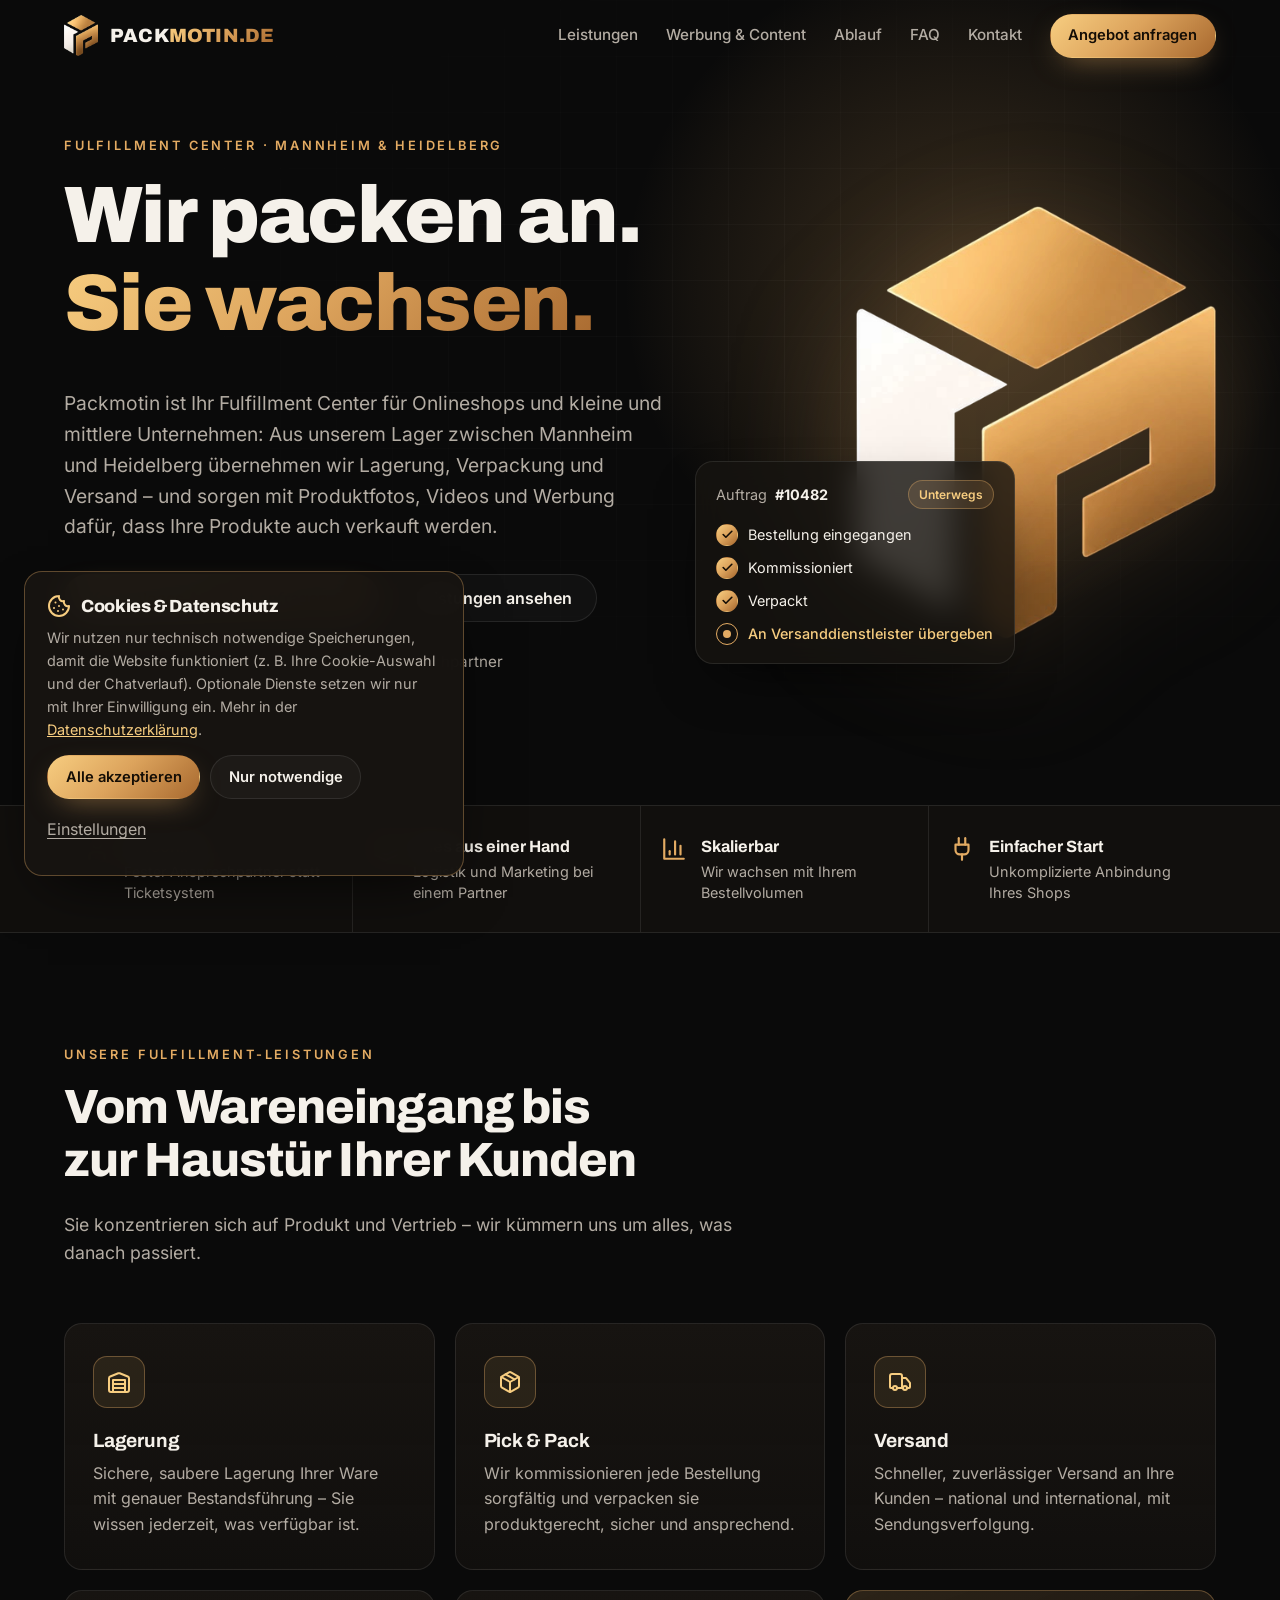
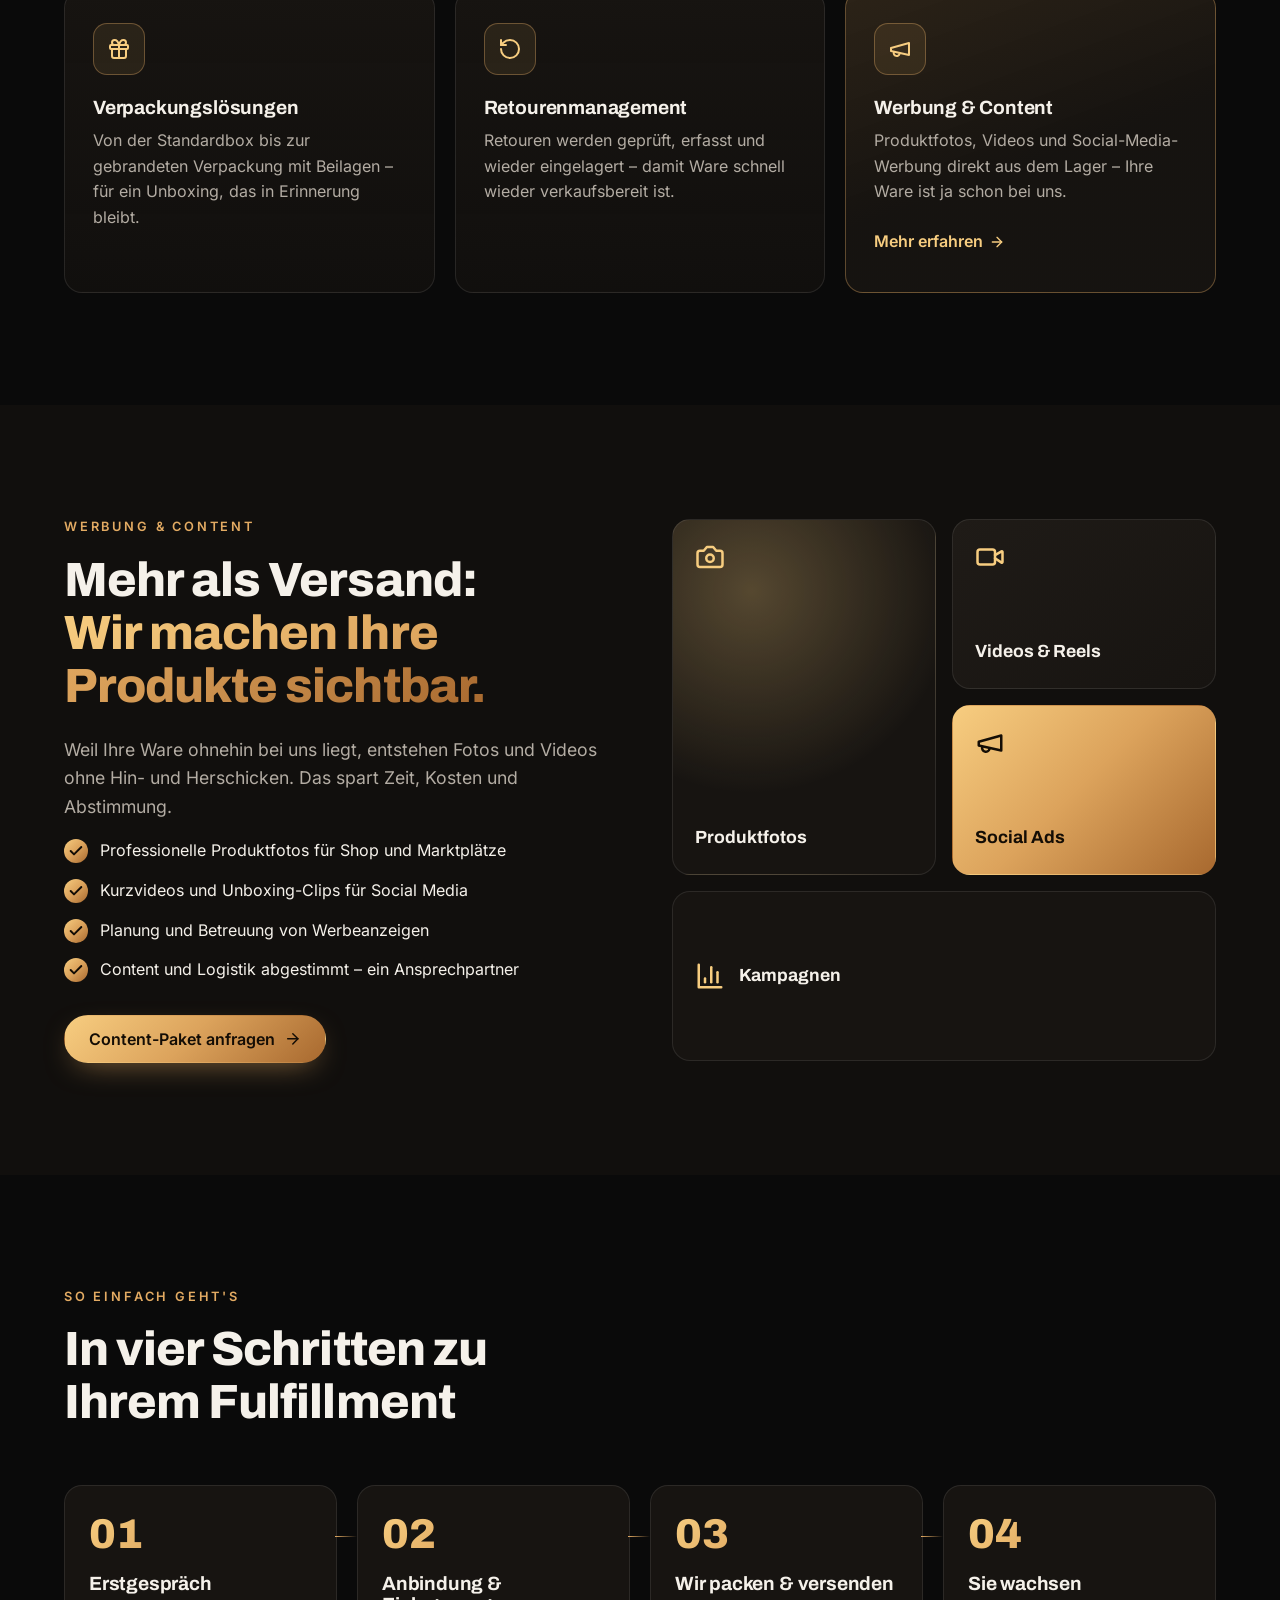
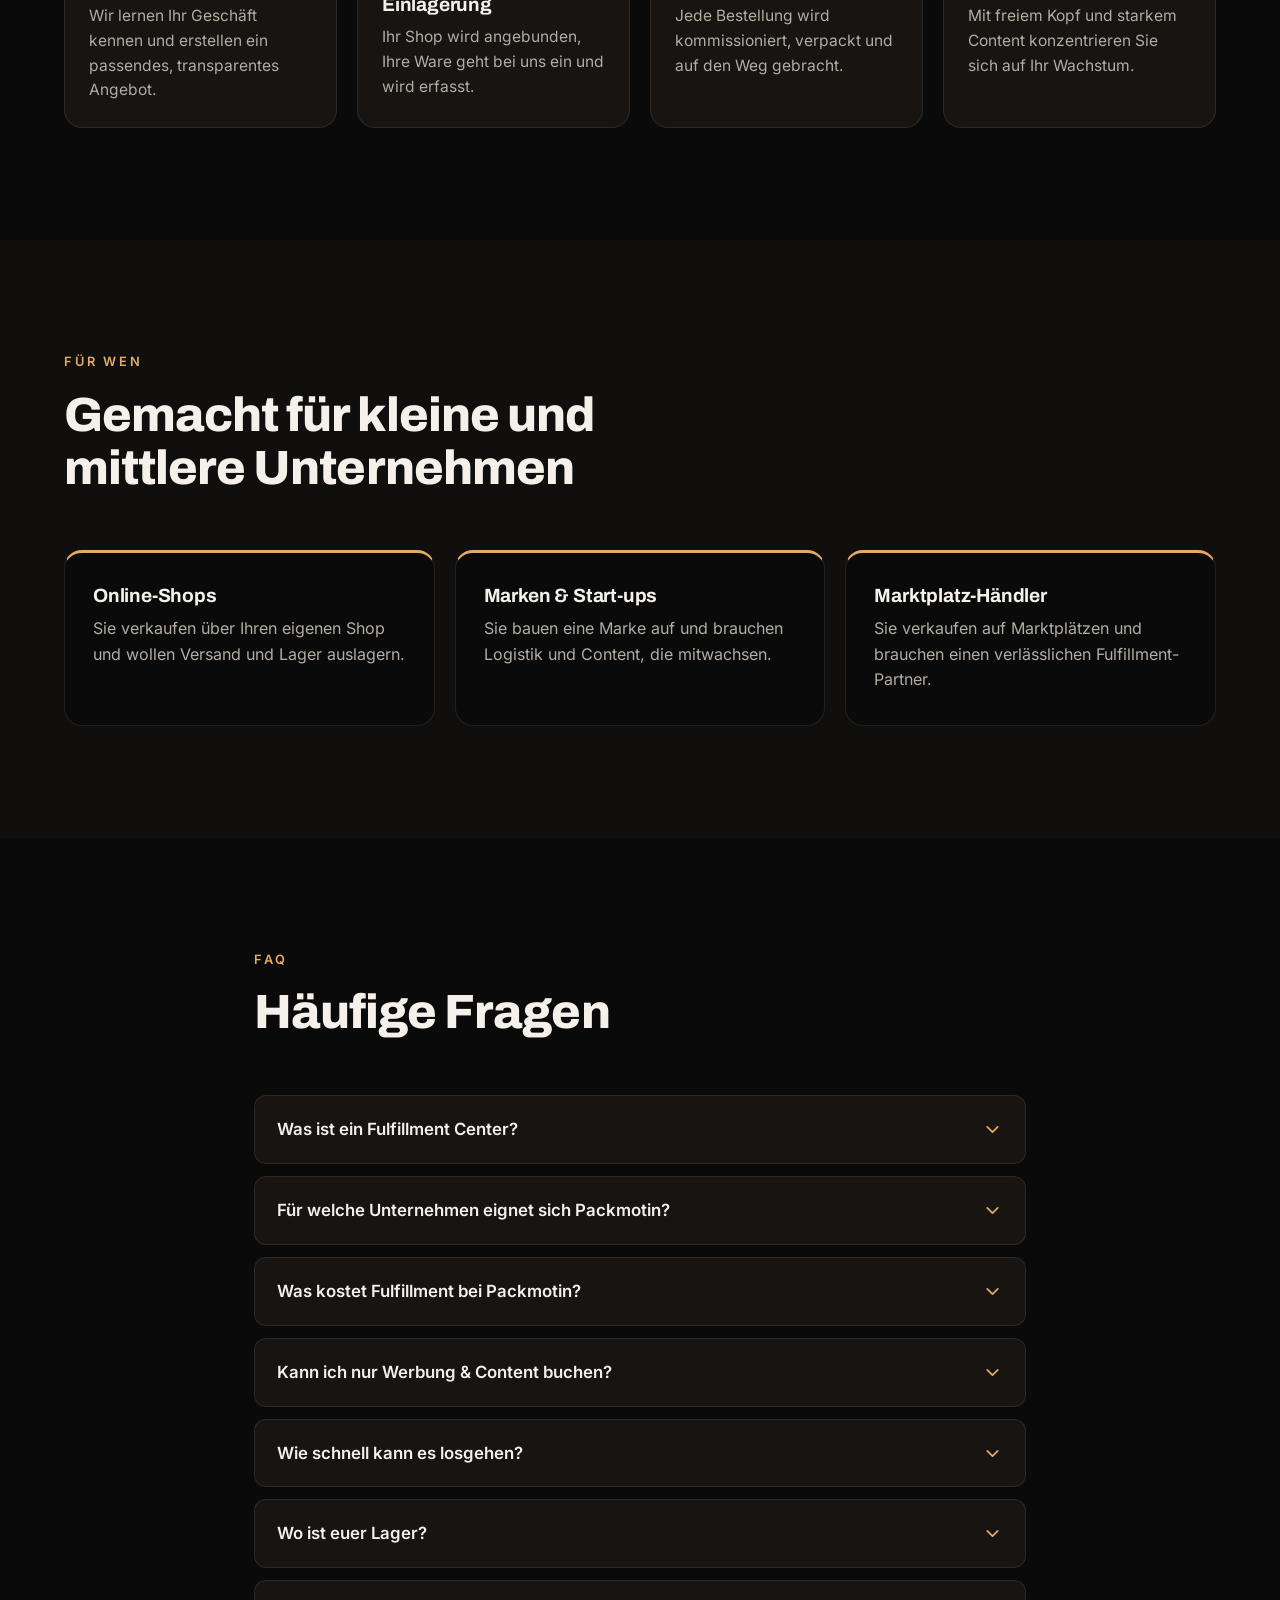
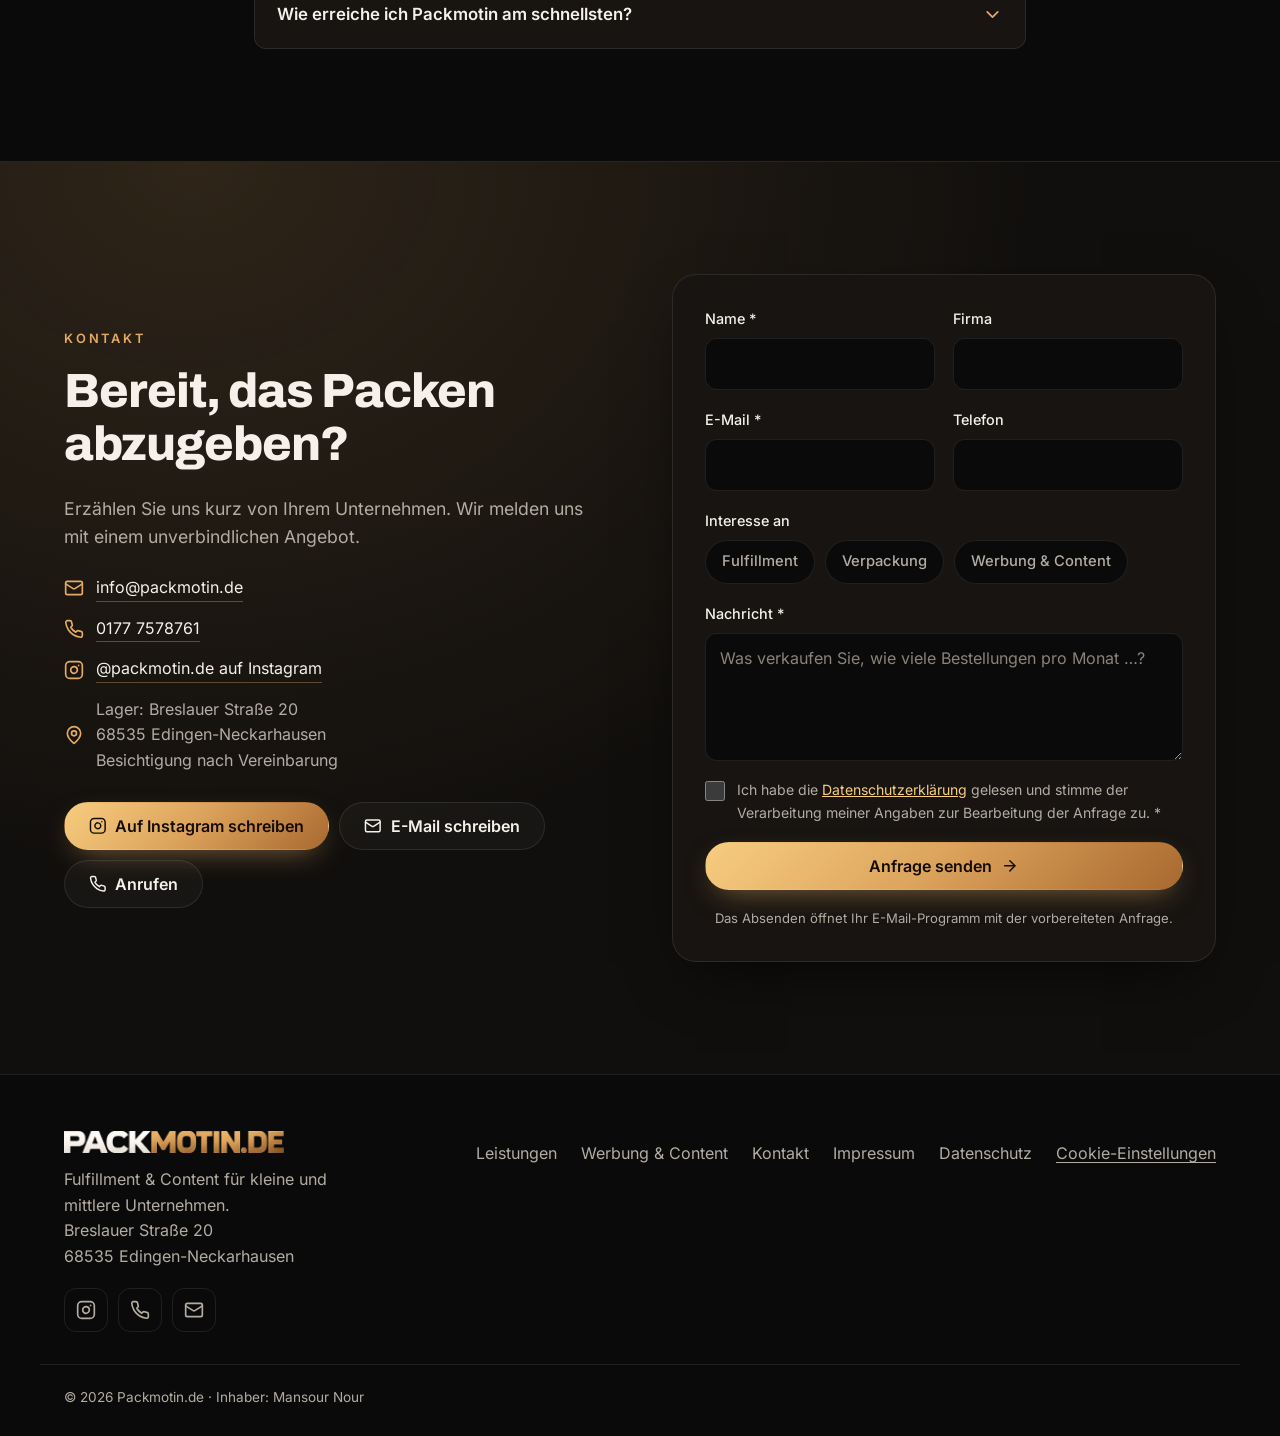
<file: index.html>
<!doctype html>
<html lang="de">
<head>
  <meta charset="utf-8">
  <script>
    // Send visitors on http:// or www. to https://packmotin.de (fallback when the server does not redirect)
    if (location.protocol === 'http:' || /^www\./i.test(location.hostname)) {
      if (/(^|\.)packmotin\.de$/i.test(location.hostname)) location.replace('https://packmotin.de' + location.pathname + location.search + location.hash);
    }
  </script>
  <meta name="viewport" content="width=device-width, initial-scale=1">
  <title>Fulfillment Center Mannheim &amp; Heidelberg | Packmotin</title>
  <meta name="description" content="Ihr Fulfillment Center zwischen Mannheim und Heidelberg: Lagerung, Pick &amp; Pack, Versand und Retouren für Onlineshops &amp; KMU – plus Produktfotos.">
  <link rel="canonical" href="https://packmotin.de/">
  <meta name="theme-color" content="#0a0a0a">
  <meta property="og:title" content="Packmotin – Fulfillment Center Mannheim &amp; Heidelberg">
  <meta property="og:description" content="Lagerung, Verpackung, Versand und Werbung für kleine und mittlere Unternehmen – aus einer Hand.">
  <meta property="og:image" content="https://packmotin.de/assets/og-image.jpg">
  <meta property="og:url" content="https://packmotin.de/">
  <meta property="og:site_name" content="Packmotin">
  <meta property="og:locale" content="de_DE">
  <meta property="og:type" content="website">
  <script type="application/ld+json">
  {
    "@context": "https://schema.org",
    "@type": "ProfessionalService",
    "name": "Packmotin",
    "alternateName": "Packmotin.de",
    "description": "Fulfillment Center in Edingen-Neckarhausen zwischen Mannheim und Heidelberg für kleine und mittlere Unternehmen: Lagerung, Pick & Pack, Versand, Retourenmanagement, Verpackungslösungen sowie Werbung & Content.",
    "url": "https://packmotin.de/",
    "logo": "https://packmotin.de/assets/logo-mark.png",
    "image": "https://packmotin.de/assets/og-image.jpg",
    "telephone": "+49 177 7578761",
    "email": "info@packmotin.de",
    "founder": { "@type": "Person", "name": "Mansour Nour" },
    "address": {
      "@type": "PostalAddress",
      "streetAddress": "Breslauer Straße 20",
      "postalCode": "68535",
      "addressLocality": "Edingen-Neckarhausen",
      "addressRegion": "Baden-Württemberg",
      "addressCountry": "DE"
    },
    "areaServed": { "@type": "Country", "name": "Deutschland" },
    "sameAs": ["https://www.instagram.com/packmotin.de/"],
    "knowsAbout": ["E-Commerce Fulfillment", "Lagerlogistik", "Pick & Pack", "Versand", "Retourenmanagement", "Produktfotografie", "Social-Media-Werbung"]
  }
  </script>
  <link rel="icon" href="/favicon.ico" sizes="48x48">
  <link rel="icon" type="image/png" sizes="32x32" href="/favicon-32x32.png">
  <link rel="apple-touch-icon" href="/apple-touch-icon.png">
  <link rel="preload" href="assets/fonts/archivo-latin-wght-normal.woff2" as="font" type="font/woff2" crossorigin>
  <link rel="preload" href="assets/fonts/inter-latin-wght-normal.woff2" as="font" type="font/woff2" crossorigin>
  <link rel="stylesheet" href="styles.css">
  <script>document.documentElement.classList.add('js')</script>
</head>
<body>
  <!-- Icon sprite (Lucide, ISC license) -->
  <svg width="0" height="0" style="position:absolute" aria-hidden="true">
    <defs>
      <symbol id="i-warehouse" viewBox="0 0 24 24"><path d="M22 8.35V20a2 2 0 0 1-2 2H4a2 2 0 0 1-2-2V8.35A2 2 0 0 1 3.26 6.5l8-3.2a2 2 0 0 1 1.48 0l8 3.2A2 2 0 0 1 22 8.35Z"/><path d="M6 18h12"/><path d="M6 14h12"/><rect width="12" height="12" x="6" y="10"/></symbol>
      <symbol id="i-package" viewBox="0 0 24 24"><path d="m7.5 4.27 9 5.15"/><path d="M21 8a2 2 0 0 0-1-1.73l-7-4a2 2 0 0 0-2 0l-7 4A2 2 0 0 0 3 8v8a2 2 0 0 0 1 1.73l7 4a2 2 0 0 0 2 0l7-4A2 2 0 0 0 21 16Z"/><path d="m3.3 7 8.7 5 8.7-5"/><path d="M12 22V12"/></symbol>
      <symbol id="i-truck" viewBox="0 0 24 24"><path d="M14 18V6a2 2 0 0 0-2-2H4a2 2 0 0 0-2 2v11a1 1 0 0 0 1 1h2"/><path d="M15 18H9"/><path d="M19 18h2a1 1 0 0 0 1-1v-3.65a1 1 0 0 0-.22-.624l-3.48-4.35A1 1 0 0 0 17.52 8H14"/><circle cx="17" cy="18" r="2"/><circle cx="7" cy="18" r="2"/></symbol>
      <symbol id="i-return" viewBox="0 0 24 24"><path d="M3 12a9 9 0 1 0 9-9 9.75 9.75 0 0 0-6.74 2.74L3 8"/><path d="M3 3v5h5"/></symbol>
      <symbol id="i-gift" viewBox="0 0 24 24"><rect x="3" y="8" width="18" height="4" rx="1"/><path d="M12 8v13"/><path d="M19 12v7a2 2 0 0 1-2 2H7a2 2 0 0 1-2-2v-7"/><path d="M7.5 8a2.5 2.5 0 0 1 0-5A4.8 8 0 0 1 12 8a4.8 8 0 0 1 4.5-5 2.5 2.5 0 0 1 0 5"/></symbol>
      <symbol id="i-megaphone" viewBox="0 0 24 24"><path d="m3 11 18-5v12L3 14v-3z"/><path d="M11.6 16.8a3 3 0 1 1-5.8-1.6"/></symbol>
      <symbol id="i-camera" viewBox="0 0 24 24"><path d="M14.5 4h-5L7 7H4a2 2 0 0 0-2 2v9a2 2 0 0 0 2 2h16a2 2 0 0 0 2-2V9a2 2 0 0 0-2-2h-3l-2.5-3z"/><circle cx="12" cy="13" r="3"/></symbol>
      <symbol id="i-video" viewBox="0 0 24 24"><path d="m16 13 5.223 3.482a.5.5 0 0 0 .777-.416V7.87a.5.5 0 0 0-.752-.432L16 10.5"/><rect x="2" y="6" width="14" height="12" rx="2"/></symbol>
      <symbol id="i-chart" viewBox="0 0 24 24"><path d="M3 3v18h18"/><path d="M18 17V9"/><path d="M13 17V5"/><path d="M8 17v-3"/></symbol>
      <symbol id="i-check" viewBox="0 0 24 24"><path d="M20 6 9 17l-5-5"/></symbol>
      <symbol id="i-arrow" viewBox="0 0 24 24"><path d="M5 12h14"/><path d="m12 5 7 7-7 7"/></symbol>
      <symbol id="i-user" viewBox="0 0 24 24"><path d="M19 21v-2a4 4 0 0 0-4-4H9a4 4 0 0 0-4 4v2"/><circle cx="12" cy="7" r="4"/></symbol>
      <symbol id="i-plug" viewBox="0 0 24 24"><path d="M12 22v-5"/><path d="M9 8V2"/><path d="M15 8V2"/><path d="M18 8v5a4 4 0 0 1-4 4h-4a4 4 0 0 1-4-4V8Z"/></symbol>
      <symbol id="i-layers" viewBox="0 0 24 24"><path d="m12.83 2.18a2 2 0 0 0-1.66 0L2.6 6.08a1 1 0 0 0 0 1.83l8.58 3.91a2 2 0 0 0 1.66 0l8.58-3.9a1 1 0 0 0 0-1.83Z"/><path d="m22 17.65-9.17 4.16a2 2 0 0 1-1.66 0L2 17.65"/><path d="m22 12.65-9.17 4.16a2 2 0 0 1-1.66 0L2 12.65"/></symbol>
      <symbol id="i-mail" viewBox="0 0 24 24"><rect width="20" height="16" x="2" y="4" rx="2"/><path d="m22 7-8.97 5.7a1.94 1.94 0 0 1-2.06 0L2 7"/></symbol>
      <symbol id="i-phone" viewBox="0 0 24 24"><path d="M22 16.92v3a2 2 0 0 1-2.18 2 19.79 19.79 0 0 1-8.63-3.07 19.5 19.5 0 0 1-6-6 19.79 19.79 0 0 1-3.07-8.67A2 2 0 0 1 4.11 2h3a2 2 0 0 1 2 1.72 12.84 12.84 0 0 0 .7 2.81 2 2 0 0 1-.45 2.11L8.09 9.91a16 16 0 0 0 6 6l1.27-1.27a2 2 0 0 1 2.11-.45 12.84 12.84 0 0 0 2.81.7A2 2 0 0 1 22 16.92z"/></symbol>
      <symbol id="i-pin" viewBox="0 0 24 24"><path d="M20 10c0 4.993-5.539 10.193-7.399 11.799a1 1 0 0 1-1.202 0C9.539 20.193 4 14.993 4 10a8 8 0 0 1 16 0"/><circle cx="12" cy="10" r="3"/></symbol>
      <symbol id="i-menu" viewBox="0 0 24 24"><path d="M4 6h16"/><path d="M4 12h16"/><path d="M4 18h16"/></symbol>
      <symbol id="i-x" viewBox="0 0 24 24"><path d="M18 6 6 18"/><path d="m6 6 12 12"/></symbol>
      <symbol id="i-instagram" viewBox="0 0 24 24"><rect width="20" height="20" x="2" y="2" rx="5" ry="5"/><path d="M16 11.37A4 4 0 1 1 12.63 8 4 4 0 0 1 16 11.37z"/><path d="M17.5 6.5h.01"/></symbol>
      <symbol id="i-chat" viewBox="0 0 24 24"><path d="M7.9 20A9 9 0 1 0 4 16.1L2 22Z"/></symbol>
      <symbol id="i-send" viewBox="0 0 24 24"><path d="M14.536 21.686a.5.5 0 0 0 .937-.024l6.5-19a.496.496 0 0 0-.635-.635l-19 6.5a.5.5 0 0 0-.024.937l7.93 3.18a2 2 0 0 1 1.112 1.11z"/><path d="m21.854 2.147-10.94 10.939"/></symbol>
      <symbol id="i-bot" viewBox="0 0 24 24"><path d="M12 8V4H8"/><rect width="16" height="12" x="4" y="8" rx="2"/><path d="M2 14h2"/><path d="M20 14h2"/><path d="M15 13v2"/><path d="M9 13v2"/></symbol>
      <symbol id="i-cookie" viewBox="0 0 24 24"><path d="M12 2a10 10 0 1 0 10 10 4 4 0 0 1-5-5 4 4 0 0 1-5-5"/><path d="M8.5 8.5v.01"/><path d="M16 15.5v.01"/><path d="M12 12v.01"/><path d="M11 17v.01"/><path d="M7 14v.01"/></symbol>
      <symbol id="i-chevron" viewBox="0 0 24 24"><path d="m6 9 6 6 6-6"/></symbol>
    </defs>
  </svg>

  <a class="skip-link" href="#main">Zum Inhalt springen</a>

  <header class="site-header" id="top">
    <div class="container header-inner">
      <a class="brand" href="#top" aria-label="Packmotin – zur Startseite">
        <img src="assets/logo-mark.png" alt="" width="34" height="41">
        <span class="brand-text"><span class="brand-pack">PACK</span><span class="brand-motin">MOTIN.DE</span></span>
      </a>
      <input class="nav-check" type="checkbox" id="nav-check" aria-hidden="true" tabindex="-1">
      <nav class="nav" id="nav" aria-label="Hauptnavigation">
        <a href="#leistungen">Leistungen</a>
        <a href="#content">Werbung &amp; Content</a>
        <a href="#ablauf">Ablauf</a>
        <a href="#faq">FAQ</a>
        <a href="#kontakt">Kontakt</a>
        <a class="btn btn-gold btn-sm nav-cta" href="#kontakt">Angebot anfragen</a>
      </nav>
      <label class="nav-toggle" for="nav-check" role="button" tabindex="0" aria-controls="nav" aria-expanded="false" aria-label="Menü öffnen">
        <svg class="icon"><use href="#i-menu"/></svg>
      </label>
    </div>
  </header>

  <main id="main">
    <!-- Hero -->
    <section class="hero">
      <div class="hero-glow" aria-hidden="true"></div>
      <div class="container hero-grid">
        <div class="hero-copy">
          <p class="eyebrow reveal">Fulfillment Center · Mannheim &amp; Heidelberg</p>
          <h1 class="reveal">Wir packen&nbsp;an.<br><span class="gold-text">Sie wachsen.</span></h1>
          <p class="lead reveal">Packmotin ist Ihr Fulfillment Center für Onlineshops und kleine und mittlere Unternehmen: Aus unserem Lager zwischen Mannheim und Heidelberg übernehmen wir Lagerung, Verpackung und Versand – und sorgen mit Produktfotos, Videos und Werbung dafür, dass Ihre Produkte auch verkauft werden.</p>
          <div class="hero-actions reveal">
            <a class="btn btn-gold" href="#kontakt">Kostenloses Angebot anfragen <svg class="icon"><use href="#i-arrow"/></svg></a>
            <a class="btn btn-ghost" href="#leistungen">Leistungen ansehen</a>
          </div>
          <ul class="hero-points reveal">
            <li><svg class="icon"><use href="#i-check"/></svg>Alles aus einer Hand</li>
            <li><svg class="icon"><use href="#i-check"/></svg>Persönlicher Ansprechpartner</li>
            <li><svg class="icon"><use href="#i-check"/></svg>Flexibel mit Ihnen skalierbar</li>
          </ul>
        </div>

        <div class="hero-visual reveal" aria-hidden="true">
          <img class="hero-mark" src="assets/logo-mark.png" alt="" width="425" height="512">
          <div class="order-card">
            <div class="order-head">
              <span class="order-label">Auftrag</span>
              <span class="order-id">#10482</span>
              <span class="status-pill">Unterwegs</span>
            </div>
            <ol class="order-steps">
              <li class="done"><span class="dot"><svg class="icon"><use href="#i-check"/></svg></span>Bestellung eingegangen</li>
              <li class="done"><span class="dot"><svg class="icon"><use href="#i-check"/></svg></span>Kommissioniert</li>
              <li class="done"><span class="dot"><svg class="icon"><use href="#i-check"/></svg></span>Verpackt</li>
              <li class="active"><span class="dot"></span>An Versanddienstleister übergeben</li>
            </ol>
          </div>
        </div>
      </div>
    </section>

    <!-- Value strip -->
    <section class="strip" aria-label="Vorteile">
      <div class="container strip-grid">
        <div class="strip-item reveal"><svg class="icon"><use href="#i-user"/></svg><div><strong>Persönlich</strong><span>Fester Ansprechpartner statt Ticketsystem</span></div></div>
        <div class="strip-item reveal"><svg class="icon"><use href="#i-layers"/></svg><div><strong>Alles aus einer Hand</strong><span>Logistik und Marketing bei einem Partner</span></div></div>
        <div class="strip-item reveal"><svg class="icon"><use href="#i-chart"/></svg><div><strong>Skalierbar</strong><span>Wir wachsen mit Ihrem Bestellvolumen</span></div></div>
        <div class="strip-item reveal"><svg class="icon"><use href="#i-plug"/></svg><div><strong>Einfacher Start</strong><span>Unkomplizierte Anbindung Ihres Shops</span></div></div>
      </div>
    </section>

    <!-- Services -->
    <section class="section" id="leistungen">
      <div class="container">
        <div class="section-head reveal">
          <p class="eyebrow">Unsere Fulfillment-Leistungen</p>
          <h2>Vom Wareneingang bis zur Haustür Ihrer Kunden</h2>
          <p class="section-lead">Sie konzentrieren sich auf Produkt und Vertrieb – wir kümmern uns um alles, was danach passiert.</p>
        </div>
        <div class="cards">
          <article class="card reveal">
            <div class="card-icon"><svg class="icon"><use href="#i-warehouse"/></svg></div>
            <h3>Lagerung</h3>
            <p>Sichere, saubere Lagerung Ihrer Ware mit genauer Bestandsführung – Sie wissen jederzeit, was verfügbar ist.</p>
          </article>
          <article class="card reveal">
            <div class="card-icon"><svg class="icon"><use href="#i-package"/></svg></div>
            <h3>Pick &amp; Pack</h3>
            <p>Wir kommissionieren jede Bestellung sorgfältig und verpacken sie produktgerecht, sicher und ansprechend.</p>
          </article>
          <article class="card reveal">
            <div class="card-icon"><svg class="icon"><use href="#i-truck"/></svg></div>
            <h3>Versand</h3>
            <p>Schneller, zuverlässiger Versand an Ihre Kunden – national und international, mit Sendungsverfolgung.</p>
          </article>
          <article class="card reveal">
            <div class="card-icon"><svg class="icon"><use href="#i-gift"/></svg></div>
            <h3>Verpackungslösungen</h3>
            <p>Von der Standardbox bis zur gebrandeten Verpackung mit Beilagen – für ein Unboxing, das in Erinnerung bleibt.</p>
          </article>
          <article class="card reveal">
            <div class="card-icon"><svg class="icon"><use href="#i-return"/></svg></div>
            <h3>Retourenmanagement</h3>
            <p>Retouren werden geprüft, erfasst und wieder eingelagert – damit Ware schnell wieder verkaufsbereit ist.</p>
          </article>
          <article class="card card-highlight reveal">
            <div class="card-icon"><svg class="icon"><use href="#i-megaphone"/></svg></div>
            <h3>Werbung &amp; Content</h3>
            <p>Produktfotos, Videos und Social-Media-Werbung direkt aus dem Lager – Ihre Ware ist ja schon bei uns.</p>
            <a class="card-link" href="#content">Mehr erfahren <svg class="icon"><use href="#i-arrow"/></svg></a>
          </article>
        </div>
      </div>
    </section>

    <!-- Content -->
    <section class="section section-alt" id="content">
      <div class="container split">
        <div class="split-copy reveal">
          <p class="eyebrow">Werbung &amp; Content</p>
          <h2>Mehr als Versand: <span class="gold-text">Wir machen Ihre Produkte sichtbar.</span></h2>
          <p class="section-lead">Weil Ihre Ware ohnehin bei uns liegt, entstehen Fotos und Videos ohne Hin- und Herschicken. Das spart Zeit, Kosten und Abstimmung.</p>
          <ul class="checklist">
            <li><svg class="icon"><use href="#i-check"/></svg>Professionelle Produktfotos für Shop und Marktplätze</li>
            <li><svg class="icon"><use href="#i-check"/></svg>Kurzvideos und Unboxing-Clips für Social Media</li>
            <li><svg class="icon"><use href="#i-check"/></svg>Planung und Betreuung von Werbeanzeigen</li>
            <li><svg class="icon"><use href="#i-check"/></svg>Content und Logistik abgestimmt – ein Ansprechpartner</li>
          </ul>
          <a class="btn btn-gold" href="#kontakt">Content-Paket anfragen <svg class="icon"><use href="#i-arrow"/></svg></a>
        </div>
        <div class="content-tiles reveal" aria-hidden="true">
          <div class="tile tile-a"><svg class="icon"><use href="#i-camera"/></svg><span>Produktfotos</span></div>
          <div class="tile tile-b"><svg class="icon"><use href="#i-video"/></svg><span>Videos &amp; Reels</span></div>
          <div class="tile tile-c"><svg class="icon"><use href="#i-megaphone"/></svg><span>Social Ads</span></div>
          <div class="tile tile-d"><svg class="icon"><use href="#i-chart"/></svg><span>Kampagnen</span></div>
        </div>
      </div>
    </section>

    <!-- Process -->
    <section class="section" id="ablauf">
      <div class="container">
        <div class="section-head reveal">
          <p class="eyebrow">So einfach geht's</p>
          <h2>In vier Schritten zu Ihrem Fulfillment</h2>
        </div>
        <ol class="steps">
          <li class="step reveal">
            <span class="step-num">01</span>
            <h3>Erstgespräch</h3>
            <p>Wir lernen Ihr Geschäft kennen und erstellen ein passendes, transparentes Angebot.</p>
          </li>
          <li class="step reveal">
            <span class="step-num">02</span>
            <h3>Anbindung &amp; Einlagerung</h3>
            <p>Ihr Shop wird angebunden, Ihre Ware geht bei uns ein und wird erfasst.</p>
          </li>
          <li class="step reveal">
            <span class="step-num">03</span>
            <h3>Wir packen &amp; versenden</h3>
            <p>Jede Bestellung wird kommissioniert, verpackt und auf den Weg gebracht.</p>
          </li>
          <li class="step reveal">
            <span class="step-num">04</span>
            <h3>Sie wachsen</h3>
            <p>Mit freiem Kopf und starkem Content konzentrieren Sie sich auf Ihr Wachstum.</p>
          </li>
        </ol>
      </div>
    </section>

    <!-- Audience -->
    <section class="section section-alt" id="fuer-wen">
      <div class="container">
        <div class="section-head reveal">
          <p class="eyebrow">Für wen</p>
          <h2>Gemacht für kleine und mittlere Unternehmen</h2>
        </div>
        <div class="audience">
          <div class="audience-item reveal">
            <h3>Online-Shops</h3>
            <p>Sie verkaufen über Ihren eigenen Shop und wollen Versand und Lager auslagern.</p>
          </div>
          <div class="audience-item reveal">
            <h3>Marken &amp; Start-ups</h3>
            <p>Sie bauen eine Marke auf und brauchen Logistik und Content, die mitwachsen.</p>
          </div>
          <div class="audience-item reveal">
            <h3>Marktplatz-Händler</h3>
            <p>Sie verkaufen auf Marktplätzen und brauchen einen verlässlichen Fulfillment-Partner.</p>
          </div>
        </div>
      </div>
    </section>

    <!-- FAQ -->
    <section class="section" id="faq">
      <div class="container narrow">
        <div class="section-head reveal">
          <p class="eyebrow">FAQ</p>
          <h2>Häufige Fragen</h2>
        </div>
        <div class="faq">
          <details class="reveal">
            <summary>Was ist ein Fulfillment Center?<svg class="icon"><use href="#i-chevron"/></svg></summary>
            <p>Ein Fulfillment Center übernimmt für Onlinehändler alle Schritte nach der Bestellung: Ware einlagern, Bestellungen kommissionieren und verpacken, an den Kunden versenden und Retouren bearbeiten. Als Fulfillment-Dienstleister für kleine und mittlere Unternehmen übernimmt Packmotin genau das – und auf Wunsch auch Produktfotos und Werbung.</p>
          </details>
          <details class="reveal">
            <summary>Für welche Unternehmen eignet sich Packmotin?<svg class="icon"><use href="#i-chevron"/></svg></summary>
            <p>Für kleine und mittlere Unternehmen, die physische Produkte online verkaufen und Lager, Versand oder Marketing nicht mehr selbst stemmen möchten.</p>
          </details>
          <details class="reveal">
            <summary>Was kostet Fulfillment bei Packmotin?<svg class="icon"><use href="#i-chevron"/></svg></summary>
            <p>Das hängt von Ihren Produkten, dem Bestellvolumen und dem gewünschten Service ab. Nach einem kurzen Gespräch erhalten Sie ein individuelles, transparentes Angebot.</p>
          </details>
          <details class="reveal">
            <summary>Kann ich nur Werbung &amp; Content buchen?<svg class="icon"><use href="#i-chevron"/></svg></summary>
            <p>Ja. Sie können Fulfillment und Content einzeln oder kombiniert buchen. Am meisten sparen Sie, wenn beides zusammenläuft, weil Ihre Ware schon bei uns ist.</p>
          </details>
          <details class="reveal">
            <summary>Wie schnell kann es losgehen?<svg class="icon"><use href="#i-chevron"/></svg></summary>
            <p>Nach dem Erstgespräch planen wir gemeinsam die Anbindung Ihres Shops und die Einlagerung. Den genauen Zeitplan stimmen wir mit Ihnen ab.</p>
          </details>
          <details class="reveal">
            <summary>Wo ist euer Lager?<svg class="icon"><use href="#i-chevron"/></svg></summary>
            <p>In Edingen-Neckarhausen (Breslauer Straße 20), zwischen Mannheim und Heidelberg. Von dort versenden wir deutschlandweit. Gern zeigen wir Ihnen das Lager persönlich – vereinbaren Sie einfach einen Termin unter <a href="tel:+491777578761">0177 7578761</a>.</p>
          </details>
          <details class="reveal">
            <summary>Wie erreiche ich Packmotin am schnellsten?<svg class="icon"><use href="#i-chevron"/></svg></summary>
            <p>Telefonisch unter <a href="tel:+491777578761">0177 7578761</a>, per E-Mail an <a href="mailto:info@packmotin.de?subject=Anfrage%20%C3%BCber%20packmotin.de">info@packmotin.de</a> oder per Direktnachricht auf <a href="https://ig.me/m/packmotin.de">Instagram</a>.</p>
          </details>
        </div>
      </div>
    </section>

    <!-- Contact -->
    <section class="section section-cta" id="kontakt">
      <div class="container split">
        <div class="split-copy reveal">
          <p class="eyebrow">Kontakt</p>
          <h2>Bereit, das Packen abzugeben?</h2>
          <p class="section-lead">Erzählen Sie uns kurz von Ihrem Unternehmen. Wir melden uns mit einem unverbindlichen Angebot.</p>
          <ul class="contact-list">
            <li><svg class="icon"><use href="#i-mail"/></svg><a href="mailto:info@packmotin.de?subject=Anfrage%20%C3%BCber%20packmotin.de">info@packmotin.de</a></li>
            <li><svg class="icon"><use href="#i-phone"/></svg><a href="tel:+491777578761">0177 7578761</a></li>
            <li><svg class="icon"><use href="#i-instagram"/></svg><a href="https://ig.me/m/packmotin.de">@packmotin.de auf Instagram</a></li>
            <li><svg class="icon"><use href="#i-pin"/></svg><span>Lager: Breslauer Straße 20<br>68535 Edingen-Neckarhausen<br>Besichtigung nach Vereinbarung</span></li>
          </ul>
          <div class="quick-contact">
            <a class="btn btn-gold" href="https://ig.me/m/packmotin.de"><svg class="icon"><use href="#i-instagram"/></svg>Auf Instagram schreiben</a>
            <a class="btn btn-ghost" href="mailto:info@packmotin.de?subject=Anfrage%20%C3%BCber%20packmotin.de"><svg class="icon"><use href="#i-mail"/></svg>E-Mail schreiben</a>
            <a class="btn btn-ghost" href="tel:+491777578761"><svg class="icon"><use href="#i-phone"/></svg>Anrufen</a>
          </div>
        </div>
        <form class="contact-form reveal" id="contact-form" novalidate>
          <div class="field-row">
            <div class="field">
              <label for="f-name">Name *</label>
              <input id="f-name" name="name" type="text" autocomplete="name" required>
            </div>
            <div class="field">
              <label for="f-company">Firma</label>
              <input id="f-company" name="company" type="text" autocomplete="organization">
            </div>
          </div>
          <div class="field-row">
            <div class="field">
              <label for="f-email">E-Mail *</label>
              <input id="f-email" name="email" type="email" autocomplete="email" required>
            </div>
            <div class="field">
              <label for="f-phone">Telefon</label>
              <input id="f-phone" name="phone" type="tel" autocomplete="tel">
            </div>
          </div>
          <fieldset class="field">
            <legend>Interesse an</legend>
            <div class="chips">
              <label class="chip"><input type="checkbox" name="interest" value="Fulfillment"><span>Fulfillment</span></label>
              <label class="chip"><input type="checkbox" name="interest" value="Verpackung"><span>Verpackung</span></label>
              <label class="chip"><input type="checkbox" name="interest" value="Werbung & Content"><span>Werbung &amp; Content</span></label>
            </div>
          </fieldset>
          <div class="field">
            <label for="f-message">Nachricht *</label>
            <textarea id="f-message" name="message" rows="4" required placeholder="Was verkaufen Sie, wie viele Bestellungen pro Monat …?"></textarea>
          </div>
          <label class="consent">
            <input type="checkbox" name="consent" required>
            <span>Ich habe die <a href="datenschutz.html">Datenschutzerklärung</a> gelesen und stimme der Verarbeitung meiner Angaben zur Bearbeitung der Anfrage zu. *</span>
          </label>
          <p class="form-error" id="form-error" role="alert" hidden></p>
          <button class="btn btn-gold btn-block" type="submit">Anfrage senden <svg class="icon"><use href="#i-arrow"/></svg></button>
          <p class="form-note">Das Absenden öffnet Ihr E-Mail-Programm mit der vorbereiteten Anfrage.</p>
        </form>
      </div>
    </section>
  </main>

  <footer class="site-footer">
    <div class="container footer-grid">
      <div>
        <img class="footer-logo" src="assets/logo-wordmark.png" alt="Packmotin.de" width="220" height="22">
        <p class="footer-tag">Fulfillment &amp; Content für kleine und mittlere Unternehmen.<br>Breslauer Straße 20<br>68535 Edingen-Neckarhausen</p>
        <div class="footer-social">
          <a href="https://ig.me/m/packmotin.de" aria-label="Packmotin auf Instagram"><svg class="icon"><use href="#i-instagram"/></svg></a>
          <a href="tel:+491777578761" aria-label="Anrufen: 0177 7578761"><svg class="icon"><use href="#i-phone"/></svg></a>
          <a href="mailto:info@packmotin.de?subject=Anfrage%20%C3%BCber%20packmotin.de" aria-label="E-Mail schreiben"><svg class="icon"><use href="#i-mail"/></svg></a>
        </div>
      </div>
      <nav class="footer-nav" aria-label="Footer">
        <a href="#leistungen">Leistungen</a>
        <a href="#content">Werbung &amp; Content</a>
        <a href="#kontakt">Kontakt</a>
        <a href="impressum.html">Impressum</a>
        <a href="datenschutz.html">Datenschutz</a>
        <button class="link-btn" type="button" data-cookie-settings>Cookie-Einstellungen</button>
      </nav>
    </div>
    <div class="container footer-bottom">
      <p>© <span id="year">2026</span> Packmotin.de · Inhaber: Mansour Nour</p>
    </div>
  </footer>

  <!-- Cookie banner -->
  <div class="cookie" id="cookie" role="dialog" aria-modal="false" aria-labelledby="cookie-title" hidden>
    <div class="cookie-head">
      <svg class="icon"><use href="#i-cookie"/></svg>
      <h2 id="cookie-title">Cookies &amp; Datenschutz</h2>
    </div>
    <p>Wir nutzen nur technisch notwendige Speicherungen, damit die Website funktioniert (z.&nbsp;B. Ihre Cookie-Auswahl und der Chatverlauf). Optionale Dienste setzen wir nur mit Ihrer Einwilligung ein. Mehr in der <a href="datenschutz.html">Datenschutzerklärung</a>.</p>
    <div class="cookie-options" id="cookie-options" hidden>
      <label class="cookie-opt">
        <input type="checkbox" checked disabled>
        <span><strong>Notwendig</strong>Für Grundfunktionen der Seite. Immer aktiv.</span>
      </label>
      <label class="cookie-opt">
        <input type="checkbox" name="statistics">
        <span><strong>Statistik</strong>Hilft uns zu verstehen, wie die Seite genutzt wird.</span>
      </label>
      <label class="cookie-opt">
        <input type="checkbox" name="marketing">
        <span><strong>Marketing</strong>Für eingebettete Inhalte und Werbung, z.&nbsp;B. von Instagram.</span>
      </label>
    </div>
    <div class="cookie-actions">
      <button class="btn btn-gold btn-sm" type="button" data-cookie="all">Alle akzeptieren</button>
      <button class="btn btn-ghost btn-sm" type="button" data-cookie="necessary">Nur notwendige</button>
      <button class="link-btn" type="button" data-cookie="toggle" aria-expanded="false" aria-controls="cookie-options">Einstellungen</button>
      <button class="btn btn-ghost btn-sm" type="button" data-cookie="save" hidden>Auswahl speichern</button>
    </div>
  </div>

  <!-- Chatbot -->
  <button class="chat-launcher" id="chat-launcher" type="button" aria-controls="chat" aria-expanded="false" aria-label="Chat mit dem Packmotin-Assistenten öffnen">
    <svg class="icon icon-open"><use href="#i-chat"/></svg>
    <svg class="icon icon-close"><use href="#i-x"/></svg>
  </button>
  <section class="chat" id="chat" aria-label="Packmotin-Assistent" hidden>
    <header class="chat-head">
      <span class="chat-avatar"><svg class="icon"><use href="#i-bot"/></svg></span>
      <div>
        <strong>Packmotin-Assistent</strong>
        <span class="chat-status">Beantwortet Ihre Fragen sofort</span>
      </div>
      <button class="chat-close" type="button" aria-label="Chat schließen"><svg class="icon"><use href="#i-x"/></svg></button>
    </header>
    <div class="chat-log" id="chat-log" role="log" aria-live="polite"></div>
    <div class="chat-suggest" id="chat-suggest"></div>
    <form class="chat-form" id="chat-form" autocomplete="off">
      <label class="sr-only" for="chat-input">Ihre Frage</label>
      <input id="chat-input" type="text" placeholder="Ihre Frage …" maxlength="500">
      <button type="submit" aria-label="Senden"><svg class="icon"><use href="#i-send"/></svg></button>
    </form>
  </section>

  <script src="script.js" defer></script>
</body>
</html>
</file>
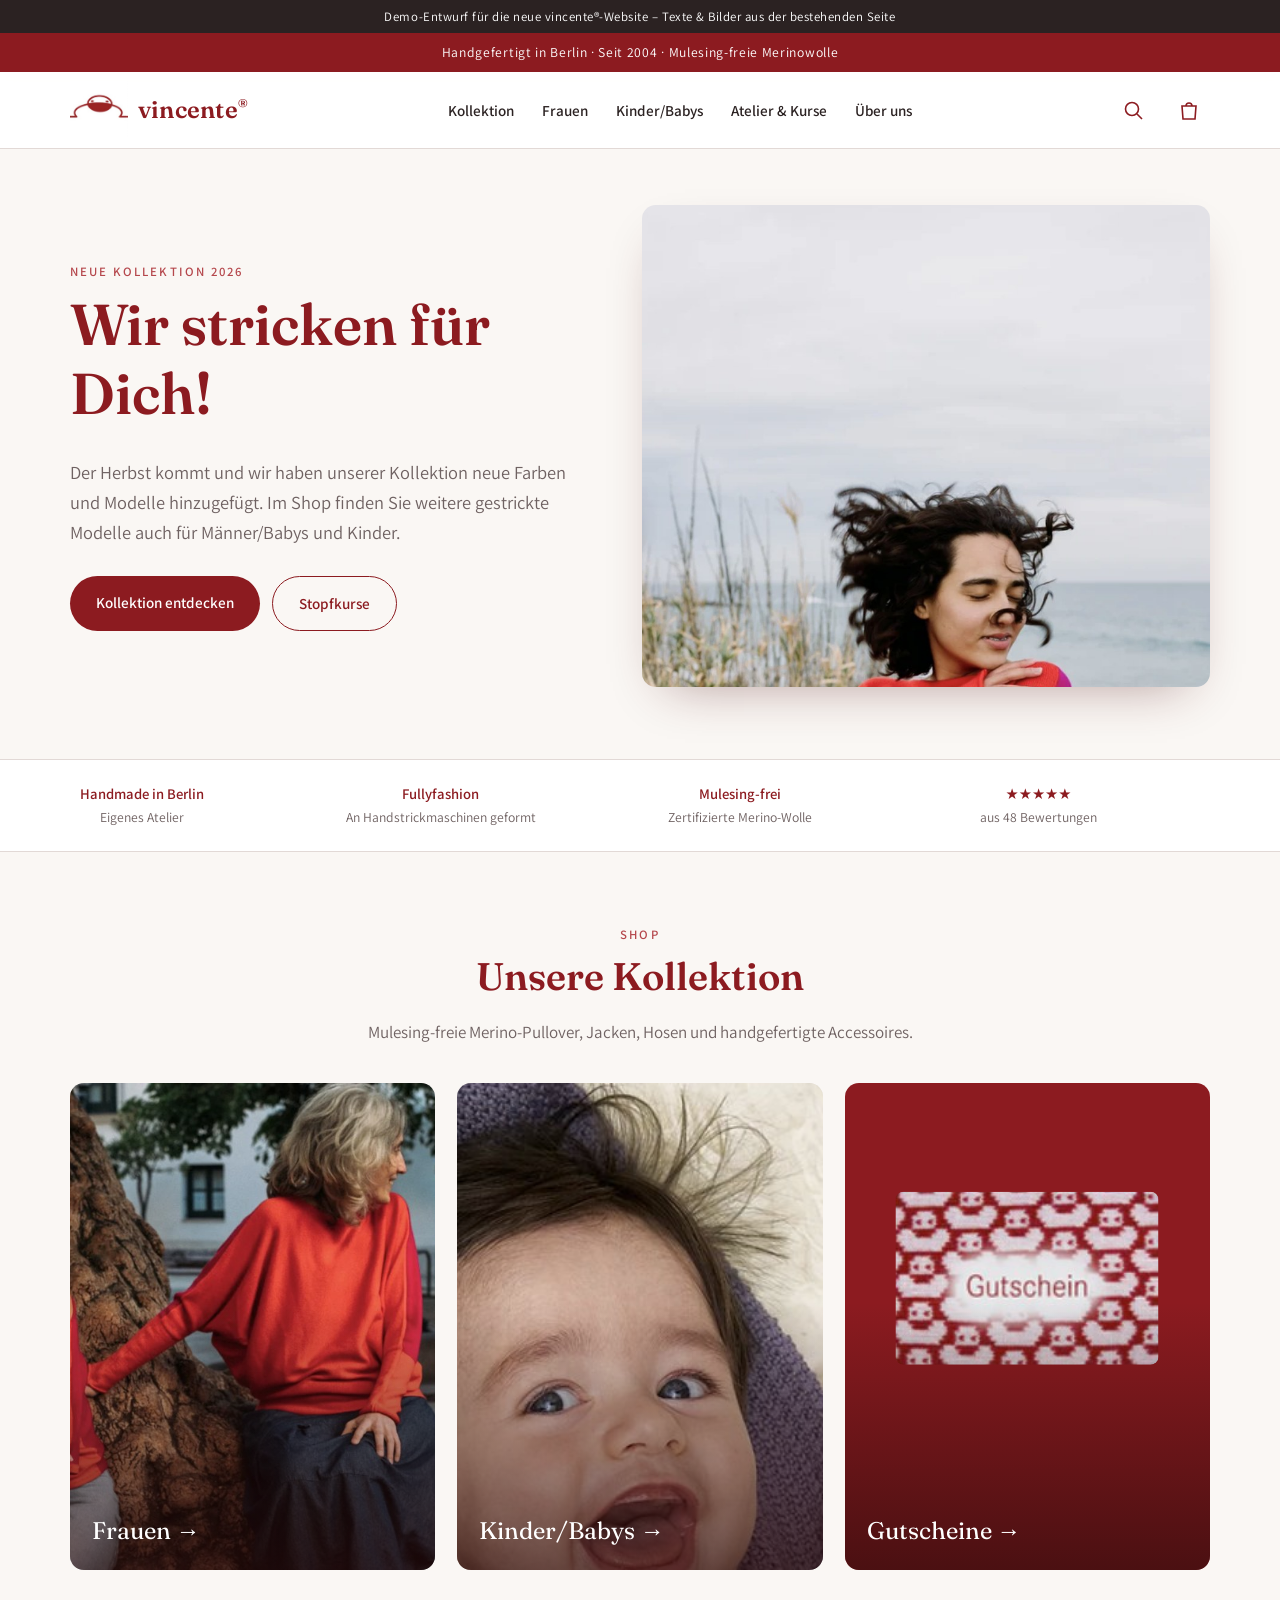
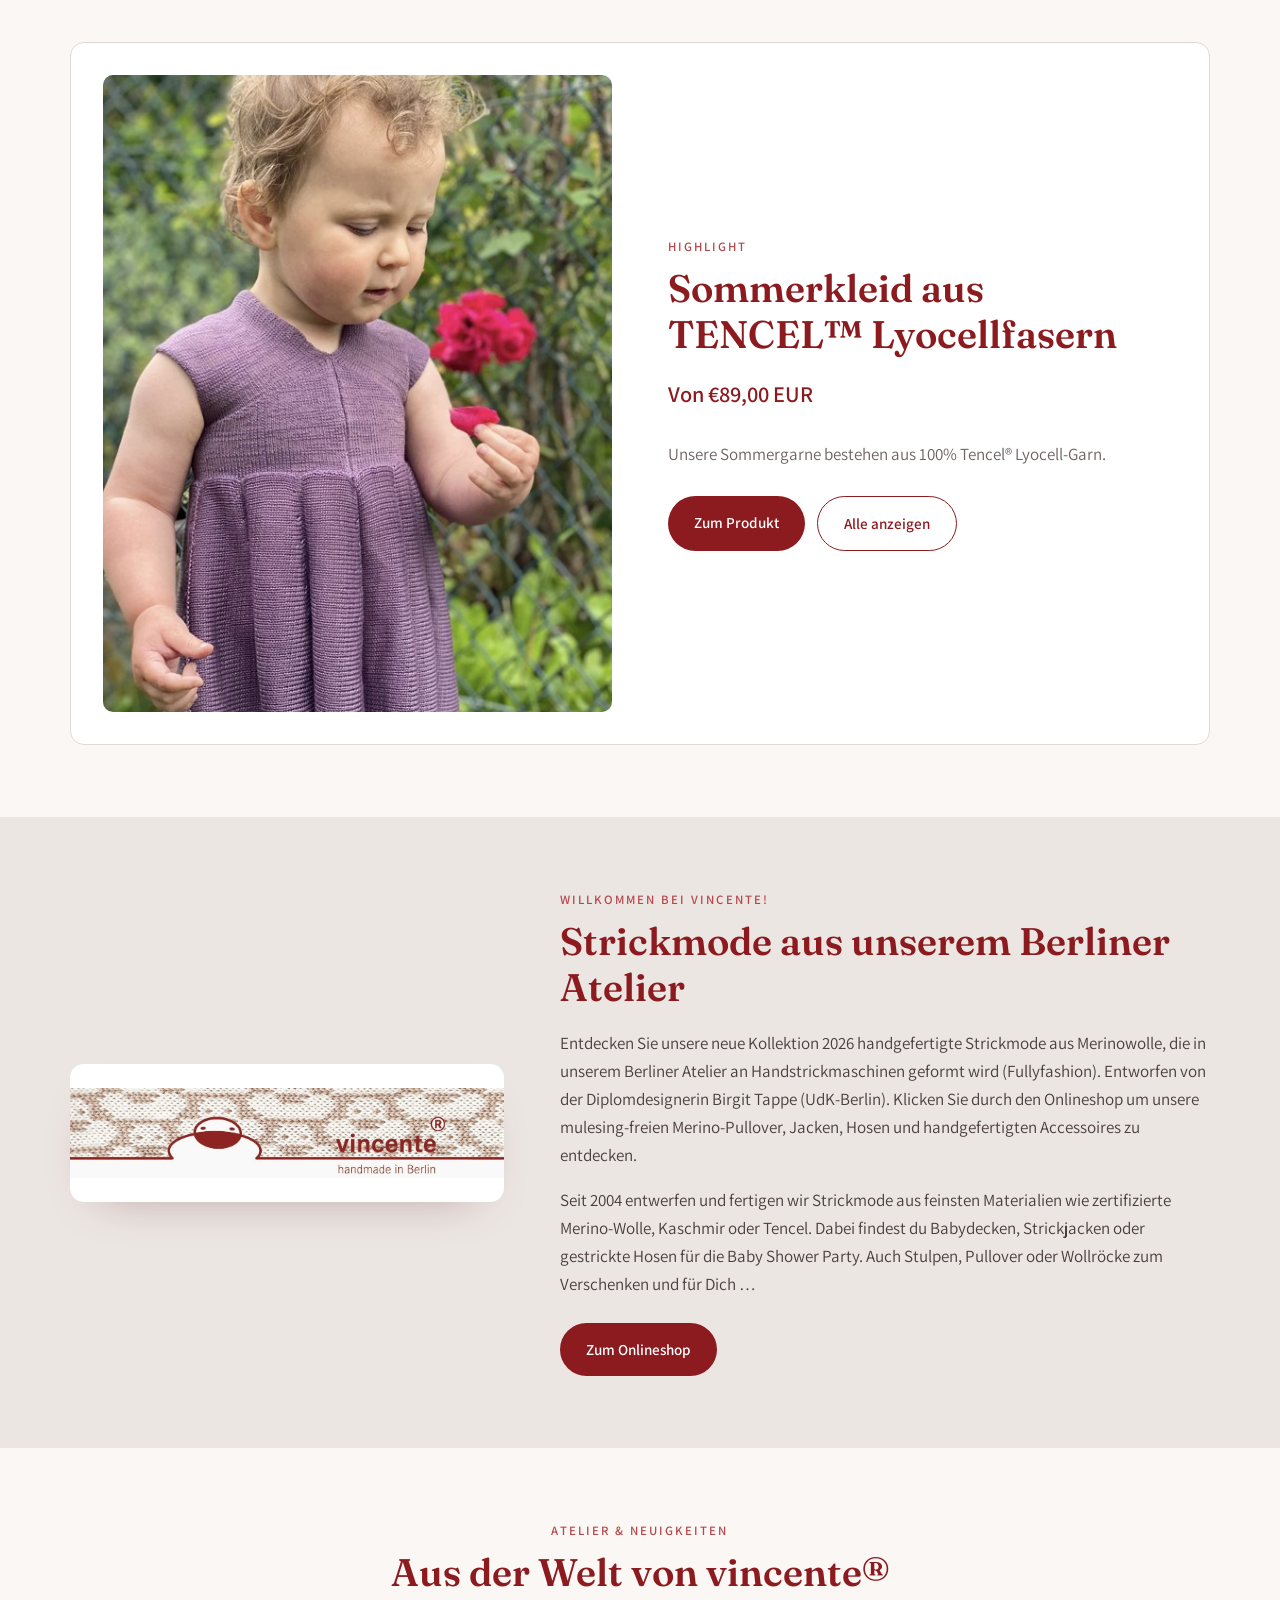
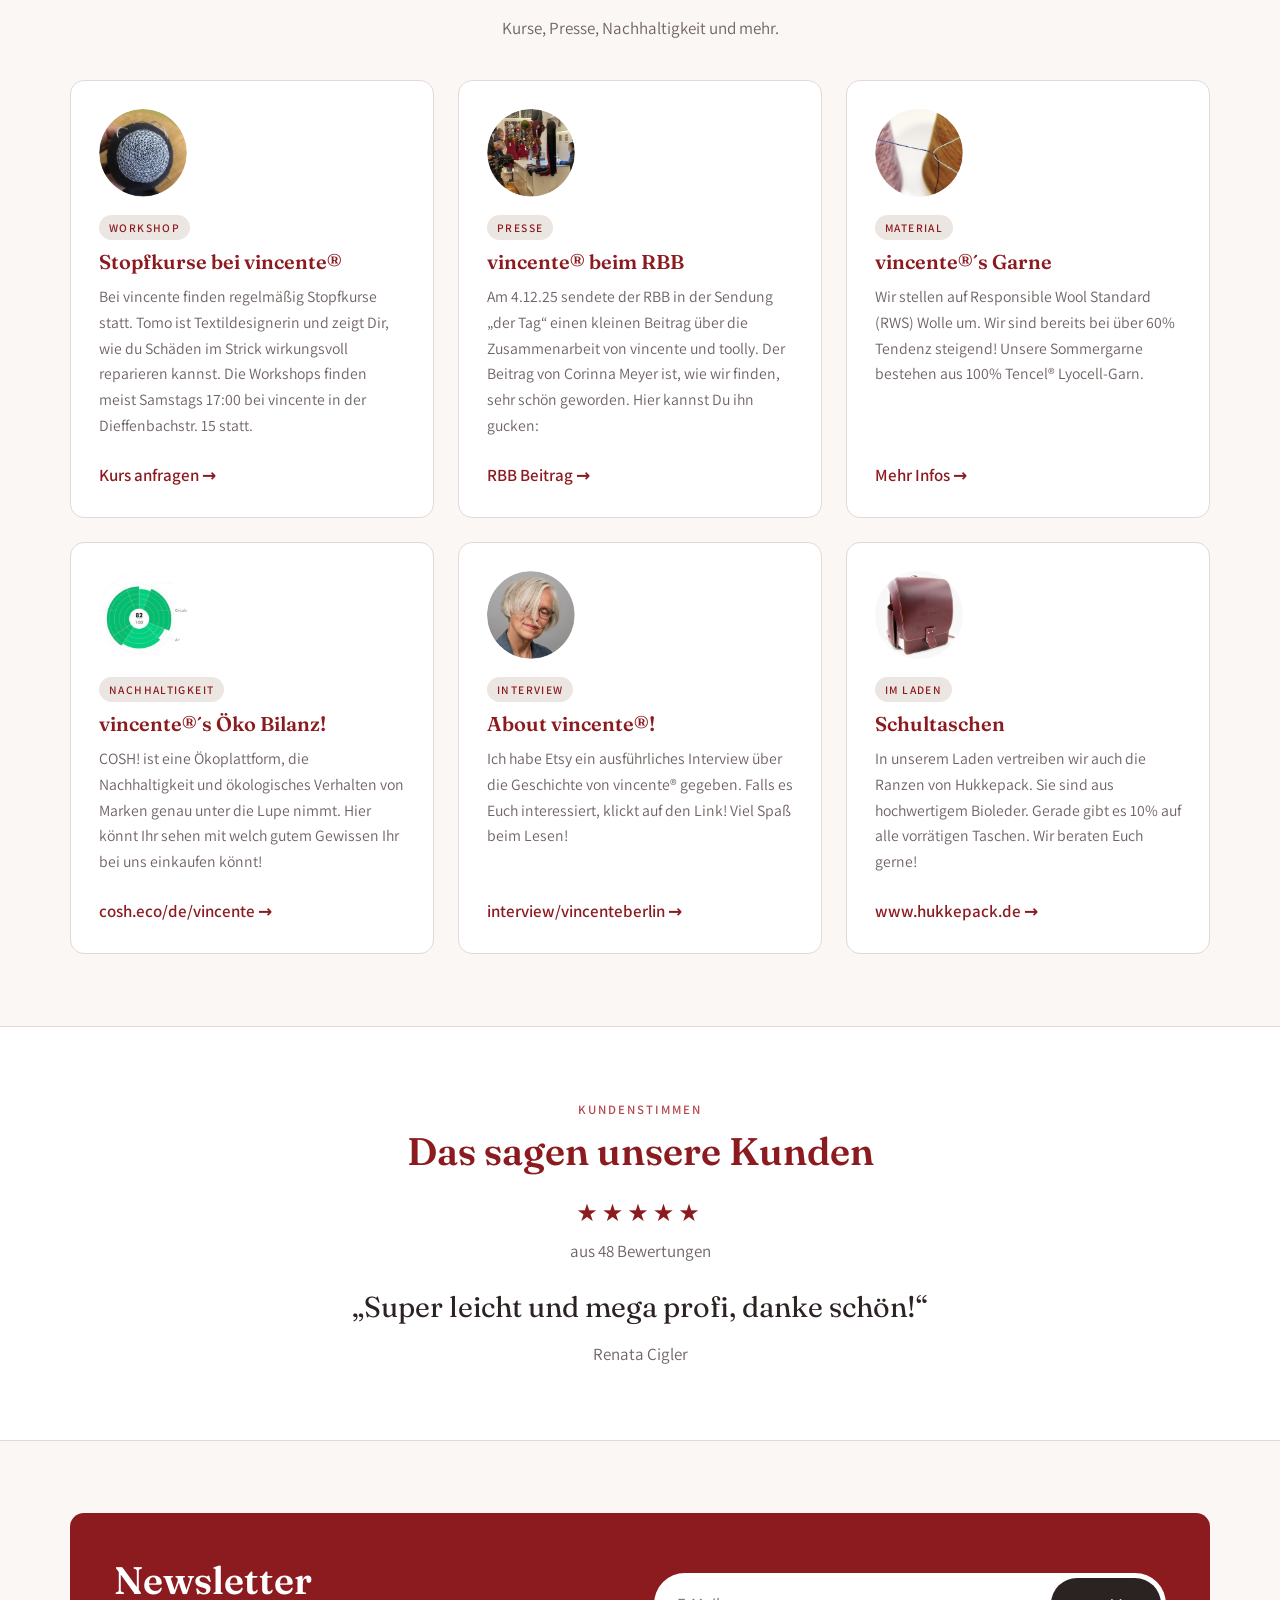
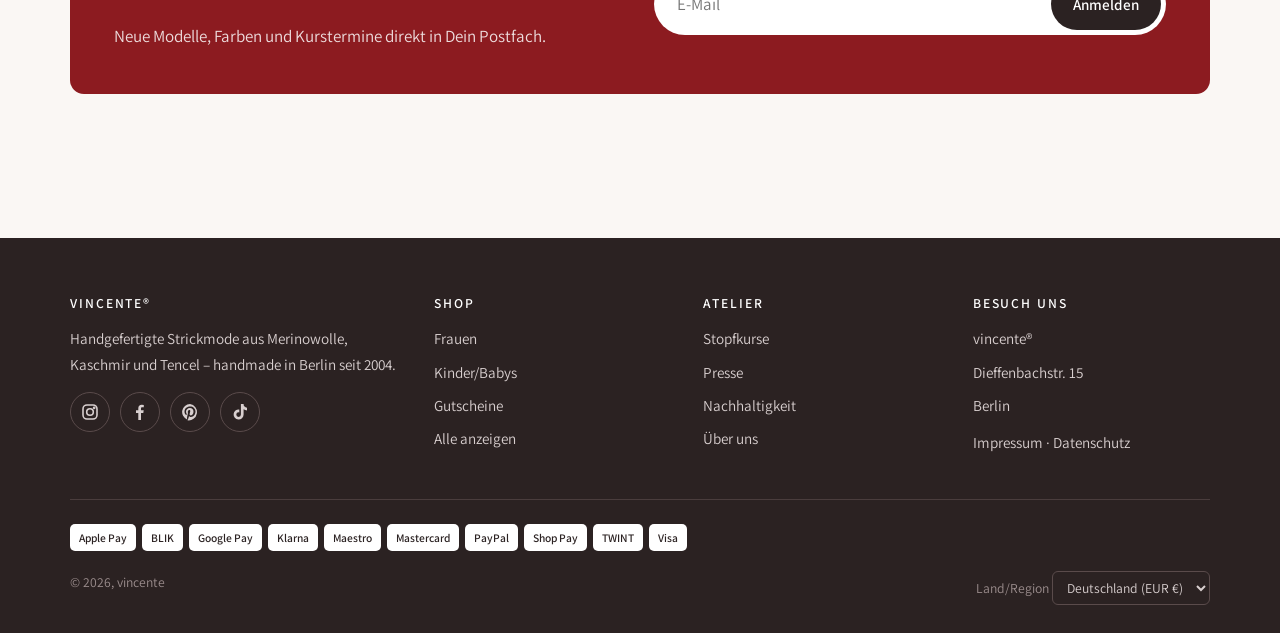
<file: demo-vincente/index.html>
<!doctype html>
<html lang="de">
<head>
<meta charset="utf-8">
<meta name="viewport" content="width=device-width, initial-scale=1">
<title>vincente® – handmade in Berlin</title>
<meta name="description" content="Handgefertigte Strickmode aus Merinowolle, Kaschmir und Tencel – entworfen und gefertigt in unserem Berliner Atelier seit 2004.">
<link rel="icon" href="img/logo.jpg">
<link rel="preconnect" href="https://fonts.googleapis.com">
<link rel="preconnect" href="https://fonts.gstatic.com" crossorigin>
<link href="https://fonts.googleapis.com/css2?family=Assistant:wght@300;400;600&family=Fraunces:opsz,wght@9..144,400;9..144,600&display=swap" rel="stylesheet">
<style>
  :root{
    --red:#8c1b20; --red-dark:#6e1418; --red-soft:#b5474c;
    --sand:#ece6e3; --cream:#faf7f4; --white:#fff;
    --ink:#2b2222; --muted:#6f6262; --line:#e2d9d6;
    --radius:14px; --max:1180px;
  }
  *{box-sizing:border-box}
  html{scroll-behavior:smooth}
  body{margin:0;background:var(--cream);color:var(--ink);font:400 17px/1.65 "Assistant",system-ui,sans-serif;-webkit-font-smoothing:antialiased}
  img{max-width:100%;display:block}
  a{color:inherit}
  h1,h2,h3{font-family:"Fraunces",Georgia,serif;font-weight:600;color:var(--red);line-height:1.2;margin:0 0 .5em}
  h1{font-size:clamp(2.2rem,5vw,3.6rem)}
  h2{font-size:clamp(1.7rem,3.4vw,2.4rem)}
  h3{font-size:1.25rem}
  p{margin:0 0 1em}
  .wrap{max-width:var(--max);margin:0 auto;padding:0 20px}
  section{padding:72px 0}
  .eyebrow{font-size:.8rem;letter-spacing:.16em;text-transform:uppercase;color:var(--red-soft);font-weight:600;margin-bottom:.6em}
  .center{text-align:center}
  .lead{max-width:680px;margin:0 auto 2.2em;color:var(--muted)}

  /* Demo note */
  .demo-note{background:var(--ink);color:#fff;text-align:center;font-size:.8rem;padding:6px 12px;letter-spacing:.04em}

  /* Announcement */
  .announce{background:var(--red);color:#fff;text-align:center;font-size:.85rem;padding:8px 12px;letter-spacing:.05em}

  /* Header */
  header{position:sticky;top:0;z-index:20;background:rgba(255,255,255,.94);backdrop-filter:blur(8px);border-bottom:1px solid var(--line)}
  .nav{display:flex;align-items:center;justify-content:space-between;gap:20px;height:76px}
  .brand{display:flex;align-items:center;gap:10px;text-decoration:none}
  .brand img{width:58px;height:auto;mix-blend-mode:multiply}
  .brand span{font-family:"Fraunces",serif;font-size:1.5rem;color:var(--red);font-weight:600;letter-spacing:.01em}
  .brand sup{font-size:.55em}
  .menu{display:flex;gap:28px;list-style:none;margin:0;padding:0}
  .menu a{text-decoration:none;font-weight:600;font-size:.95rem;color:var(--ink);padding:6px 0;border-bottom:2px solid transparent;transition:.2s}
  .menu a:hover{color:var(--red);border-color:var(--red)}
  .icons{display:flex;gap:14px}
  .icon-btn{width:42px;height:42px;border-radius:50%;display:grid;place-items:center;border:0;background:transparent;color:var(--red);cursor:pointer}
  .icon-btn:hover{background:var(--sand)}
  .burger{display:none}
  @media (max-width:900px){
    .menu{display:none;position:absolute;top:76px;left:0;right:0;background:#fff;flex-direction:column;gap:0;border-bottom:1px solid var(--line)}
    .menu.open{display:flex}
    .menu a{display:block;padding:16px 20px;border-bottom:1px solid var(--line)}
    .burger{display:grid}
  }


  /* Hero */
  .hero{padding:56px 0 72px}
  .hero-grid{display:grid;grid-template-columns:1fr 1.1fr;gap:56px;align-items:center}
  .hero p{font-size:1.15rem;color:var(--muted)}
  .hero-img{border-radius:var(--radius);overflow:hidden;aspect-ratio:4/3.4;box-shadow:0 20px 50px -25px rgba(80,20,20,.45)}
  .hero-img img{width:100%;height:100%;object-fit:cover;object-position:60% 70%}
  .btns{display:flex;gap:12px;flex-wrap:wrap;margin-top:28px}
  .btn{display:inline-block;padding:14px 26px;border-radius:999px;text-decoration:none;font-weight:600;font-size:.95rem;transition:.2s}
  .btn-primary{background:var(--red);color:#fff}
  .btn-primary:hover{background:var(--red-dark)}
  .btn-ghost{border:1.5px solid var(--red);color:var(--red)}
  .btn-ghost:hover{background:var(--red);color:#fff}
  @media (max-width:900px){.hero-grid{grid-template-columns:1fr;gap:32px}.hero-img{order:-1}}

  /* Trust bar */
  .trust{background:#fff;border-block:1px solid var(--line);padding:22px 0}
  .trust ul{list-style:none;margin:0;padding:0;display:grid;grid-template-columns:repeat(4,1fr);gap:16px;text-align:center;font-weight:600;font-size:.92rem;color:var(--red)}
  .trust li span{display:block;font-weight:400;color:var(--muted);font-size:.85rem}
  @media (max-width:760px){.trust ul{grid-template-columns:repeat(2,1fr);row-gap:20px}}

  /* Categories */
  .cats{display:grid;grid-template-columns:repeat(3,1fr);gap:22px}
  .cat{position:relative;border-radius:var(--radius);overflow:hidden;aspect-ratio:3/4;text-decoration:none;color:#fff;background:var(--sand)}
  .cat img{width:100%;height:100%;object-fit:cover;transition:transform .5s}
  .cat:hover img{transform:scale(1.04)}
  .cat::after{content:"";position:absolute;inset:0;background:linear-gradient(to top,rgba(40,10,10,.65),transparent 55%)}
  .cat span{position:absolute;left:22px;bottom:20px;z-index:1;font-family:"Fraunces",serif;font-size:1.5rem}
  .cat span::after{content:" →"}
  .cat.gutschein{background:var(--red)}
  .cat.gutschein img{object-fit:contain;width:72%;height:auto;position:absolute;top:40%;left:50%;transform:translate(-50%,-50%);border-radius:8px}
  .cat.gutschein:hover img{transform:translate(-50%,-50%) scale(1.04)}
  @media (max-width:760px){.cats{grid-template-columns:1fr 1fr}.cats .cat:first-child{grid-column:1/-1;aspect-ratio:4/3}}

  /* Featured product */
  .product{display:grid;grid-template-columns:1fr 1fr;gap:56px;align-items:center;background:#fff;border-radius:var(--radius);padding:32px;border:1px solid var(--line)}
  .product img{border-radius:10px;width:100%;aspect-ratio:4/5;object-fit:cover}
  .price{font-size:1.4rem;color:var(--red);font-weight:600;margin:.4em 0 1.2em}
  @media (max-width:760px){.product{grid-template-columns:1fr;gap:24px;padding:18px}}

  /* About */
  .about{background:var(--sand)}
  .about-grid{display:grid;grid-template-columns:.8fr 1.2fr;gap:56px;align-items:center}
  .about-img{border-radius:var(--radius);overflow:hidden;background:#fff;padding:24px 0;box-shadow:0 20px 50px -30px rgba(80,20,20,.4)}
  .about p{color:#4a3d3d}
  @media (max-width:900px){.about-grid{grid-template-columns:1fr;gap:28px}}

  /* Stories grid */
  .cards{display:grid;grid-template-columns:repeat(3,1fr);gap:24px}
  .card{background:#fff;border:1px solid var(--line);border-radius:var(--radius);padding:28px;display:flex;flex-direction:column;transition:.25s}
  .card:hover{transform:translateY(-3px);box-shadow:0 18px 40px -28px rgba(80,20,20,.5)}
  .card .thumb{width:88px;height:88px;border-radius:50%;overflow:hidden;margin-bottom:18px;background:var(--cream)}
  .card .thumb img{width:100%;height:100%;object-fit:cover}
  .card p{color:var(--muted);font-size:.98rem;flex:1}
  .card a.more{font-weight:600;color:var(--red);text-decoration:none;margin-top:6px}
  .card a.more::after{content:" →"}
  .tag{display:inline-block;font-size:.72rem;letter-spacing:.12em;text-transform:uppercase;background:var(--sand);color:var(--red);padding:3px 10px;border-radius:999px;margin-bottom:10px;align-self:flex-start;font-weight:600}
  @media (max-width:900px){.cards{grid-template-columns:1fr 1fr}}
  @media (max-width:600px){.cards{grid-template-columns:1fr}}

  /* Reviews */
  .reviews{background:#fff;border-block:1px solid var(--line)}
  .stars{color:var(--red);font-size:1.5rem;letter-spacing:4px}
  blockquote{font-family:"Fraunces",serif;font-size:clamp(1.3rem,2.6vw,1.8rem);color:var(--ink);max-width:720px;margin:18px auto 10px}
  .reviewer{color:var(--muted)}

  /* Newsletter */
  .news{background:var(--red);color:#fff;border-radius:var(--radius);padding:44px;display:grid;grid-template-columns:1fr 1fr;gap:28px;align-items:center}
  .news h2{color:#fff}
  .news form{display:flex;background:#fff;border-radius:999px;padding:5px}
  .news input{flex:1;border:0;background:transparent;padding:12px 18px;font:inherit;outline:none;min-width:0}
  .news button{border:0;background:var(--ink);color:#fff;border-radius:999px;padding:0 22px;font:600 .95rem "Assistant",sans-serif;cursor:pointer}
  @media (max-width:760px){.news{grid-template-columns:1fr;padding:28px}}

  /* Footer */
  footer{background:var(--ink);color:#d8cfcf;padding:56px 0 28px;margin-top:72px;font-size:.95rem}
  .foot{display:grid;grid-template-columns:1.4fr 1fr 1fr 1fr;gap:32px}
  footer h4{color:#fff;font:600 .85rem "Assistant",sans-serif;letter-spacing:.14em;text-transform:uppercase;margin:0 0 14px}
  footer ul{list-style:none;padding:0;margin:0}
  footer li{margin-bottom:8px}
  footer a{text-decoration:none;color:#d8cfcf}
  footer a:hover{color:#fff}
  .social{display:flex;gap:10px;margin-top:14px}
  .social a{width:40px;height:40px;border-radius:50%;border:1px solid #5a4b4b;display:grid;place-items:center}
  .social a:hover{background:var(--red);border-color:var(--red)}
  .pay{display:flex;flex-wrap:wrap;gap:6px;margin-top:36px;padding-top:24px;border-top:1px solid #4a3d3d}
  .pay span{background:#fff;color:var(--ink);font-size:.72rem;font-weight:600;padding:4px 9px;border-radius:5px}
  .copy{display:flex;justify-content:space-between;flex-wrap:wrap;gap:12px;margin-top:20px;font-size:.85rem;color:#9b8d8d}
  .copy select{background:transparent;color:#d8cfcf;border:1px solid #5a4b4b;border-radius:6px;padding:6px 10px;font:inherit}
  @media (max-width:900px){.foot{grid-template-columns:1fr 1fr}}
  @media (max-width:520px){.foot{grid-template-columns:1fr}}
</style>
</head>
<body>

<div class="demo-note">Demo-Entwurf für die neue vincente®-Website – Texte &amp; Bilder aus der bestehenden Seite</div>
<div class="announce">Handgefertigt in Berlin · Seit 2004 · Mulesing-freie Merinowolle</div>

<header>
  <div class="wrap nav">
    <button class="icon-btn burger" aria-label="Menü" onclick="document.querySelector('.menu').classList.toggle('open')">
      <svg width="22" height="22" fill="none" stroke="currentColor" stroke-width="1.6"><path d="M3 6h16M3 11h16M3 16h16"/></svg>
    </button>
    <a class="brand" href="#top"><img src="img/logo.jpg" alt="vincente Logo"><span>vincente<sup>®</sup></span></a>
    <ul class="menu">
      <li><a href="#kollektion">Kollektion</a></li>
      <li><a href="#kollektion">Frauen</a></li>
      <li><a href="#kollektion">Kinder/Babys</a></li>
      <li><a href="#atelier">Atelier &amp; Kurse</a></li>
      <li><a href="#ueber-uns">Über uns</a></li>
    </ul>
    <div class="icons">
      <button class="icon-btn" aria-label="Suche"><svg width="22" height="22" fill="none" stroke="currentColor" stroke-width="1.6"><circle cx="10" cy="10" r="6.5"/><path d="m15 15 5 5"/></svg></button>
      <button class="icon-btn" aria-label="Warenkorb"><svg width="22" height="22" fill="none" stroke="currentColor" stroke-width="1.6"><path d="M4 7h14l-1 13H5z"/><path d="M8 7a3 3 0 0 1 6 0"/></svg></button>
    </div>
  </div>
</header>

<main id="top">

  <!-- Hero -->
  <section class="hero">
    <div class="wrap hero-grid">
      <div>
        <div class="eyebrow">Neue Kollektion 2026</div>
        <h1>Wir stricken für Dich!</h1>
        <p>Der Herbst kommt und wir haben unserer Kollektion neue Farben und Modelle hinzugefügt. Im Shop finden Sie weitere gestrickte Modelle auch für Männer/Babys und Kinder.</p>
        <div class="btns">
          <a class="btn btn-primary" href="#kollektion">Kollektion entdecken</a>
          <a class="btn btn-ghost" href="#atelier">Stopfkurse</a>
        </div>
      </div>
      <div class="hero-img"><img src="img/hero-frau-meer.jpg" alt="Frau im roten Strickpullover am Meer"></div>
    </div>
  </section>

  <!-- Trust -->
  <div class="trust">
    <ul class="wrap">
      <li>Handmade in Berlin<span>Eigenes Atelier</span></li>
      <li>Fullyfashion<span>An Handstrickmaschinen geformt</span></li>
      <li>Mulesing-frei<span>Zertifizierte Merino-Wolle</span></li>
      <li>★★★★★<span>aus 48 Bewertungen</span></li>
    </ul>
  </div>

  <!-- Kategorien -->
  <section id="kollektion">
    <div class="wrap">
      <div class="center">
        <div class="eyebrow">Shop</div>
        <h2>Unsere Kollektion</h2>
        <p class="lead">Mulesing-freie Merino-Pullover, Jacken, Hosen und handgefertigte Accessoires.</p>
      </div>
      <div class="cats">
        <a class="cat" href="#"><img src="img/frauen.jpg" alt="Frau im orangefarbenen Strickpullover"><span>Frauen</span></a>
        <a class="cat" href="#"><img src="img/baby-fell.jpg" alt="Lachendes Baby in Strickdecke" style="object-position:30% 50%"><span>Kinder/Babys</span></a>
        <a class="cat gutschein" href="#"><img src="img/gutschein.jpg" alt="vincente Gutschein"><span>Gutscheine</span></a>
      </div>
    </div>
  </section>

  <!-- Highlight-Produkt -->
  <section style="padding-top:0">
    <div class="wrap">
      <div class="product">
        <img src="img/kinder-sommerkleid.jpg" alt="Kind im lila Sommerkleid aus TENCEL">
        <div>
          <div class="eyebrow">Highlight</div>
          <h2>Sommerkleid aus TENCEL™ Lyocellfasern</h2>
          <div class="price">Von €89,00 EUR</div>
          <p style="color:var(--muted)">Unsere Sommergarne bestehen aus 100% Tencel® Lyocell-Garn.</p>
          <div class="btns">
            <a class="btn btn-primary" href="#">Zum Produkt</a>
            <a class="btn btn-ghost" href="#">Alle anzeigen</a>
          </div>
        </div>
      </div>
    </div>
  </section>

  <!-- Über uns -->
  <section class="about" id="ueber-uns">
    <div class="wrap about-grid">
      <div class="about-img"><img src="img/banner.jpg" alt="vincente – handmade in Berlin"></div>
      <div>
        <div class="eyebrow">Willkommen bei vincente!</div>
        <h2>Strickmode aus unserem Berliner Atelier</h2>
        <p>Entdecken Sie unsere neue Kollektion 2026 handgefertigte Strickmode aus Merinowolle, die in unserem Berliner Atelier an Handstrickmaschinen geformt wird (Fullyfashion). Entworfen von der Diplomdesignerin Birgit Tappe (UdK-Berlin). Klicken Sie durch den Onlineshop um unsere mulesing-freien Merino-Pullover, Jacken, Hosen und handgefertigten Accessoires zu entdecken.</p>
        <p>Seit 2004 entwerfen und fertigen wir Strickmode aus feinsten Materialien wie zertifizierte Merino-Wolle, Kaschmir oder Tencel. Dabei findest du Babydecken, Strickjacken oder gestrickte Hosen für die Baby Shower Party. Auch Stulpen, Pullover oder Wollröcke zum Verschenken und für Dich …</p>
        <a class="btn btn-primary" href="#kollektion" style="margin-top:8px">Zum Onlineshop</a>
      </div>
    </div>
  </section>

  <!-- Atelier & Neuigkeiten -->
  <section id="atelier">
    <div class="wrap">
      <div class="center">
        <div class="eyebrow">Atelier &amp; Neuigkeiten</div>
        <h2>Aus der Welt von vincente®</h2>
        <p class="lead">Kurse, Presse, Nachhaltigkeit und mehr.</p>
      </div>
      <div class="cards">
        <article class="card">
          <div class="thumb"><img src="img/stopfkurs.jpg" alt="Gestopfte Stelle im Strick"></div>
          <span class="tag">Workshop</span>
          <h3>Stopfkurse bei vincente®</h3>
          <p>Bei vincente finden regelmäßig Stopfkurse statt. Tomo ist Textildesignerin und zeigt Dir, wie du Schäden im Strick wirkungsvoll reparieren kannst. Die Workshops finden meist Samstags 17:00 bei vincente in der Dieffenbachstr. 15 statt.</p>
          <a class="more" href="#">Kurs anfragen</a>
        </article>
        <article class="card">
          <div class="thumb"><img src="img/rbb.jpg" alt="Dreharbeiten des RBB im Laden"></div>
          <span class="tag">Presse</span>
          <h3>vincente® beim RBB</h3>
          <p>Am 4.12.25 sendete der RBB in der Sendung „der Tag“ einen kleinen Beitrag über die Zusammenarbeit von vincente und toolly. Der Beitrag von Corinna Meyer ist, wie wir finden, sehr schön geworden. Hier kannst Du ihn gucken:</p>
          <a class="more" href="#">RBB Beitrag</a>
        </article>
        <article class="card">
          <div class="thumb"><img src="img/garne.jpg" alt="Garne"></div>
          <span class="tag">Material</span>
          <h3>vincente®´s Garne</h3>
          <p>Wir stellen auf Responsible Wool Standard (RWS) Wolle um. Wir sind bereits bei über 60% Tendenz steigend! Unsere Sommergarne bestehen aus 100% Tencel® Lyocell-Garn.</p>
          <a class="more" href="#">Mehr Infos</a>
        </article>
        <article class="card">
          <div class="thumb"><img src="img/oeko.jpg" alt="COSH! Öko-Bilanz 82 von 100"></div>
          <span class="tag">Nachhaltigkeit</span>
          <h3>vincente®´s Öko Bilanz!</h3>
          <p>COSH! ist eine Ökoplattform, die Nachhaltigkeit und ökologisches Verhalten von Marken genau unter die Lupe nimmt. Hier könnt Ihr sehen mit welch gutem Gewissen Ihr bei uns einkaufen könnt!</p>
          <a class="more" href="https://cosh.eco/de/vincente">cosh.eco/de/vincente</a>
        </article>
        <article class="card">
          <div class="thumb"><img src="img/about.jpg" alt="Portrait"></div>
          <span class="tag">Interview</span>
          <h3>About vincente®!</h3>
          <p>Ich habe Etsy ein ausführliches Interview über die Geschichte von vincente® gegeben. Falls es Euch interessiert, klickt auf den Link! Viel Spaß beim Lesen!</p>
          <a class="more" href="#">interview/vincenteberlin</a>
        </article>
        <article class="card">
          <div class="thumb"><img src="img/schultasche.jpg" alt="Schulranzen aus Bioleder von Hukkepack"></div>
          <span class="tag">Im Laden</span>
          <h3>Schultaschen</h3>
          <p>In unserem Laden vertreiben wir auch die Ranzen von Hukkepack. Sie sind aus hochwertigem Bioleder. Gerade gibt es 10% auf alle vorrätigen Taschen. Wir beraten Euch gerne!</p>
          <a class="more" href="https://www.hukkepack.de">www.hukkepack.de</a>
        </article>
      </div>
    </div>
  </section>

  <!-- Bewertungen -->
  <section class="reviews center">
    <div class="wrap">
      <div class="eyebrow">Kundenstimmen</div>
      <h2>Das sagen unsere Kunden</h2>
      <div class="stars">★★★★★</div>
      <p style="color:var(--muted);margin-top:4px">aus 48 Bewertungen</p>
      <blockquote>„Super leicht und mega profi, danke schön!“</blockquote>
      <div class="reviewer">Renata Cigler</div>
    </div>
  </section>

  <!-- Newsletter -->
  <section>
    <div class="wrap">
      <div class="news">
        <div>
          <h2>Newsletter</h2>
          <p style="margin:0;opacity:.85">Neue Modelle, Farben und Kurstermine direkt in Dein Postfach.</p>
        </div>
        <form onsubmit="event.preventDefault();this.querySelector('button').textContent='Danke!'">
          <input type="email" placeholder="E-Mail" required aria-label="E-Mail">
          <button>Anmelden</button>
        </form>
      </div>
    </div>
  </section>

</main>

<footer>
  <div class="wrap">
    <div class="foot">
      <div>
        <h4>vincente®</h4>
        <p>Handgefertigte Strickmode aus Merinowolle, Kaschmir und Tencel – handmade in Berlin seit 2004.</p>
        <div class="social">
          <a href="#" aria-label="Instagram"><svg width="18" height="18" fill="none" stroke="currentColor" stroke-width="1.6"><rect x="2" y="2" width="14" height="14" rx="4"/><circle cx="9" cy="9" r="3.3"/><circle cx="13.2" cy="4.8" r=".6" fill="currentColor"/></svg></a>
          <a href="#" aria-label="Facebook"><svg width="18" height="18" fill="currentColor"><path d="M10 17V10h2.3l.4-2.7H10V5.6c0-.8.3-1.3 1.4-1.3h1.4V1.9A18 18 0 0 0 10.7 1.8C8.6 1.8 7.3 3 7.3 5.3v2H5v2.7h2.3V17z"/></svg></a>
          <a href="#" aria-label="Pinterest"><svg width="18" height="18" fill="currentColor"><path d="M9 1a8 8 0 0 0-2.9 15.4c-.1-.6-.1-1.6 0-2.3l.9-4s-.2-.5-.2-1.2c0-1.1.7-2 1.5-2 .7 0 1 .5 1 1.2 0 .7-.4 1.8-.7 2.8-.2.8.4 1.5 1.3 1.5 1.5 0 2.6-1.6 2.6-3.9 0-2-1.5-3.5-3.6-3.5-2.4 0-3.9 1.8-3.9 3.7 0 .7.3 1.5.6 2 .1.1.1.2.1.3l-.2.9c0 .2-.2.2-.3.1-1-.5-1.7-2-1.7-3.3 0-2.7 2-5.2 5.7-5.2 3 0 5.3 2.1 5.3 5 0 3-1.9 5.4-4.5 5.4-.9 0-1.7-.5-2-1l-.5 2.1c-.2.7-.7 1.7-1.1 2.3A8 8 0 1 0 9 1z"/></svg></a>
          <a href="#" aria-label="TikTok"><svg width="18" height="18" fill="currentColor"><path d="M12.6 1h-2.7v10.6a2.3 2.3 0 1 1-2.3-2.3c.2 0 .5 0 .7.1V6.6a5 5 0 1 0 4.3 5V6.3a6 6 0 0 0 3.4 1.1V4.7A3.4 3.4 0 0 1 12.6 1z"/></svg></a>
        </div>
      </div>
      <div>
        <h4>Shop</h4>
        <ul><li><a href="#kollektion">Frauen</a></li><li><a href="#kollektion">Kinder/Babys</a></li><li><a href="#kollektion">Gutscheine</a></li><li><a href="#kollektion">Alle anzeigen</a></li></ul>
      </div>
      <div>
        <h4>Atelier</h4>
        <ul><li><a href="#atelier">Stopfkurse</a></li><li><a href="#atelier">Presse</a></li><li><a href="#atelier">Nachhaltigkeit</a></li><li><a href="#ueber-uns">Über uns</a></li></ul>
      </div>
      <div>
        <h4>Besuch uns</h4>
        <ul><li>vincente®</li><li>Dieffenbachstr. 15</li><li>Berlin</li><li style="margin-top:12px"><a href="#">Impressum</a> · <a href="#">Datenschutz</a></li></ul>
      </div>
    </div>
    <div class="pay">
      <span>Apple Pay</span><span>BLIK</span><span>Google Pay</span><span>Klarna</span><span>Maestro</span><span>Mastercard</span><span>PayPal</span><span>Shop Pay</span><span>TWINT</span><span>Visa</span>
    </div>
    <div class="copy">
      <span>© 2026, vincente</span>
      <label>Land/Region <select><option>Deutschland (EUR €)</option></select></label>
    </div>
  </div>
</footer>

</body>
</html>
</file>
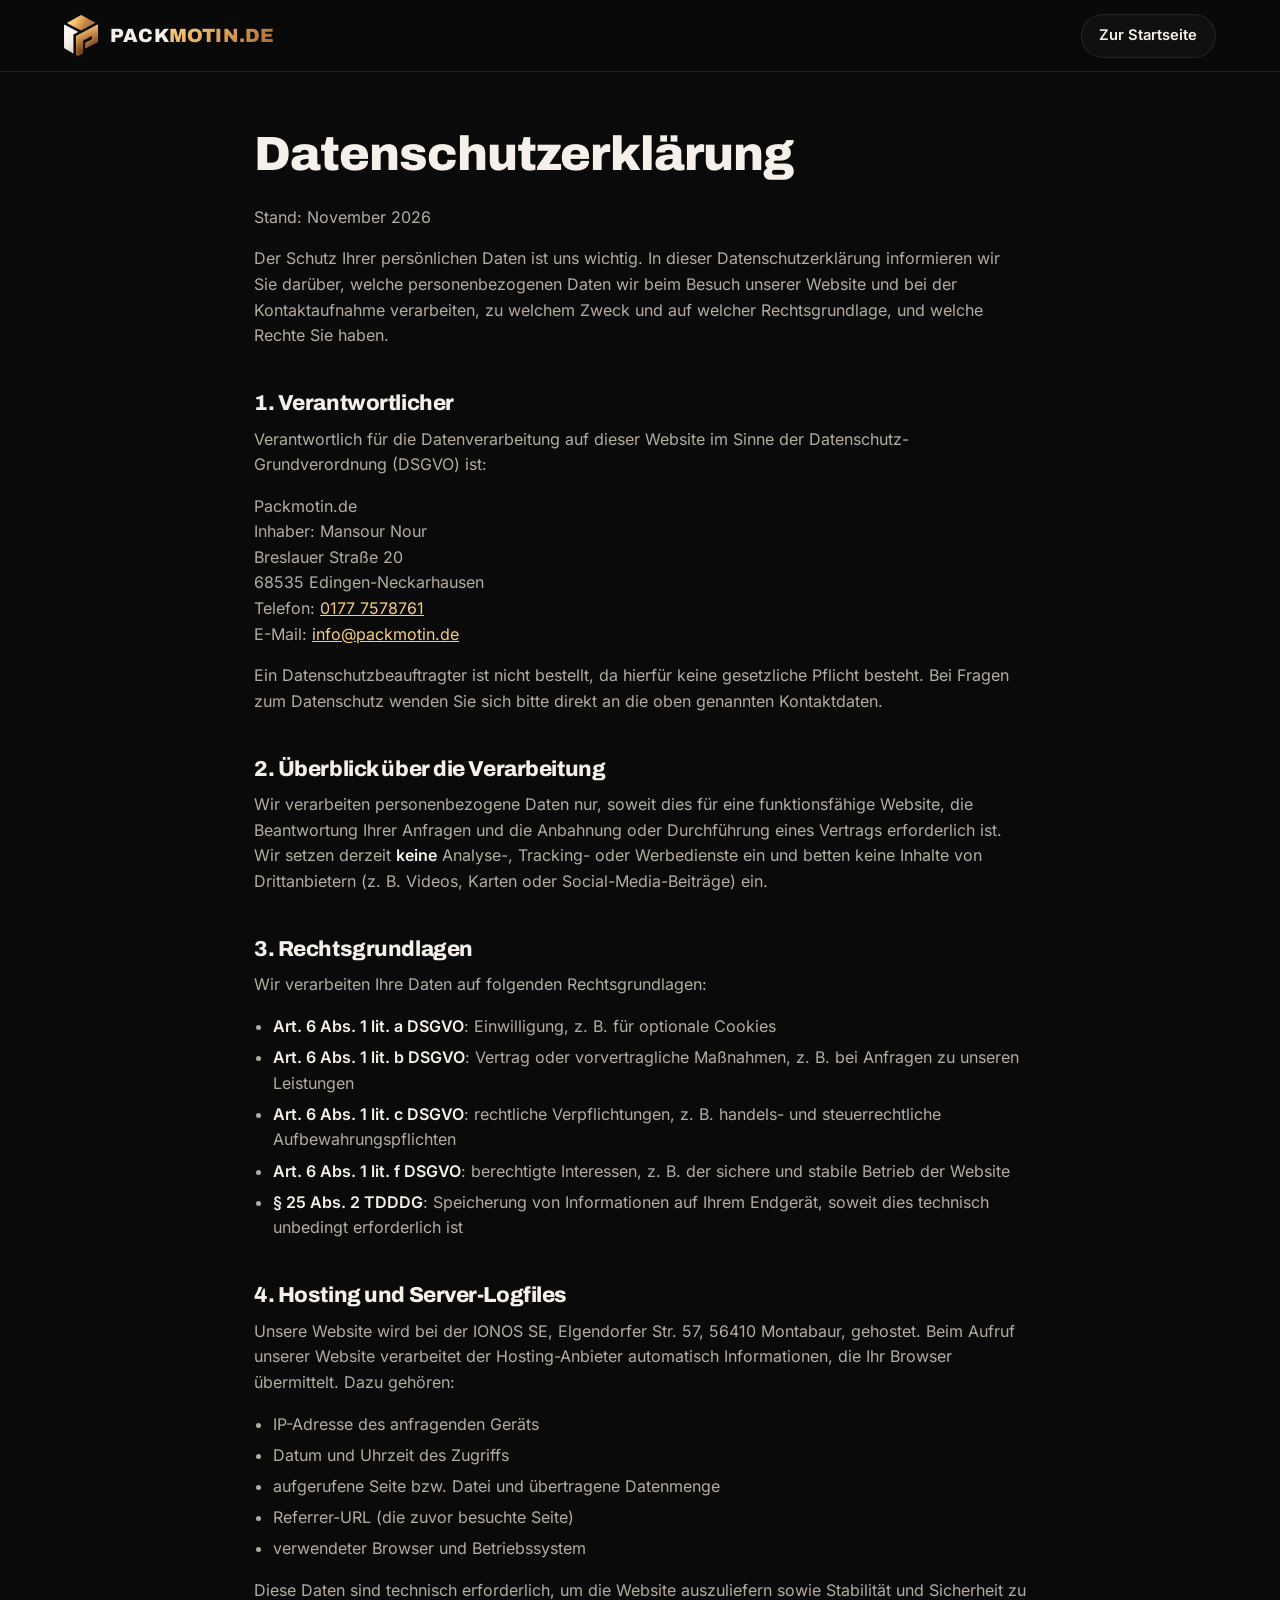
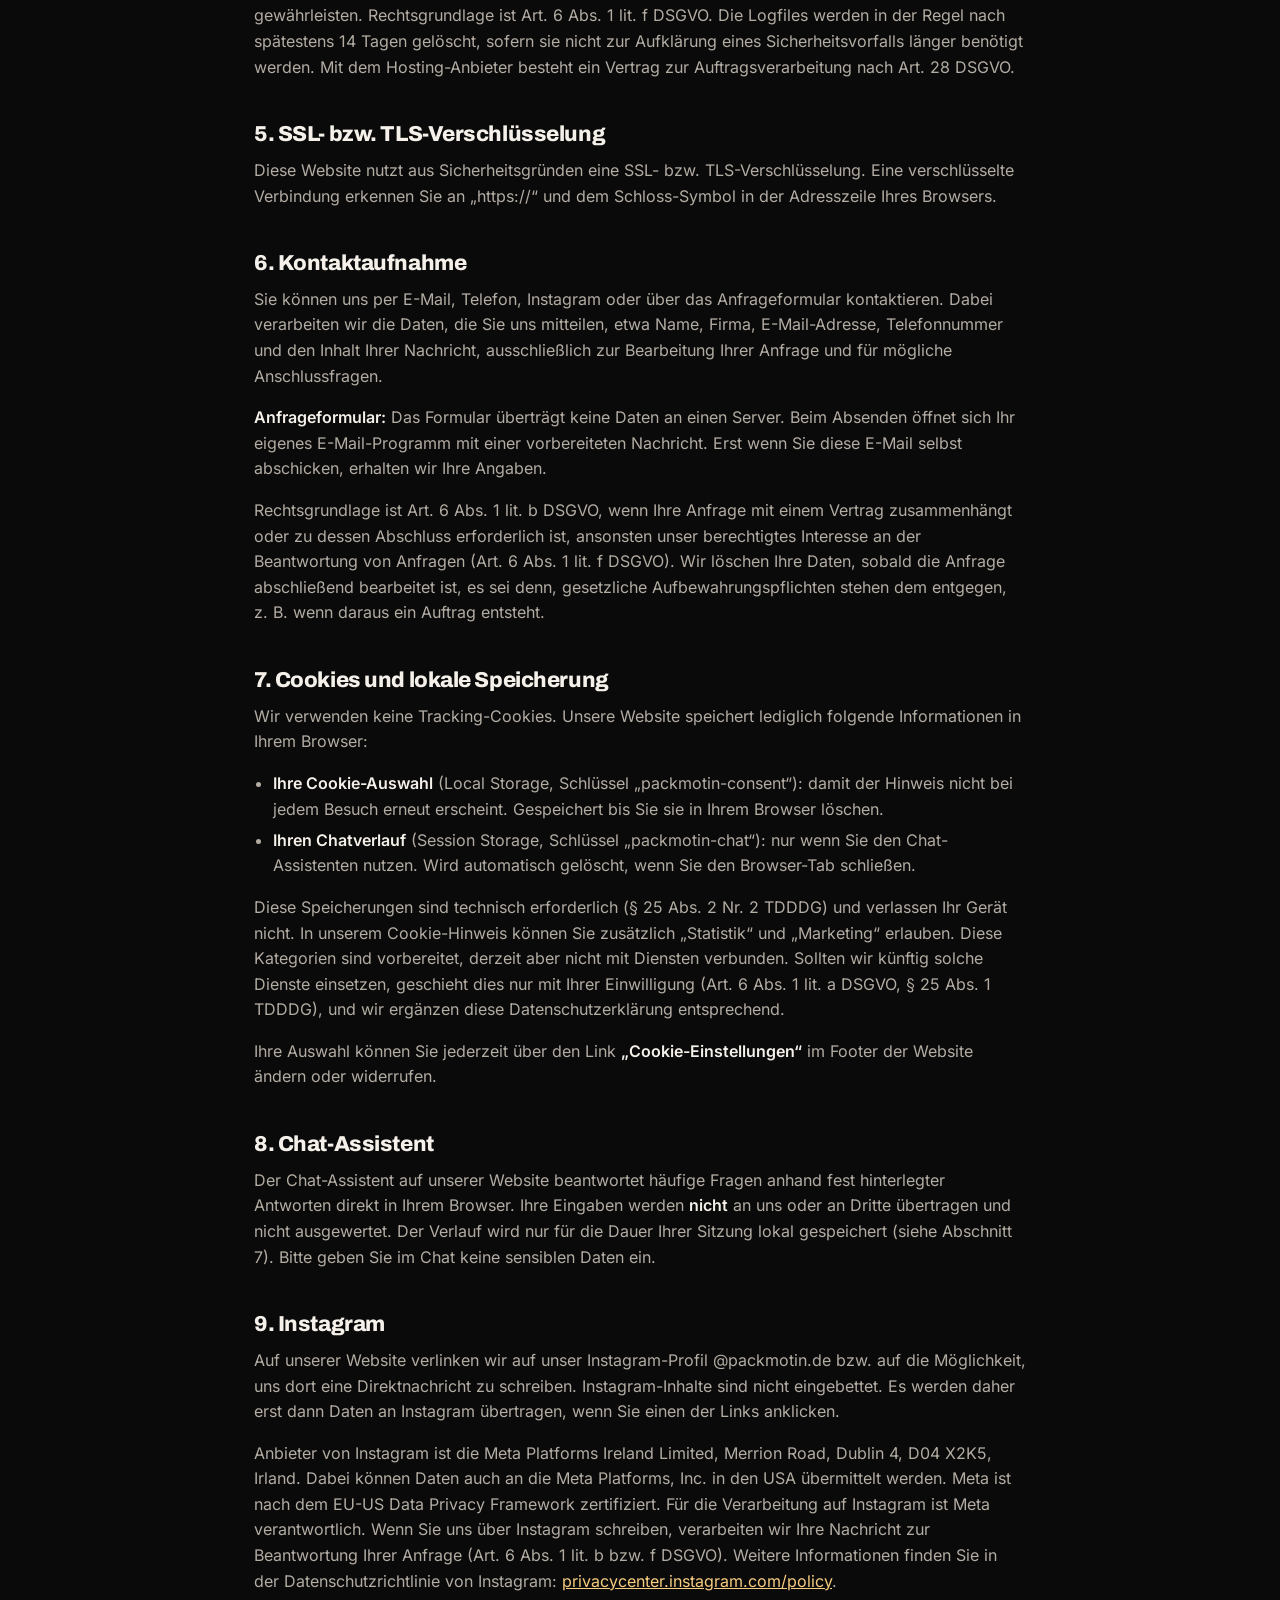
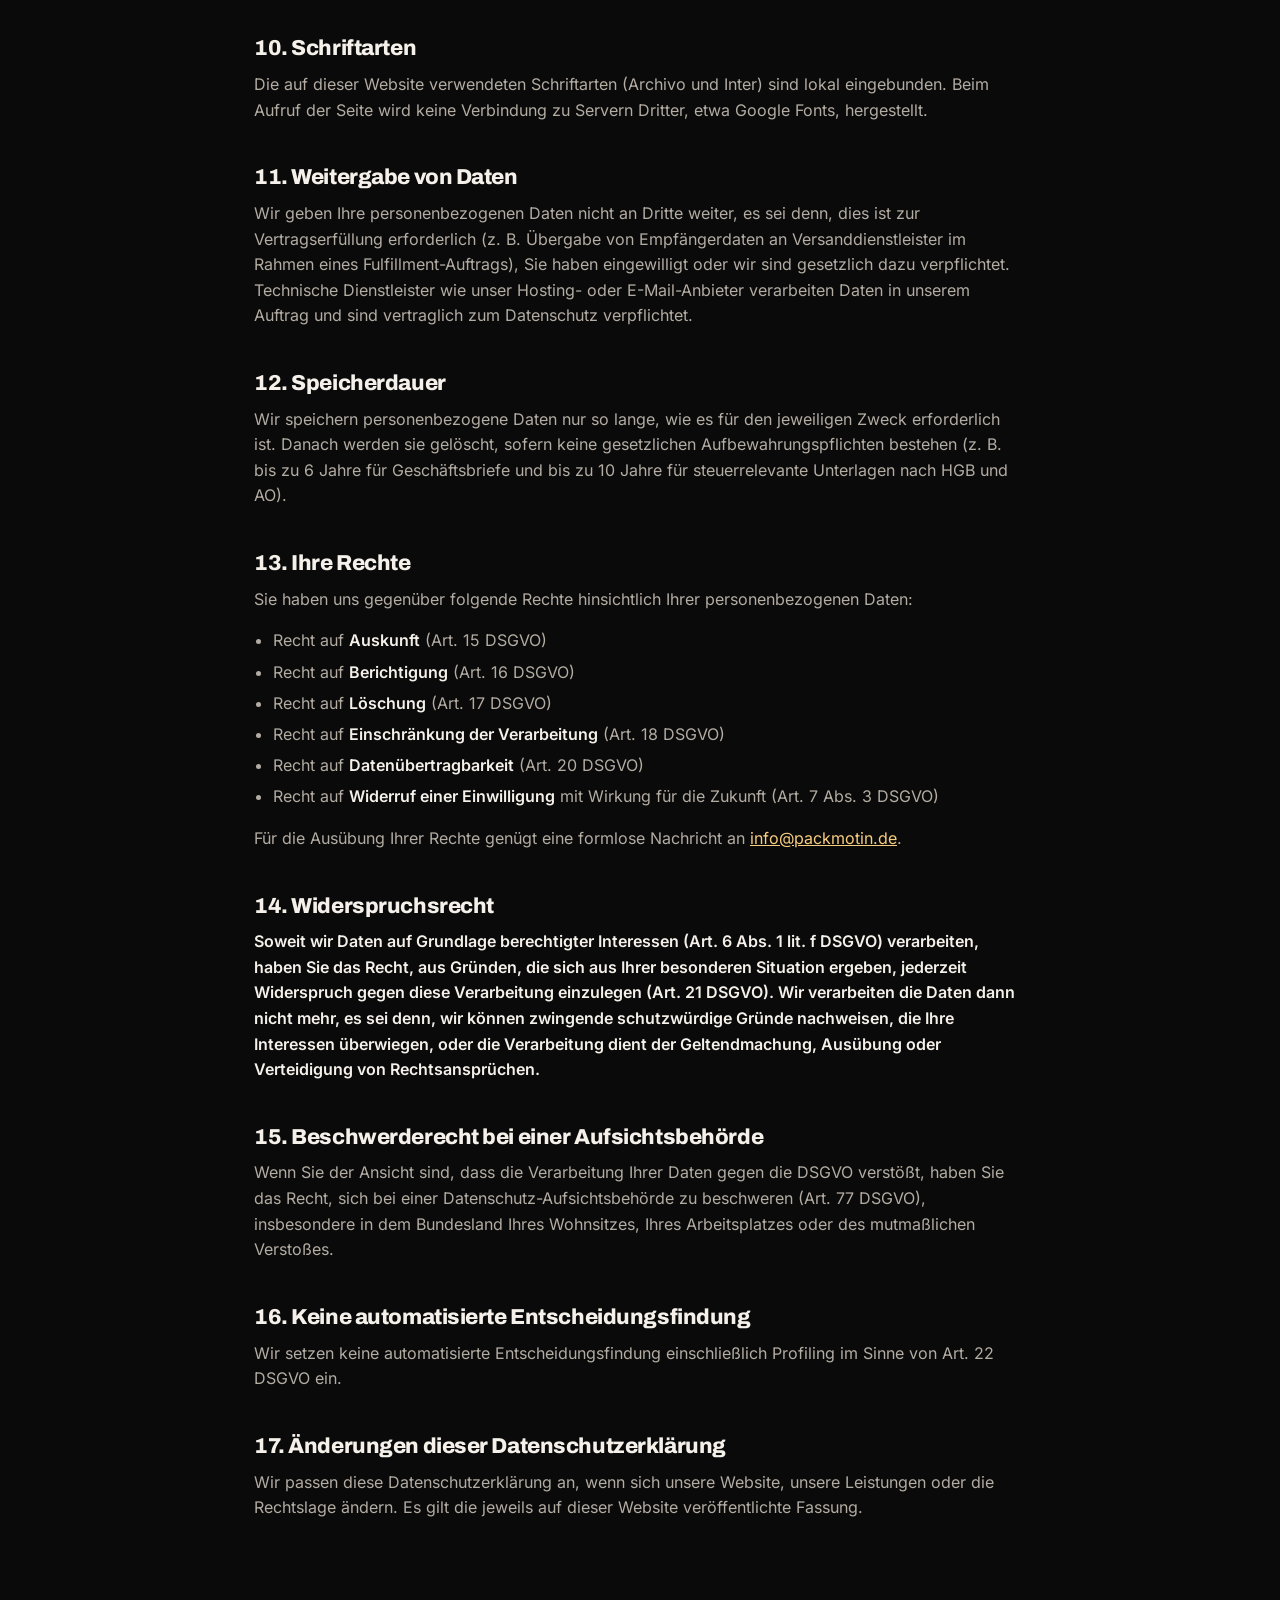
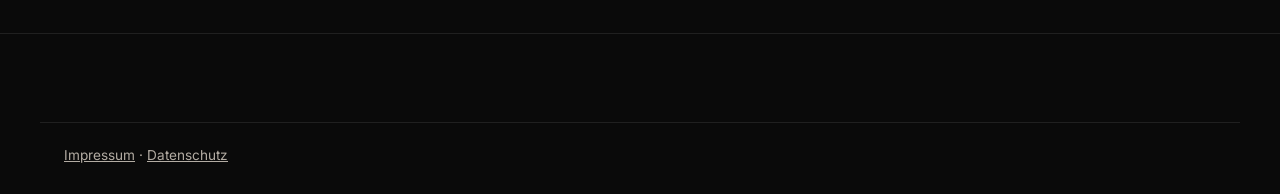
<file: datenschutz.html>
<!doctype html>
<html lang="de">
<head>
  <meta charset="utf-8">
  <meta name="viewport" content="width=device-width, initial-scale=1">
  <title>Datenschutz – Packmotin</title>
  <meta name="robots" content="noindex, follow">
  <link rel="icon" href="/favicon.ico" sizes="48x48">
  <link rel="apple-touch-icon" href="/apple-touch-icon.png">
  <link rel="stylesheet" href="styles.css">
</head>
<body>
  <header class="site-header scrolled">
    <div class="container header-inner">
      <a class="brand" href="index.html" aria-label="Packmotin – zur Startseite">
        <img src="assets/logo-mark.png" alt="" width="34" height="41">
        <span class="brand-text"><span class="brand-pack">PACK</span><span class="brand-motin">MOTIN.DE</span></span>
      </a>
      <a class="btn btn-ghost btn-sm" href="index.html">Zur Startseite</a>
    </div>
  </header>
  <main class="legal">
    <div class="container narrow">
      <h1>Datenschutzerklärung</h1>
      <p>Stand: November 2026</p>
      <p>Der Schutz Ihrer persönlichen Daten ist uns wichtig. In dieser Datenschutzerklärung informieren wir Sie darüber, welche personenbezogenen Daten wir beim Besuch unserer Website und bei der Kontaktaufnahme verarbeiten, zu welchem Zweck und auf welcher Rechtsgrundlage, und welche Rechte Sie haben.</p>

      <h2>1. Verantwortlicher</h2>
      <p>Verantwortlich für die Datenverarbeitung auf dieser Website im Sinne der Datenschutz-Grundverordnung (DSGVO) ist:</p>
      <p>Packmotin.de<br>
      Inhaber: Mansour Nour<br>
      Breslauer Straße 20<br>
      68535 Edingen-Neckarhausen<br>
      Telefon: <a href="tel:+491777578761">0177 7578761</a><br>
      E-Mail: <a href="mailto:info@packmotin.de?subject=Datenschutz">info@packmotin.de</a></p>
      <p>Ein Datenschutzbeauftragter ist nicht bestellt, da hierfür keine gesetzliche Pflicht besteht. Bei Fragen zum Datenschutz wenden Sie sich bitte direkt an die oben genannten Kontaktdaten.</p>

      <h2>2. Überblick über die Verarbeitung</h2>
      <p>Wir verarbeiten personenbezogene Daten nur, soweit dies für eine funktionsfähige Website, die Beantwortung Ihrer Anfragen und die Anbahnung oder Durchführung eines Vertrags erforderlich ist. Wir setzen derzeit <strong>keine</strong> Analyse-, Tracking- oder Werbedienste ein und betten keine Inhalte von Drittanbietern (z.&nbsp;B. Videos, Karten oder Social-Media-Beiträge) ein.</p>

      <h2>3. Rechtsgrundlagen</h2>
      <p>Wir verarbeiten Ihre Daten auf folgenden Rechtsgrundlagen:</p>
      <ul>
        <li><strong>Art. 6 Abs. 1 lit. a DSGVO</strong>: Einwilligung, z.&nbsp;B. für optionale Cookies</li>
        <li><strong>Art. 6 Abs. 1 lit. b DSGVO</strong>: Vertrag oder vorvertragliche Maßnahmen, z.&nbsp;B. bei Anfragen zu unseren Leistungen</li>
        <li><strong>Art. 6 Abs. 1 lit. c DSGVO</strong>: rechtliche Verpflichtungen, z.&nbsp;B. handels- und steuerrechtliche Aufbewahrungspflichten</li>
        <li><strong>Art. 6 Abs. 1 lit. f DSGVO</strong>: berechtigte Interessen, z.&nbsp;B. der sichere und stabile Betrieb der Website</li>
        <li><strong>§ 25 Abs. 2 TDDDG</strong>: Speicherung von Informationen auf Ihrem Endgerät, soweit dies technisch unbedingt erforderlich ist</li>
      </ul>

      <h2>4. Hosting und Server-Logfiles</h2>
      <p>Unsere Website wird bei der IONOS SE, Elgendorfer Str. 57, 56410 Montabaur, gehostet. Beim Aufruf unserer Website verarbeitet der Hosting-Anbieter automatisch Informationen, die Ihr Browser übermittelt. Dazu gehören:</p>
      <ul>
        <li>IP-Adresse des anfragenden Geräts</li>
        <li>Datum und Uhrzeit des Zugriffs</li>
        <li>aufgerufene Seite bzw. Datei und übertragene Datenmenge</li>
        <li>Referrer-URL (die zuvor besuchte Seite)</li>
        <li>verwendeter Browser und Betriebssystem</li>
      </ul>
      <p>Diese Daten sind technisch erforderlich, um die Website auszuliefern sowie Stabilität und Sicherheit zu gewährleisten. Rechtsgrundlage ist Art. 6 Abs. 1 lit. f DSGVO. Die Logfiles werden in der Regel nach spätestens 14 Tagen gelöscht, sofern sie nicht zur Aufklärung eines Sicherheitsvorfalls länger benötigt werden. Mit dem Hosting-Anbieter besteht ein Vertrag zur Auftragsverarbeitung nach Art. 28 DSGVO.</p>

      <h2>5. SSL- bzw. TLS-Verschlüsselung</h2>
      <p>Diese Website nutzt aus Sicherheitsgründen eine SSL- bzw. TLS-Verschlüsselung. Eine verschlüsselte Verbindung erkennen Sie an „https://“ und dem Schloss-Symbol in der Adresszeile Ihres Browsers.</p>

      <h2>6. Kontaktaufnahme</h2>
      <p>Sie können uns per E-Mail, Telefon, Instagram oder über das Anfrageformular kontaktieren. Dabei verarbeiten wir die Daten, die Sie uns mitteilen, etwa Name, Firma, E-Mail-Adresse, Telefonnummer und den Inhalt Ihrer Nachricht, ausschließlich zur Bearbeitung Ihrer Anfrage und für mögliche Anschlussfragen.</p>
      <p><strong>Anfrageformular:</strong> Das Formular überträgt keine Daten an einen Server. Beim Absenden öffnet sich Ihr eigenes E-Mail-Programm mit einer vorbereiteten Nachricht. Erst wenn Sie diese E-Mail selbst abschicken, erhalten wir Ihre Angaben.</p>
      <p>Rechtsgrundlage ist Art. 6 Abs. 1 lit. b DSGVO, wenn Ihre Anfrage mit einem Vertrag zusammenhängt oder zu dessen Abschluss erforderlich ist, ansonsten unser berechtigtes Interesse an der Beantwortung von Anfragen (Art. 6 Abs. 1 lit. f DSGVO). Wir löschen Ihre Daten, sobald die Anfrage abschließend bearbeitet ist, es sei denn, gesetzliche Aufbewahrungspflichten stehen dem entgegen, z.&nbsp;B. wenn daraus ein Auftrag entsteht.</p>

      <h2>7. Cookies und lokale Speicherung</h2>
      <p>Wir verwenden keine Tracking-Cookies. Unsere Website speichert lediglich folgende Informationen in Ihrem Browser:</p>
      <ul>
        <li><strong>Ihre Cookie-Auswahl</strong> (Local Storage, Schlüssel „packmotin-consent“): damit der Hinweis nicht bei jedem Besuch erneut erscheint. Gespeichert bis Sie sie in Ihrem Browser löschen.</li>
        <li><strong>Ihren Chatverlauf</strong> (Session Storage, Schlüssel „packmotin-chat“): nur wenn Sie den Chat-Assistenten nutzen. Wird automatisch gelöscht, wenn Sie den Browser-Tab schließen.</li>
      </ul>
      <p>Diese Speicherungen sind technisch erforderlich (§ 25 Abs. 2 Nr. 2 TDDDG) und verlassen Ihr Gerät nicht. In unserem Cookie-Hinweis können Sie zusätzlich „Statistik“ und „Marketing“ erlauben. Diese Kategorien sind vorbereitet, derzeit aber nicht mit Diensten verbunden. Sollten wir künftig solche Dienste einsetzen, geschieht dies nur mit Ihrer Einwilligung (Art. 6 Abs. 1 lit. a DSGVO, § 25 Abs. 1 TDDDG), und wir ergänzen diese Datenschutzerklärung entsprechend.</p>
      <p>Ihre Auswahl können Sie jederzeit über den Link <strong>„Cookie-Einstellungen“</strong> im Footer der Website ändern oder widerrufen.</p>

      <h2>8. Chat-Assistent</h2>
      <p>Der Chat-Assistent auf unserer Website beantwortet häufige Fragen anhand fest hinterlegter Antworten direkt in Ihrem Browser. Ihre Eingaben werden <strong>nicht</strong> an uns oder an Dritte übertragen und nicht ausgewertet. Der Verlauf wird nur für die Dauer Ihrer Sitzung lokal gespeichert (siehe Abschnitt 7). Bitte geben Sie im Chat keine sensiblen Daten ein.</p>

      <h2>9. Instagram</h2>
      <p>Auf unserer Website verlinken wir auf unser Instagram-Profil @packmotin.de bzw. auf die Möglichkeit, uns dort eine Direktnachricht zu schreiben. Instagram-Inhalte sind nicht eingebettet. Es werden daher erst dann Daten an Instagram übertragen, wenn Sie einen der Links anklicken.</p>
      <p>Anbieter von Instagram ist die Meta Platforms Ireland Limited, Merrion Road, Dublin 4, D04 X2K5, Irland. Dabei können Daten auch an die Meta Platforms, Inc. in den USA übermittelt werden. Meta ist nach dem EU-US Data Privacy Framework zertifiziert. Für die Verarbeitung auf Instagram ist Meta verantwortlich. Wenn Sie uns über Instagram schreiben, verarbeiten wir Ihre Nachricht zur Beantwortung Ihrer Anfrage (Art. 6 Abs. 1 lit. b bzw. f DSGVO). Weitere Informationen finden Sie in der Datenschutzrichtlinie von Instagram: <a href="https://privacycenter.instagram.com/policy" rel="noopener">privacycenter.instagram.com/policy</a>.</p>

      <h2>10. Schriftarten</h2>
      <p>Die auf dieser Website verwendeten Schriftarten (Archivo und Inter) sind lokal eingebunden. Beim Aufruf der Seite wird keine Verbindung zu Servern Dritter, etwa Google Fonts, hergestellt.</p>

      <h2>11. Weitergabe von Daten</h2>
      <p>Wir geben Ihre personenbezogenen Daten nicht an Dritte weiter, es sei denn, dies ist zur Vertragserfüllung erforderlich (z.&nbsp;B. Übergabe von Empfängerdaten an Versanddienstleister im Rahmen eines Fulfillment-Auftrags), Sie haben eingewilligt oder wir sind gesetzlich dazu verpflichtet. Technische Dienstleister wie unser Hosting- oder E-Mail-Anbieter verarbeiten Daten in unserem Auftrag und sind vertraglich zum Datenschutz verpflichtet.</p>

      <h2>12. Speicherdauer</h2>
      <p>Wir speichern personenbezogene Daten nur so lange, wie es für den jeweiligen Zweck erforderlich ist. Danach werden sie gelöscht, sofern keine gesetzlichen Aufbewahrungspflichten bestehen (z.&nbsp;B. bis zu 6 Jahre für Geschäftsbriefe und bis zu 10 Jahre für steuerrelevante Unterlagen nach HGB und AO).</p>

      <h2>13. Ihre Rechte</h2>
      <p>Sie haben uns gegenüber folgende Rechte hinsichtlich Ihrer personenbezogenen Daten:</p>
      <ul>
        <li>Recht auf <strong>Auskunft</strong> (Art. 15 DSGVO)</li>
        <li>Recht auf <strong>Berichtigung</strong> (Art. 16 DSGVO)</li>
        <li>Recht auf <strong>Löschung</strong> (Art. 17 DSGVO)</li>
        <li>Recht auf <strong>Einschränkung der Verarbeitung</strong> (Art. 18 DSGVO)</li>
        <li>Recht auf <strong>Datenübertragbarkeit</strong> (Art. 20 DSGVO)</li>
        <li>Recht auf <strong>Widerruf einer Einwilligung</strong> mit Wirkung für die Zukunft (Art. 7 Abs. 3 DSGVO)</li>
      </ul>
      <p>Für die Ausübung Ihrer Rechte genügt eine formlose Nachricht an <a href="mailto:info@packmotin.de?subject=Datenschutz">info@packmotin.de</a>.</p>

      <h2>14. Widerspruchsrecht</h2>
      <p><strong>Soweit wir Daten auf Grundlage berechtigter Interessen (Art. 6 Abs. 1 lit. f DSGVO) verarbeiten, haben Sie das Recht, aus Gründen, die sich aus Ihrer besonderen Situation ergeben, jederzeit Widerspruch gegen diese Verarbeitung einzulegen (Art. 21 DSGVO). Wir verarbeiten die Daten dann nicht mehr, es sei denn, wir können zwingende schutzwürdige Gründe nachweisen, die Ihre Interessen überwiegen, oder die Verarbeitung dient der Geltendmachung, Ausübung oder Verteidigung von Rechtsansprüchen.</strong></p>

      <h2>15. Beschwerderecht bei einer Aufsichtsbehörde</h2>
      <p>Wenn Sie der Ansicht sind, dass die Verarbeitung Ihrer Daten gegen die DSGVO verstößt, haben Sie das Recht, sich bei einer Datenschutz-Aufsichtsbehörde zu beschweren (Art. 77 DSGVO), insbesondere in dem Bundesland Ihres Wohnsitzes, Ihres Arbeitsplatzes oder des mutmaßlichen Verstoßes.</p>

      <h2>16. Keine automatisierte Entscheidungsfindung</h2>
      <p>Wir setzen keine automatisierte Entscheidungsfindung einschließlich Profiling im Sinne von Art. 22 DSGVO ein.</p>

      <h2>17. Änderungen dieser Datenschutzerklärung</h2>
      <p>Wir passen diese Datenschutzerklärung an, wenn sich unsere Website, unsere Leistungen oder die Rechtslage ändern. Es gilt die jeweils auf dieser Website veröffentlichte Fassung.</p>
    </div>
  </main>
  <footer class="site-footer">
    <div class="container footer-bottom">
      <p><a href="impressum.html">Impressum</a> · <a href="datenschutz.html">Datenschutz</a></p>
    </div>
  </footer>
</body>
</html>
</file>
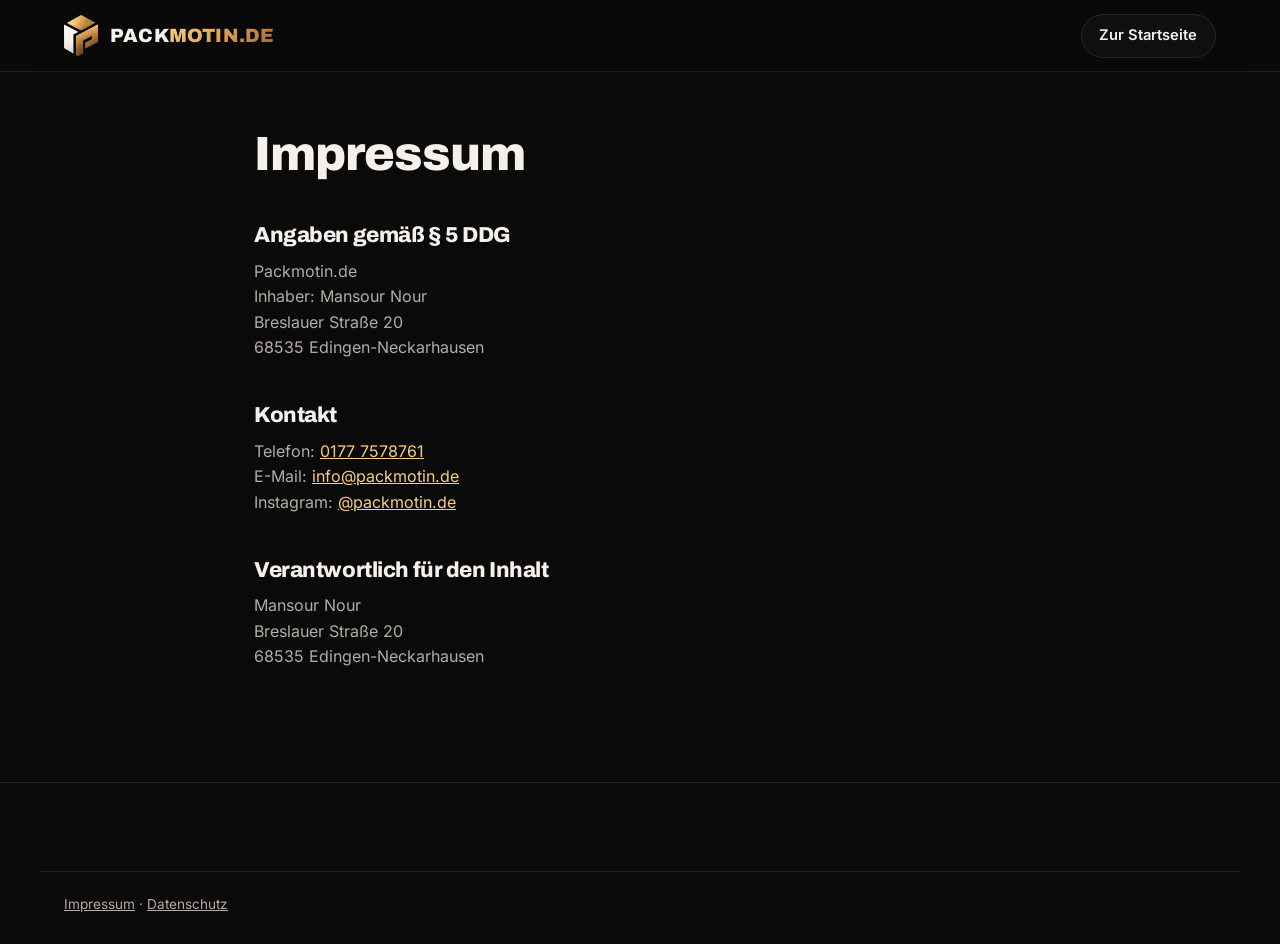
<file: impressum.html>
<!doctype html>
<html lang="de">
<head>
  <meta charset="utf-8">
  <meta name="viewport" content="width=device-width, initial-scale=1">
  <title>Impressum – Packmotin</title>
  <meta name="robots" content="noindex, follow">
  <link rel="icon" href="/favicon.ico" sizes="48x48">
  <link rel="apple-touch-icon" href="/apple-touch-icon.png">
  <link rel="stylesheet" href="styles.css">
</head>
<body>
  <header class="site-header scrolled">
    <div class="container header-inner">
      <a class="brand" href="index.html" aria-label="Packmotin – zur Startseite">
        <img src="assets/logo-mark.png" alt="" width="34" height="41">
        <span class="brand-text"><span class="brand-pack">PACK</span><span class="brand-motin">MOTIN.DE</span></span>
      </a>
      <a class="btn btn-ghost btn-sm" href="index.html">Zur Startseite</a>
    </div>
  </header>
  <main class="legal">
    <div class="container narrow">
      <h1>Impressum</h1>
      <h2>Angaben gemäß § 5 DDG</h2>
      <p>Packmotin.de<br>
      Inhaber: Mansour Nour<br>
      Breslauer Straße 20<br>
      68535 Edingen-Neckarhausen</p>
      <h2>Kontakt</h2>
      <p>Telefon: <a href="tel:+491777578761">0177 7578761</a><br>
      E-Mail: <a href="mailto:info@packmotin.de?subject=Anfrage%20%C3%BCber%20packmotin.de">info@packmotin.de</a><br>
      Instagram: <a href="https://ig.me/m/packmotin.de">@packmotin.de</a></p>
      <h2>Verantwortlich für den Inhalt</h2>
      <p>Mansour Nour<br>
      Breslauer Straße 20<br>
      68535 Edingen-Neckarhausen</p>
    </div>
  </main>
  <footer class="site-footer">
    <div class="container footer-bottom">
      <p><a href="impressum.html">Impressum</a> · <a href="datenschutz.html">Datenschutz</a></p>
    </div>
  </footer>
</body>
</html>
</file>
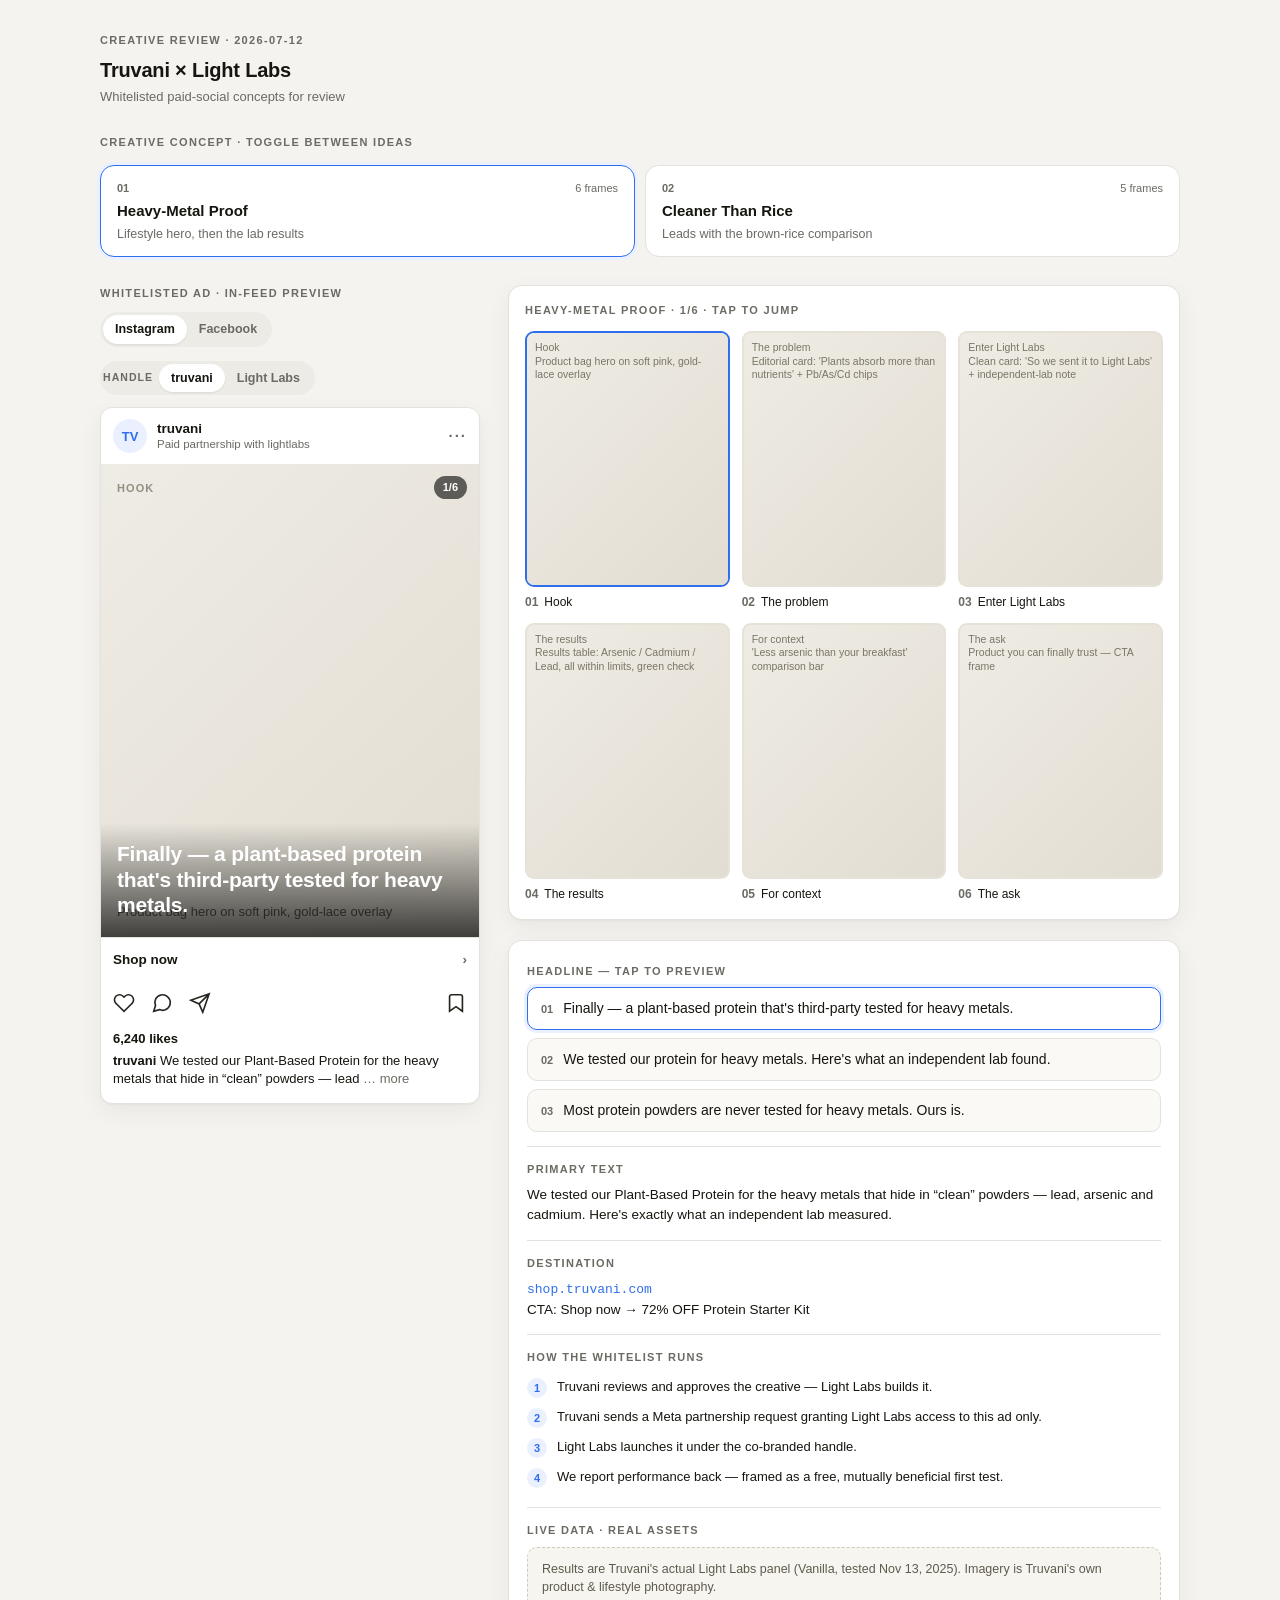
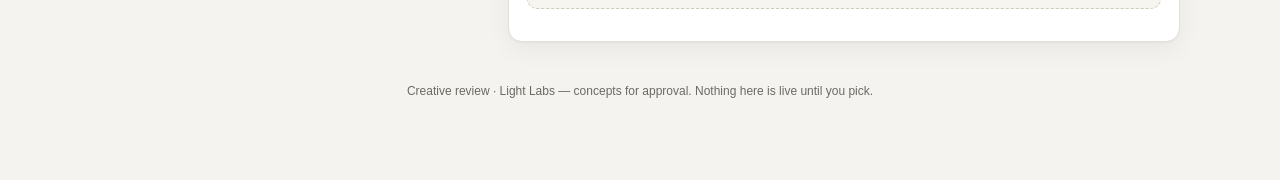
<file: .claude/skills/ad-creative/assets/creative-review-template.html>
<!DOCTYPE html>
<!--
  Creative Review Page — a shareable ad-creative approval artifact.

  HOW TO USE (agents): replace the JSON inside <script id="review-data"> below
  with the real project. Everything else renders from it. The file is
  self-contained — no build, no network, no dependencies. Open it in a browser,
  host it on any static host (Vercel/Netlify/GitHub Pages), or hand off the
  single .html file.

  THE DATA BLOCK IS JSON, NOT JAVASCRIPT:
    - double-quoted keys and strings, no comments, no trailing commas
    - it is inert data (parsed with JSON.parse), so a value can never execute
    - SECURITY: escape every literal "<" in your text values as \u003c so a
      value like "</script>" can never break out of the tag. All values are
      also HTML-escaped again at render time.

  DATA SHAPE — see references/creative-review-page.md for the annotated spec.
  Images: each frame's "image" may be a local path/file URL or a data URI.
  Remote and protocol-relative URLs are blocked; package images with the page.
  If omitted (or the file is missing), a placeholder shows the frame label +
  the image prompt — use this for concepts not yet rendered to image.
-->
<html lang="en">
<head>
<meta charset="utf-8" />
<meta name="viewport" content="width=device-width, initial-scale=1" />
<title>Creative Review</title>
<style>
  :root {
    --bg: #f4f3f0; --card: #ffffff; --ink: #16150f; --muted: #6b6a63;
    --line: #e4e2dc; --accent: #2f6fed; --accent-soft: #eaf0fe;
    --radius: 14px; --shadow: 0 1px 2px rgba(0,0,0,.04), 0 8px 24px rgba(0,0,0,.05);
  }
  * { box-sizing: border-box; }
  body { margin: 0; background: var(--bg); color: var(--ink);
    font: 15px/1.5 -apple-system, BlinkMacSystemFont, "Segoe UI", Roboto, Helvetica, Arial, sans-serif;
    -webkit-font-smoothing: antialiased; }
  .wrap { max-width: 1120px; margin: 0 auto; padding: 32px 20px 80px; }
  .eyebrow { font-size: 11px; font-weight: 700; letter-spacing: .12em; text-transform: uppercase; color: var(--muted); }
  a { color: var(--accent); }

  header.project { margin-bottom: 28px; }
  header.project h1 { font-size: 20px; margin: 6px 0 2px; letter-spacing: -.01em; }
  header.project .sub { color: var(--muted); font-size: 13px; }

  .concepts { display: grid; grid-template-columns: repeat(auto-fit, minmax(210px, 1fr)); gap: 10px; margin: 14px 0 28px; }
  .concept { text-align: left; background: var(--card); border: 1.5px solid var(--line); border-radius: var(--radius);
    padding: 14px 16px; cursor: pointer; transition: border-color .12s, box-shadow .12s; font: inherit; color: inherit; }
  .concept:hover { border-color: #cfcdc6; }
  .concept[aria-pressed="true"] { border-color: var(--accent); box-shadow: 0 0 0 3px var(--accent-soft); background: #fff; }
  .concept .row1 { display: flex; align-items: baseline; justify-content: space-between; gap: 8px; }
  .concept .num { font-size: 11px; font-weight: 700; color: var(--muted); }
  .concept .frames { font-size: 11px; color: var(--muted); }
  .concept .name { font-weight: 650; font-size: 15px; margin: 4px 0 3px; }
  .concept .tag { font-size: 12.5px; color: var(--muted); line-height: 1.35; }

  .grid { display: grid; grid-template-columns: minmax(0, 380px) minmax(0, 1fr); gap: 28px; align-items: start; }
  @media (max-width: 860px) { .grid { grid-template-columns: 1fr; } }
  .col-label { margin-bottom: 10px; }

  .toggles { display: flex; flex-wrap: wrap; gap: 14px; margin-bottom: 12px; }
  .seg { display: inline-flex; background: #ecebe6; border-radius: 999px; padding: 3px; }
  .seg button { border: 0; background: transparent; font: inherit; font-size: 12.5px; font-weight: 600; color: var(--muted);
    padding: 5px 12px; border-radius: 999px; cursor: pointer; }
  .seg button[aria-pressed="true"] { background: #fff; color: var(--ink); box-shadow: 0 1px 2px rgba(0,0,0,.08); }
  .seg .lbl { align-self: center; font-size: 10.5px; font-weight: 700; letter-spacing: .1em; text-transform: uppercase; color: var(--muted); margin-right: 6px; }

  .post { background: var(--card); border: 1px solid var(--line); border-radius: 12px; overflow: hidden; box-shadow: var(--shadow); }
  .post .top { display: flex; align-items: center; gap: 10px; padding: 11px 12px; }
  .post .avatar { width: 34px; height: 34px; border-radius: 50%; background: var(--accent-soft); color: var(--accent);
    display: grid; place-items: center; font-weight: 700; font-size: 13px; overflow: hidden; flex: none; }
  .post .avatar img { width: 100%; height: 100%; object-fit: cover; }
  .post .who { line-height: 1.2; }
  .post .who .name { font-weight: 650; font-size: 13.5px; }
  .post .who .partner { font-size: 11.5px; color: var(--muted); }
  .post .dots { margin-left: auto; color: var(--muted); font-weight: 700; letter-spacing: 2px; }
  .frame { position: relative; aspect-ratio: 4/5; background: #ded9d0; display: grid; }
  .frame img { width: 100%; height: 100%; object-fit: cover; grid-area: 1/1; z-index: 1; }
  .frame .ph { grid-area: 1/1; display: flex; flex-direction: column; justify-content: space-between; padding: 16px;
    background: linear-gradient(135deg,#efece5,#e2ddd2); }
  .frame .ph .plabel { font-size: 11px; font-weight: 700; letter-spacing: .1em; text-transform: uppercase; color: #948e80; }
  .frame .ph .pprompt { font-size: 13px; color: #5f5a4e; line-height: 1.4; }
  .frame .badge { position: absolute; top: 12px; left: 12px; z-index: 2; background: rgba(255,255,255,.92);
    font-size: 11.5px; font-weight: 600; padding: 5px 10px; border-radius: 999px; display: flex; align-items: center; gap: 5px; }
  .frame .counter { position: absolute; top: 12px; right: 12px; z-index: 2; background: rgba(0,0,0,.6); color: #fff; font-size: 11px;
    font-weight: 600; padding: 3px 9px; border-radius: 999px; }
  .frame .headline { position: absolute; left: 0; right: 0; bottom: 0; z-index: 2; padding: 18px 16px 20px; color: #fff;
    font-size: 21px; font-weight: 700; line-height: 1.2; letter-spacing: -.01em;
    background: linear-gradient(to top, rgba(0,0,0,.72), rgba(0,0,0,0)); }
  .frame .headline.light { color: var(--ink); background: linear-gradient(to top, rgba(255,255,255,.85), rgba(255,255,255,0)); }

  /* Instagram chrome */
  .ig-cta { display: flex; align-items: center; justify-content: space-between; padding: 12px; border-top: 1px solid var(--line);
    font-weight: 600; font-size: 13.5px; }
  .ig-cta .chev { color: var(--muted); }
  .ig-actions { display: flex; gap: 16px; padding: 10px 12px 2px; color: #26251f; }
  .ig-actions svg { width: 22px; height: 22px; }
  .ig-actions .save { margin-left: auto; }
  .likes { padding: 6px 12px 2px; font-weight: 650; font-size: 13px; }
  .caption { padding: 2px 12px 14px; font-size: 13px; line-height: 1.4; }
  .caption .h { font-weight: 650; }
  .caption .more { color: var(--muted); }

  /* Facebook chrome — link card below image + text actions */
  .fb-card { display: flex; align-items: center; gap: 12px; padding: 12px; background: #f3f4f6; border-top: 1px solid var(--line); }
  .fb-card .meta { min-width: 0; flex: 1; }
  .fb-card .dom { font-size: 11px; letter-spacing: .04em; text-transform: uppercase; color: var(--muted); }
  .fb-card .hl { font-size: 14px; font-weight: 650; line-height: 1.25; margin-top: 2px; overflow: hidden; }
  .fb-card .btn { flex: none; background: #e4e6eb; color: #050505; font-weight: 650; font-size: 12.5px; padding: 8px 14px; border-radius: 7px; }
  .fb-actions { display: flex; padding: 4px 12px; border-top: 1px solid var(--line); }
  .fb-actions span { flex: 1; text-align: center; padding: 8px 0; font-size: 13px; font-weight: 600; color: var(--muted); }

  .board { background: var(--card); border: 1px solid var(--line); border-radius: var(--radius); padding: 16px; box-shadow: var(--shadow); margin-bottom: 20px; }
  .board .frames-grid { display: grid; grid-template-columns: repeat(3, 1fr); gap: 12px; margin-top: 12px; }
  @media (max-width: 480px) { .board .frames-grid { grid-template-columns: repeat(2, 1fr); } }
  .thumb { border: 0; background: transparent; padding: 0; cursor: pointer; text-align: left; font: inherit; color: inherit; }
  .thumb .box { aspect-ratio: 4/5; border-radius: 9px; overflow: hidden; border: 2px solid transparent; background: #e7e2d8;
    display: grid; transition: border-color .12s; }
  .thumb[aria-current="true"] .box { border-color: var(--accent); }
  .thumb .box img { width: 100%; height: 100%; object-fit: cover; grid-area: 1/1; z-index: 1; }
  .thumb .box .mini { grid-area: 1/1; padding: 8px; font-size: 10.5px; color: #7a7566; line-height: 1.3;
    background: linear-gradient(135deg,#efece5,#e2ddd2); overflow: hidden; }
  .thumb .cap { margin-top: 6px; font-size: 12px; }
  .thumb .cap .n { color: var(--muted); font-weight: 700; margin-right: 6px; }

  .copy { background: var(--card); border: 1px solid var(--line); border-radius: var(--radius); padding: 18px; box-shadow: var(--shadow); }
  .copy .block { padding: 14px 0; border-top: 1px solid var(--line); }
  .copy .block:first-of-type { border-top: 0; padding-top: 4px; }
  .headline-opt { display: flex; gap: 10px; align-items: flex-start; width: 100%; text-align: left; font: inherit; color: inherit;
    background: #faf9f6; border: 1.5px solid var(--line); border-radius: 10px; padding: 11px 13px; cursor: pointer; margin-top: 8px; }
  .headline-opt[aria-pressed="true"] { border-color: var(--accent); background: #fff; box-shadow: 0 0 0 3px var(--accent-soft); }
  .headline-opt .n { font-size: 11px; font-weight: 700; color: var(--muted); margin-top: 2px; }
  .headline-opt .t { font-size: 14px; line-height: 1.35; }
  .kv { font-size: 13.5px; line-height: 1.5; }
  .kv .dest { color: var(--accent); font-family: ui-monospace, SFMono-Regular, Menlo, monospace; font-size: 13px; }
  .steps { margin: 8px 0 0; padding: 0; list-style: none; }
  .steps li { display: flex; gap: 10px; padding: 5px 0; font-size: 13px; line-height: 1.4; }
  .steps li .i { flex: none; width: 20px; height: 20px; border-radius: 50%; background: var(--accent-soft); color: var(--accent);
    display: grid; place-items: center; font-size: 11px; font-weight: 700; }
  .grounding { background: #f6f5ef; border: 1px dashed #cfcabb; border-radius: 10px; padding: 12px 14px; font-size: 12.5px; color: #5f5a4e; line-height: 1.45; margin-top: 8px; }
  .err { background: #fbeaea; border: 1px solid #e6b7b7; color: #8a2b2b; border-radius: 10px; padding: 14px 16px; font-size: 13px; }
  footer { margin-top: 40px; text-align: center; font-size: 12px; color: var(--muted); }
</style>
</head>
<body>

<!-- DATA — replace this JSON with your project (see the comment at the top of the file). -->
<script type="application/json" id="review-data">
{
  "project": {
    "brand": "Truvani",
    "agency": "Light Labs",
    "date": "2026-07-12",
    "note": "Whitelisted paid-social concepts for review"
  },
  "platforms": ["instagram", "facebook"],
  "concepts": [
    {
      "name": "Heavy-Metal Proof",
      "tagline": "Lifestyle hero, then the lab results",
      "handles": [
        { "name": "truvani", "partner": "Paid partnership with lightlabs", "initials": "TV" },
        { "name": "Light Labs", "partner": "Paid partnership with truvani", "initials": "LL" }
      ],
      "frames": [
        { "label": "Hook", "prompt": "Product bag hero on soft pink, gold-lace overlay", "headline": "Finally — a plant-based protein that's third-party tested for heavy metals.", "headlineTheme": "dark" },
        { "label": "The problem", "prompt": "Editorial card: 'Plants absorb more than nutrients' + Pb/As/Cd chips" },
        { "label": "Enter Light Labs", "prompt": "Clean card: 'So we sent it to Light Labs' + independent-lab note" },
        { "label": "The results", "prompt": "Results table: Arsenic / Cadmium / Lead, all within limits, green check" },
        { "label": "For context", "prompt": "'Less arsenic than your breakfast' comparison bar" },
        { "label": "The ask", "prompt": "Product you can finally trust — CTA frame", "headline": "Protein you can finally trust." }
      ],
      "headlines": [
        "Finally — a plant-based protein that's third-party tested for heavy metals.",
        "We tested our protein for heavy metals. Here's what an independent lab found.",
        "Most protein powders are never tested for heavy metals. Ours is."
      ],
      "likes": "6,240",
      "primaryText": "We tested our Plant-Based Protein for the heavy metals that hide in “clean” powders — lead, arsenic and cadmium. Here's exactly what an independent lab measured.",
      "destination": { "url": "shop.truvani.com", "cta": "Shop now", "offer": "72% OFF Protein Starter Kit" },
      "rollout": {
        "title": "How the whitelist runs",
        "steps": [
          "Truvani reviews and approves the creative — Light Labs builds it.",
          "Truvani sends a Meta partnership request granting Light Labs access to this ad only.",
          "Light Labs launches it under the co-branded handle.",
          "We report performance back — framed as a free, mutually beneficial first test."
        ]
      },
      "grounding": "Results are Truvani's actual Light Labs panel (Vanilla, tested Nov 13, 2025). Imagery is Truvani's own product & lifestyle photography."
    },
    {
      "name": "Cleaner Than Rice",
      "tagline": "Leads with the brown-rice comparison",
      "frames": [
        { "label": "Hook", "prompt": "Split visual: brown rice vs protein scoop", "headline": "Your “clean” brown rice protein? Test it.", "headlineTheme": "dark" },
        { "label": "The claim", "prompt": "Stat card comparing arsenic levels" },
        { "label": "The proof", "prompt": "Light Labs results table" },
        { "label": "The context", "prompt": "What the numbers mean, plainly" },
        { "label": "The ask", "prompt": "Starter-kit offer frame", "headline": "Trust the label. Then trust the test." }
      ],
      "headlines": [
        "Your “clean” brown rice protein? Test it.",
        "Brown rice protein is often the worst offender for arsenic. We checked ours.",
        "“Plant-based” doesn't mean “clean.” We have the lab panel to prove ours is."
      ],
      "primaryText": "Brown-rice protein is one of the most common sources of dietary arsenic. So we sent ours to an independent lab. Here's the panel.",
      "destination": { "url": "shop.truvani.com", "cta": "Shop now", "offer": "72% OFF Protein Starter Kit" },
      "grounding": "Comparison figures are from Truvani's Light Labs panel and published dietary-arsenic ranges. No competitor is named."
    }
  ]
}
</script>

<div class="wrap">
  <header class="project" id="project"></header>
  <div class="eyebrow">Creative concept · toggle between ideas</div>
  <div class="concepts" id="concepts"></div>
  <div class="grid">
    <section>
      <div class="eyebrow col-label" id="preview-label">In-feed preview</div>
      <div class="toggles" id="toggles"></div>
      <div class="post" id="post"></div>
    </section>
    <section>
      <div class="board">
        <div class="eyebrow" id="board-label">Storyboard · tap to jump</div>
        <div class="frames-grid" id="frames-grid"></div>
      </div>
      <div class="copy" id="copy"></div>
    </section>
  </div>
  <footer id="footer"></footer>
</div>

<script>
/* ============================================================================
   RENDER — generic; no need to edit when swapping the DATA JSON above.
   ========================================================================== */
const esc = (s) => String(s == null ? "" : s).replace(/[&<>"']/g, c => (
  { "&": "&amp;", "<": "&lt;", ">": "&gt;", '"': "&quot;", "'": "&#39;" }[c]));
const PLATFORMS = { instagram: "Instagram", facebook: "Facebook" };

let DATA;
try {
  DATA = JSON.parse(document.getElementById("review-data").textContent);
} catch (e) {
  document.querySelector(".wrap").innerHTML =
    '<div class="err"><b>Couldn\'t read the review data.</b><br/>The <code>#review-data</code> block must be valid JSON — double-quoted keys and strings, no comments, no trailing commas. Parser said: ' + esc(e.message) + '</div>';
  throw e;
}

function invalid(msg) {
  document.querySelector(".wrap").innerHTML =
    '<div class="err"><b>The review data is missing something.</b><br/>' + esc(msg) + '</div>';
  throw new Error(msg);
}
if (!DATA || !Array.isArray(DATA.concepts) || !DATA.concepts.length)
  invalid('"concepts" must be a non-empty array.');
DATA.concepts.forEach((c, i) => {
  if (!c || typeof c !== "object") invalid(`concepts[${i}] must be an object.`);
  if (!Array.isArray(c.frames) || !c.frames.length) invalid(`concepts[${i}].frames must be a non-empty array.`);
});

const state = { concept: 0, frame: 0, platform: null, handle: 0, headline: 0 };
const concept = () => DATA.concepts[state.concept];

// platforms restricted to the ones we can render; default to first valid
const platformList = () => (DATA.platforms || ["instagram"]).filter(p => PLATFORMS[p]);
state.platform = platformList()[0] || "instagram";

const heart = '<svg viewBox="0 0 24 24" fill="none" stroke="currentColor" stroke-width="1.8"><path d="M20.8 4.6a5.5 5.5 0 0 0-7.8 0L12 5.6l-1-1a5.5 5.5 0 1 0-7.8 7.8l1 1L12 21l7.8-7.6 1-1a5.5 5.5 0 0 0 0-7.8z"/></svg>';
const comment = '<svg viewBox="0 0 24 24" fill="none" stroke="currentColor" stroke-width="1.8"><path d="M21 11.5a8.4 8.4 0 0 1-11.8 7.7L3 21l1.9-6.2A8.4 8.4 0 1 1 21 11.5z"/></svg>';
const share = '<svg viewBox="0 0 24 24" fill="none" stroke="currentColor" stroke-width="1.8"><path d="M22 2 11 13M22 2l-7 20-4-9-9-4 20-7z"/></svg>';
const bookmark = '<svg viewBox="0 0 24 24" fill="none" stroke="currentColor" stroke-width="1.8"><path d="M19 21l-7-5-7 5V5a2 2 0 0 1 2-2h10a2 2 0 0 1 2 2z"/></svg>';

function renderProject() {
  const p = DATA.project || {};
  const line = [p.brand, p.agency && `× ${p.agency}`].filter(Boolean).join(" ");
  document.getElementById("project").innerHTML =
    `<div class="eyebrow">Creative review${p.date ? " · " + esc(p.date) : ""}</div>
     <h1>${esc(line || "Ad creative")}</h1>${p.note ? `<div class="sub">${esc(p.note)}</div>` : ""}`;
  document.getElementById("footer").innerHTML =
    `Creative review${p.agency ? " · " + esc(p.agency) : ""} — concepts for approval. Nothing here is live until you pick.`;
}

function renderConcepts() {
  document.getElementById("concepts").innerHTML = DATA.concepts.map((c, i) => `
    <button class="concept" aria-pressed="${i === state.concept}" data-i="${i}">
      <div class="row1"><span class="num">${String(i + 1).padStart(2, "0")}</span>
        <span class="frames">${c.frames.length} frame${c.frames.length === 1 ? "" : "s"}</span></div>
      <div class="name">${esc(c.name)}</div>
      <div class="tag">${esc(c.tagline || "")}</div>
    </button>`).join("");
  document.querySelectorAll(".concept").forEach(b =>
    b.onclick = () => { state.concept = +b.dataset.i; state.frame = 0; state.handle = 0; state.headline = 0; renderAll(); });
}

function handles() {
  return concept().handles || [{
    name: DATA.project?.brand || "brand",
    partner: DATA.project?.agency ? "Paid partnership with " + DATA.project.agency.toLowerCase() : "Sponsored",
    initials: (DATA.project?.brand || "AD").slice(0, 2).toUpperCase()
  }];
}

function renderToggles() {
  const plats = platformList(), hs = handles();
  let html = "";
  if (plats.length > 1) {
    html += `<div class="seg" role="group">${plats.map(p =>
      `<button data-plat="${esc(p)}" aria-pressed="${p === state.platform}">${esc(PLATFORMS[p])}</button>`).join("")}</div>`;
  }
  if (hs.length > 1) {
    html += `<div class="seg" role="group"><span class="lbl">Handle</span>${hs.map((h, i) =>
      `<button data-handle="${i}" aria-pressed="${i === state.handle}">${esc(h.name)}</button>`).join("")}</div>`;
  }
  const el = document.getElementById("toggles");
  el.innerHTML = html;
  el.querySelectorAll("[data-plat]").forEach(b => b.onclick = () => { state.platform = b.dataset.plat; renderToggles(); renderPost(); });
  el.querySelectorAll("[data-handle]").forEach(b => b.onclick = () => { state.handle = +b.dataset.handle; renderToggles(); renderPost(); });
  document.getElementById("preview-label").textContent = (hs.length > 1 ? "Whitelisted ad · " : "") + "In-feed preview";
}

// Classify with the browser URL parser; tabs/newlines and backslashes can hide a remote URL.
function localImageSource(value) {
  if (typeof value !== "string") return "";
  const syntax = value.replace(/[\t\n\r]/g, "").replace(/\\/g, "/")
    .replace(/^[\u0000-\u0020]+|[\u0000-\u0020]+$/g, "");
  if (/^\/\//.test(syntax)) return "";
  try {
    const base = new URL(document.baseURI);
    const image = new URL(value, base);
    if (image.protocol === "data:" || (image.protocol === "file:" && !image.host)) return value;
    // Hosted relative assets stay on the review page's origin; absolute network URLs stay blocked.
    if (!/^[a-z][a-z0-9+.-]*:/i.test(syntax) && image.origin === base.origin) return value;
  } catch (_) { /* An invalid source falls back to the placeholder. */ }
  return "";
}

// placeholder underneath + image on top; a missing/broken image removes itself → placeholder shows
function frameVisual(f, phCls) {
  const ph = `<div class="${phCls}"><div class="plabel">${esc(f.label)}</div><div class="pprompt">${esc(f.prompt || "")}</div></div>`;
  // Only local/relative or data: image sources — block remote URLs so the page stays offline and cannot beacon on open.
  const localImg = localImageSource(f.image);
  const img = localImg ? `<img src="${esc(localImg)}" alt="${esc(f.label)}" onerror="this.remove()" />` : "";
  return ph + img;
}

function frameHTML(c, f) {
  const total = c.frames.length;
  const headlineText = state.frame === 0 ? (c.headlines?.[state.headline] || f.headline || "") : (f.headline || "");
  const theme = f.headlineTheme === "light" ? " light" : "";
  return `<div class="frame">
      ${frameVisual(f, "ph")}
      <span class="counter">${state.frame + 1}/${total}</span>
      ${headlineText ? `<div class="headline${theme}">${esc(headlineText)}</div>` : ""}
    </div>`;
}

function renderPost() {
  const c = concept(), f = c.frames[state.frame], h = handles()[state.handle] || handles()[0];
  const dest = c.destination || {};
  const top = `<div class="top">
      <div class="avatar">${h.initials ? esc(h.initials) : ""}</div>
      <div class="who"><div class="name">${esc(h.name)}</div><div class="partner">${esc(h.partner || "Sponsored")}</div></div>
      <div class="dots">···</div>
    </div>`;

  let chrome;
  if (state.platform === "facebook") {
    const domain = dest.url ? esc(dest.url) : "";
    const hl = c.headlines?.[state.headline] || f.headline || dest.offer || "";
    chrome = `<div class="fb-card">
        <div class="meta"><div class="dom">${domain}</div><div class="hl">${esc(hl)}</div></div>
        ${dest.cta ? `<div class="btn">${esc(dest.cta)}</div>` : ""}
      </div>
      <div class="fb-actions"><span>Like</span><span>Comment</span><span>Share</span></div>`;
  } else {
    chrome = `<div class="ig-cta"><span>${esc(dest.cta || "Learn more")}</span><span class="chev">›</span></div>
      <div class="ig-actions">${heart}${comment}${share}<span class="save">${bookmark}</span></div>
      ${c.likes ? `<div class="likes">${esc(c.likes)} likes</div>` : ""}
      <div class="caption"><span class="h">${esc(h.name)}</span> ${esc((c.primaryText || "").slice(0, 90))}<span class="more"> … more</span></div>`;
  }

  document.getElementById("post").innerHTML = top + frameHTML(c, f) + chrome;
  document.getElementById("board-label").textContent = `${c.name} · ${state.frame + 1}/${c.frames.length} · tap to jump`;
}

function renderBoard() {
  const c = concept();
  document.getElementById("frames-grid").innerHTML = c.frames.map((f, i) => `
    <button class="thumb" aria-current="${i === state.frame}" data-i="${i}">
      <div class="box">${frameVisual(f, "mini")}</div>
      <div class="cap"><span class="n">${String(i + 1).padStart(2, "0")}</span>${esc(f.label)}</div>
    </button>`).join("");
  document.querySelectorAll(".thumb").forEach(b =>
    b.onclick = () => { state.frame = +b.dataset.i; renderPost(); renderBoard(); });
}

function renderCopy() {
  const c = concept(), dest = c.destination || {};
  let html = "";
  if (c.headlines?.length) {
    html += `<div class="block"><div class="eyebrow">Headline — tap to preview</div>${c.headlines.map((h, i) =>
      `<button class="headline-opt" aria-pressed="${i === state.headline}" data-i="${i}">
        <span class="n">${String(i + 1).padStart(2, "0")}</span><span class="t">${esc(h)}</span></button>`).join("")}</div>`;
  }
  if (c.primaryText) html += `<div class="block"><div class="eyebrow">Primary text</div><div class="kv" style="margin-top:8px">${esc(c.primaryText)}</div></div>`;
  if (dest.url || dest.cta) {
    html += `<div class="block"><div class="eyebrow">Destination</div><div class="kv" style="margin-top:8px">
      ${dest.url ? `<span class="dest">${esc(dest.url)}</span><br/>` : ""}
      ${dest.cta ? `CTA: ${esc(dest.cta)}` : ""}${dest.offer ? ` → ${esc(dest.offer)}` : ""}</div></div>`;
  }
  if (c.rollout?.steps?.length) {
    html += `<div class="block"><div class="eyebrow">${esc(c.rollout.title || "How it runs")}</div>
      <ol class="steps">${c.rollout.steps.map((s, i) => `<li><span class="i">${i + 1}</span><span>${esc(s)}</span></li>`).join("")}</ol></div>`;
  }
  if (c.grounding) html += `<div class="block"><div class="eyebrow">Live data · real assets</div><div class="grounding">${esc(c.grounding)}</div></div>`;
  const el = document.getElementById("copy");
  el.innerHTML = html;
  el.querySelectorAll(".headline-opt").forEach(b =>
    b.onclick = () => { state.headline = +b.dataset.i; state.frame = 0; renderPost(); renderBoard(); renderCopy(); });
}

function renderAll() { renderConcepts(); renderToggles(); renderPost(); renderBoard(); renderCopy(); }
renderProject();
renderAll();
</script>
</body>
</html>
</file>
<file: styles.css>
/* Fonts (self-hosted, SIL OFL) */
@font-face {
  font-family: "Archivo";
  font-style: normal;
  font-weight: 100 900;
  font-display: swap;
  src: url("assets/fonts/archivo-latin-wght-normal.woff2") format("woff2-variations");
  unicode-range: U+0000-00FF, U+0131, U+0152-0153, U+02BB-02BC, U+02C6, U+02DA, U+02DC, U+0304, U+0308, U+0329, U+2000-206F, U+20AC, U+2122, U+2191, U+2193, U+2212, U+2215, U+FEFF, U+FFFD;
}
@font-face {
  font-family: "Archivo";
  font-style: normal;
  font-weight: 100 900;
  font-display: swap;
  src: url("assets/fonts/archivo-latin-ext-wght-normal.woff2") format("woff2-variations");
  unicode-range: U+0100-02BA, U+02BD-02C5, U+02C7-02CC, U+02CE-02D7, U+02DD-02FF, U+0304, U+0308, U+0329, U+1D00-1DBF, U+1E00-1E9F, U+1EF2-1EFF, U+2020, U+20A0-20AB, U+20AD-20C0, U+2113, U+2C60-2C7F, U+A720-A7FF;
}
@font-face {
  font-family: "Inter";
  font-style: normal;
  font-weight: 100 900;
  font-display: swap;
  src: url("assets/fonts/inter-latin-wght-normal.woff2") format("woff2-variations");
  unicode-range: U+0000-00FF, U+0131, U+0152-0153, U+02BB-02BC, U+02C6, U+02DA, U+02DC, U+0304, U+0308, U+0329, U+2000-206F, U+20AC, U+2122, U+2191, U+2193, U+2212, U+2215, U+FEFF, U+FFFD;
}
@font-face {
  font-family: "Inter";
  font-style: normal;
  font-weight: 100 900;
  font-display: swap;
  src: url("assets/fonts/inter-latin-ext-wght-normal.woff2") format("woff2-variations");
  unicode-range: U+0100-02BA, U+02BD-02C5, U+02C7-02CC, U+02CE-02D7, U+02DD-02FF, U+0304, U+0308, U+0329, U+1D00-1DBF, U+1E00-1E9F, U+1EF2-1EFF, U+2020, U+20A0-20AB, U+20AD-20C0, U+2113, U+2C60-2C7F, U+A720-A7FF;
}

/* Tokens */
:root {
  color-scheme: dark;
  --bg: #0a0a0a;
  --bg-alt: #110f0d;
  --surface: #171411;
  --surface-2: #1f1b17;
  --border: rgba(255, 255, 255, 0.09);
  --border-strong: rgba(232, 176, 104, 0.35);
  --text: #f5f1ea;
  --muted: #b3aca3;
  --gold-1: #f7cd80;
  --gold-2: #dca35c;
  --gold-3: #a8692f;
  --gold: #e3ab63;
  --gold-gradient: linear-gradient(135deg, var(--gold-1) 0%, var(--gold-2) 48%, var(--gold-3) 100%);
  --on-gold: #140d05;
  --danger: #ff8a7a;
  --radius: 18px;
  --radius-sm: 12px;
  --shadow: 0 24px 60px -24px rgba(0, 0, 0, 0.8);
  --font-head: "Archivo", "Arial Black", system-ui, sans-serif;
  --font-body: "Inter", system-ui, -apple-system, "Segoe UI", Roboto, sans-serif;
  --ease: cubic-bezier(0.2, 0.7, 0.2, 1);
  --header-h: 72px;
}

/* Base */
*, *::before, *::after { box-sizing: border-box; }
html { scroll-behavior: smooth; scroll-padding-top: calc(var(--header-h) + 16px); -webkit-text-size-adjust: 100%; }
body {
  margin: 0;
  background: var(--bg);
  color: var(--text);
  font-family: var(--font-body);
  font-size: 1rem;
  line-height: 1.6;
  -webkit-font-smoothing: antialiased;
  overflow-x: hidden;
}
img { max-width: 100%; height: auto; display: block; }
[hidden] { display: none !important; }
a { color: inherit; }
h1, h2, h3 { font-family: var(--font-head); line-height: 1.1; margin: 0 0 0.5em; letter-spacing: -0.02em; text-wrap: balance; }
h1 { font-size: clamp(2.6rem, 6.4vw, 5rem); font-weight: 850; }
h2 { font-size: clamp(1.9rem, 4vw, 3rem); font-weight: 800; }
h3 { font-size: 1.2rem; font-weight: 700; letter-spacing: -0.01em; }
p { margin: 0 0 1em; }
:focus-visible { outline: 2px solid var(--gold-1); outline-offset: 3px; border-radius: 6px; }
::selection { background: var(--gold-2); color: var(--on-gold); }

.icon { width: 1.25em; height: 1.25em; fill: none; stroke: currentColor; stroke-width: 2; stroke-linecap: round; stroke-linejoin: round; flex-shrink: 0; }

.container { width: 100%; max-width: 1200px; margin: 0 auto; padding: 0 24px; }
.container.narrow { max-width: 820px; }
@media (max-width: 480px) { .container { padding: 0 16px; } }

.skip-link { position: absolute; left: 16px; top: -48px; z-index: 100; background: var(--gold); color: var(--on-gold); padding: 10px 16px; border-radius: 8px; font-weight: 600; text-decoration: none; transition: top 0.2s; }
.skip-link:focus { top: 12px; }

.gold-text { background: var(--gold-gradient); -webkit-background-clip: text; background-clip: text; color: transparent; }
.eyebrow { font-size: 0.8rem; font-weight: 600; text-transform: uppercase; letter-spacing: 0.22em; color: var(--gold); margin-bottom: 1rem; }

/* Buttons */
.btn {
  display: inline-flex; align-items: center; justify-content: center; gap: 0.55em;
  min-height: 48px; padding: 0 1.5rem; border-radius: 999px;
  font: 600 1rem/1 var(--font-body); text-decoration: none; cursor: pointer;
  border: 1px solid transparent;
  transition: transform 0.2s var(--ease), box-shadow 0.2s var(--ease), background-color 0.2s, border-color 0.2s;
}
.btn .icon { width: 1.1em; height: 1.1em; transition: transform 0.2s var(--ease); }
.btn:hover .icon { transform: translateX(3px); }
.btn-gold { background: var(--gold-gradient); color: var(--on-gold); box-shadow: 0 10px 30px -12px rgba(227, 171, 99, 0.65); }
.btn-gold:hover { transform: translateY(-2px); box-shadow: 0 16px 36px -12px rgba(227, 171, 99, 0.8); }
.btn-gold:active { transform: translateY(0); }
.btn-ghost { border-color: var(--border); color: var(--text); background: rgba(255, 255, 255, 0.03); }
.btn-ghost:hover { border-color: var(--border-strong); background: rgba(255, 255, 255, 0.06); }
.btn-sm { min-height: 44px; padding: 0 1.1rem; font-size: 0.92rem; }
.btn-block { width: 100%; }

/* Header */
.site-header {
  position: fixed; inset: 0 0 auto 0; z-index: 50; height: var(--header-h);
  transition: background-color 0.3s, border-color 0.3s, backdrop-filter 0.3s;
  border-bottom: 1px solid transparent;
}
.site-header.scrolled { background: rgba(10, 10, 10, 0.78); backdrop-filter: blur(14px); -webkit-backdrop-filter: blur(14px); border-bottom-color: var(--border); }
.header-inner { height: 100%; display: flex; align-items: center; justify-content: space-between; gap: 24px; }
.brand { display: inline-flex; align-items: center; gap: 12px; text-decoration: none; }
.brand img { width: 34px; height: auto; }
.brand-text { font: 850 1.2rem/1 var(--font-head); letter-spacing: 0.01em; }
.brand-pack { color: var(--text); }
.brand-motin { background: var(--gold-gradient); -webkit-background-clip: text; background-clip: text; color: transparent; }
.nav { display: flex; align-items: center; gap: 28px; }
.nav a:not(.btn) { color: var(--muted); text-decoration: none; font-weight: 500; font-size: 0.95rem; transition: color 0.2s; padding: 10px 0; }
.nav a:not(.btn):hover { color: var(--text); }
.nav-check { position: absolute; width: 1px; height: 1px; opacity: 0; pointer-events: none; }
.nav-toggle { display: none; width: 44px; height: 44px; border-radius: 12px; border: 1px solid var(--border); background: rgba(255, 255, 255, 0.04); color: var(--text); cursor: pointer; align-items: center; justify-content: center; }

@media (max-width: 900px) {
  .nav-toggle { display: inline-flex; }
  .nav {
    position: fixed; top: var(--header-h); left: 0; right: 0;
    flex-direction: column; align-items: stretch; gap: 4px;
    padding: 16px; background: var(--bg); border-bottom: 1px solid var(--border); box-shadow: 0 30px 60px -20px rgba(0, 0, 0, 0.9);
    transform: translateY(-8px); opacity: 0; visibility: hidden;
    transition: opacity 0.2s, transform 0.2s var(--ease), visibility 0.2s;
  }
  .nav.open, .nav-check:checked ~ .nav { transform: none; opacity: 1; visibility: visible; }
  .nav a:not(.btn) { padding: 14px 8px; font-size: 1.05rem; border-bottom: 1px solid var(--border); }
  .nav-cta { margin-top: 12px; }
  .site-header:has(.nav-check:checked), .site-header:has(.nav.open) { background: rgba(10, 10, 10, 0.97); }
}

/* Hero */
.hero { position: relative; padding: calc(var(--header-h) + 64px) 0 96px; overflow: hidden; }
.hero-glow {
  position: absolute; inset: -20% -10% auto auto; width: 70vw; height: 70vw; max-width: 900px; max-height: 900px;
  background: radial-gradient(closest-side, rgba(227, 171, 99, 0.22), rgba(227, 171, 99, 0.05) 60%, transparent 75%);
  pointer-events: none;
}
.hero::after {
  content: ""; position: absolute; inset: 0; pointer-events: none;
  background-image: linear-gradient(rgba(255,255,255,0.03) 1px, transparent 1px), linear-gradient(90deg, rgba(255,255,255,0.03) 1px, transparent 1px);
  background-size: 56px 56px;
  mask-image: radial-gradient(ellipse at 70% 40%, #000 0%, transparent 65%);
  -webkit-mask-image: radial-gradient(ellipse at 70% 40%, #000 0%, transparent 65%);
}
.hero-grid { position: relative; z-index: 1; display: grid; grid-template-columns: 1.1fr 0.9fr; gap: 48px; align-items: center; }
.lead { font-size: clamp(1.05rem, 1.6vw, 1.2rem); color: var(--muted); max-width: 36em; }
.hero-actions { display: flex; flex-wrap: wrap; gap: 12px; margin: 32px 0 28px; }
.hero-points { list-style: none; padding: 0; margin: 0; display: flex; flex-wrap: wrap; gap: 10px 24px; color: var(--muted); font-size: 0.95rem; }
.hero-points li { display: inline-flex; align-items: center; gap: 8px; }
.hero-points .icon { color: var(--gold); width: 1.1em; height: 1.1em; }

.hero-visual { position: relative; display: grid; place-items: center end; min-height: 460px; }
.hero-mark { width: min(78%, 360px); filter: drop-shadow(0 30px 60px rgba(227, 171, 99, 0.25)); animation: float 7s ease-in-out infinite; }
@keyframes float { 0%, 100% { transform: translateY(0); } 50% { transform: translateY(-14px); } }

.order-card {
  position: absolute; left: -24px; bottom: -12px; width: min(320px, 92%);
  background: rgba(23, 20, 17, 0.82); backdrop-filter: blur(16px); -webkit-backdrop-filter: blur(16px);
  border: 1px solid var(--border); border-radius: var(--radius); padding: 18px 20px; box-shadow: var(--shadow);
}
.order-head { display: flex; align-items: center; gap: 8px; margin-bottom: 14px; font-size: 0.9rem; }
.order-label { color: var(--muted); }
.order-id { font-weight: 700; }
.status-pill { margin-left: auto; font-size: 0.75rem; font-weight: 600; padding: 4px 10px; border-radius: 999px; background: rgba(227, 171, 99, 0.14); color: var(--gold-1); border: 1px solid var(--border-strong); }
.order-steps { list-style: none; margin: 0; padding: 0; display: grid; gap: 10px; font-size: 0.9rem; }
.order-steps li { display: flex; align-items: center; gap: 10px; color: var(--muted); }
.order-steps li.done { color: var(--text); }
.order-steps .dot { width: 22px; height: 22px; border-radius: 50%; display: grid; place-items: center; border: 1.5px solid var(--border); flex-shrink: 0; }
.order-steps .done .dot { background: var(--gold-gradient); border-color: transparent; color: var(--on-gold); }
.order-steps .done .dot .icon { width: 13px; height: 13px; stroke-width: 3; }
.order-steps .active { color: var(--gold-1); font-weight: 500; }
.order-steps .active .dot { border-color: var(--gold); position: relative; }
.order-steps .active .dot::after { content: ""; width: 8px; height: 8px; border-radius: 50%; background: var(--gold); animation: pulse 1.8s ease-out infinite; }
@keyframes pulse { 0% { box-shadow: 0 0 0 0 rgba(227, 171, 99, 0.6); } 100% { box-shadow: 0 0 0 10px rgba(227, 171, 99, 0); } }

@media (max-width: 900px) {
  .hero { padding-top: calc(var(--header-h) + 40px); padding-bottom: 72px; }
  .hero-grid { grid-template-columns: 1fr; }
  .hero-visual { min-height: 0; place-items: center; gap: 28px; }
  .hero-mark { width: min(60%, 260px); }
  .order-card { position: relative; left: auto; bottom: auto; width: 100%; max-width: 360px; }
}

/* Strip */
.strip { border-block: 1px solid var(--border); background: var(--bg-alt); }
.strip-grid { display: grid; grid-template-columns: repeat(4, 1fr); }
.strip-item { display: flex; gap: 14px; align-items: flex-start; padding: 28px 20px; }
.strip-item + .strip-item { border-left: 1px solid var(--border); }
.strip-item .icon { color: var(--gold); width: 26px; height: 26px; margin-top: 2px; }
.strip-item strong { display: block; font-family: var(--font-head); font-size: 1.02rem; margin-bottom: 2px; }
.strip-item span { color: var(--muted); font-size: 0.9rem; line-height: 1.45; display: block; }
@media (max-width: 900px) {
  .strip-grid { grid-template-columns: 1fr 1fr; }
  .strip-item:nth-child(3) { border-left: 0; }
  .strip-item:nth-child(n+3) { border-top: 1px solid var(--border); }
}
@media (max-width: 560px) {
  .strip-grid { grid-template-columns: 1fr; }
  .strip-item + .strip-item { border-left: 0; border-top: 1px solid var(--border); }
  .strip-item { padding: 20px 4px; }
}

/* Sections */
.section { padding: 112px 0; position: relative; }
.section-alt { background: var(--bg-alt); }
.section-head { max-width: 720px; margin-bottom: 56px; }
.section-lead { color: var(--muted); font-size: 1.1rem; }
@media (max-width: 700px) { .section { padding: 80px 0; } .section-head { margin-bottom: 40px; } }

/* Cards */
.cards { display: grid; grid-template-columns: repeat(3, 1fr); gap: 20px; }
.card {
  position: relative; padding: 32px 28px; border-radius: var(--radius);
  background: linear-gradient(180deg, var(--surface) 0%, rgba(23, 20, 17, 0.6) 100%);
  border: 1px solid var(--border);
  transition: transform 0.25s var(--ease), border-color 0.25s, box-shadow 0.25s;
}
.card:hover { transform: translateY(-4px); border-color: var(--border-strong); box-shadow: var(--shadow); }
.card p { color: var(--muted); margin: 0; }
.card-icon { width: 52px; height: 52px; border-radius: 14px; display: grid; place-items: center; margin-bottom: 22px; background: rgba(227, 171, 99, 0.1); border: 1px solid var(--border-strong); color: var(--gold-1); }
.card-icon .icon { width: 24px; height: 24px; }
.card-highlight { background: linear-gradient(160deg, rgba(227, 171, 99, 0.16), rgba(23, 20, 17, 0.9) 55%); border-color: var(--border-strong); }
.card-link { display: inline-flex; align-items: center; gap: 6px; margin-top: 18px; color: var(--gold-1); font-weight: 600; text-decoration: none; padding: 6px 0; }
.card-link .icon { width: 1em; height: 1em; transition: transform 0.2s var(--ease); }
.card-link:hover .icon { transform: translateX(3px); }
@media (max-width: 960px) { .cards { grid-template-columns: 1fr 1fr; } }
@media (max-width: 620px) { .cards { grid-template-columns: 1fr; } .card { padding: 26px 22px; } }

/* Split */
.split { display: grid; grid-template-columns: 1fr 1fr; gap: 64px; align-items: center; }
.checklist { list-style: none; padding: 0; margin: 8px 0 32px; display: grid; gap: 14px; }
.checklist li { display: flex; gap: 12px; align-items: flex-start; }
.checklist .icon { color: var(--on-gold); background: var(--gold-gradient); border-radius: 50%; padding: 4px; width: 24px; height: 24px; stroke-width: 3; margin-top: 1px; }
@media (max-width: 900px) { .split { grid-template-columns: 1fr; gap: 48px; } }

.content-tiles { display: grid; grid-template-columns: 1fr 1fr; grid-auto-rows: 170px; gap: 16px; }
.tile {
  border-radius: var(--radius); border: 1px solid var(--border); padding: 22px;
  display: flex; flex-direction: column; justify-content: space-between;
  background: var(--surface); font-family: var(--font-head); font-weight: 700; font-size: 1.1rem;
  transition: transform 0.3s var(--ease), border-color 0.3s;
}
.tile:hover { transform: translateY(-4px); border-color: var(--border-strong); }
.tile .icon { width: 30px; height: 30px; color: var(--gold-1); }
.tile-a { grid-row: span 2; background: radial-gradient(circle at 30% 20%, rgba(247, 205, 128, 0.28), transparent 60%), var(--surface); }
.tile-b { background: linear-gradient(140deg, var(--surface-2), var(--surface)); }
.tile-c { background: var(--gold-gradient); color: var(--on-gold); border-color: transparent; }
.tile-c .icon { color: var(--on-gold); }
.tile-d { grid-column: span 2; flex-direction: row; align-items: center; justify-content: flex-start; gap: 14px; }
@media (max-width: 480px) { .content-tiles { grid-auto-rows: 130px; } .tile { padding: 18px; font-size: 1rem; } }

/* Steps */
.steps { list-style: none; padding: 0; margin: 0; display: grid; grid-template-columns: repeat(4, 1fr); gap: 20px; counter-reset: none; }
.step { position: relative; padding: 28px 24px 24px; border-radius: var(--radius); border: 1px solid var(--border); background: var(--surface); }
.step p { color: var(--muted); margin: 0; font-size: 0.97rem; }
.step-num { display: block; font: 850 2.6rem/1 var(--font-head); margin-bottom: 18px; background: var(--gold-gradient); -webkit-background-clip: text; background-clip: text; color: transparent; }
.step:not(:last-child)::after {
  content: ""; position: absolute; top: 50px; right: -21px; width: 22px; height: 1px;
  background: linear-gradient(90deg, var(--gold), transparent);
}
@media (max-width: 960px) { .steps { grid-template-columns: 1fr 1fr; } .step::after { display: none; } }
@media (max-width: 560px) { .steps { grid-template-columns: 1fr; } }

/* Audience */
.audience { display: grid; grid-template-columns: repeat(3, 1fr); gap: 20px; }
.audience-item { padding: 32px 28px; border-radius: var(--radius); border: 1px solid var(--border); background: var(--bg); border-top: 3px solid var(--gold); }
.audience-item p { color: var(--muted); margin: 0; }
@media (max-width: 860px) { .audience { grid-template-columns: 1fr; } }

/* FAQ */
.faq { display: grid; gap: 12px; }
.faq details { border: 1px solid var(--border); border-radius: var(--radius-sm); background: var(--surface); transition: border-color 0.2s; }
.faq details[open] { border-color: var(--border-strong); }
.faq summary {
  list-style: none; cursor: pointer; display: flex; justify-content: space-between; align-items: center; gap: 16px;
  padding: 20px 22px; font-weight: 600; font-size: 1.05rem; min-height: 44px;
}
.faq summary::-webkit-details-marker { display: none; }
.faq summary .icon { color: var(--gold); transition: transform 0.25s var(--ease); }
.faq details[open] summary .icon { transform: rotate(180deg); }
.faq details p { padding: 0 22px 20px; margin: 0; color: var(--muted); }

/* Contact */
.section-cta { background: radial-gradient(ellipse at 15% 0%, rgba(227, 171, 99, 0.14), transparent 55%), var(--bg-alt); border-top: 1px solid var(--border); }
.contact-list { list-style: none; padding: 0; margin: 24px 0 0; display: grid; gap: 14px; }
.contact-list li { display: flex; align-items: center; gap: 12px; color: var(--muted); }
.contact-list .icon { color: var(--gold); }
.contact-list a { color: var(--text); text-decoration: none; border-bottom: 1px solid var(--border-strong); }
.contact-list a:hover { color: var(--gold-1); }
.quick-contact { display: flex; flex-wrap: wrap; gap: 10px; margin-top: 28px; }
@media (max-width: 560px) { .quick-contact .btn { flex: 1 1 100%; } }

.contact-form { background: var(--surface); border: 1px solid var(--border); border-radius: 24px; padding: 32px; box-shadow: var(--shadow); display: grid; gap: 18px; }
.field-row { display: grid; grid-template-columns: 1fr 1fr; gap: 18px; }
.field { display: grid; gap: 8px; border: 0; padding: 0; margin: 0; min-width: 0; }
.field label, .field legend { font-size: 0.9rem; font-weight: 500; color: var(--text); padding: 0; margin-bottom: 8px; }
.field label { margin-bottom: 0; }
input[type="text"], input[type="email"], input[type="tel"], textarea {
  width: 100%; font: inherit; font-size: 1rem; color: var(--text);
  background: var(--bg); border: 1px solid var(--border); border-radius: var(--radius-sm);
  padding: 12px 14px; min-height: 48px; transition: border-color 0.2s, box-shadow 0.2s;
}
textarea { resize: vertical; min-height: 120px; }
input::placeholder, textarea::placeholder { color: #8a837b; }
input:focus, textarea:focus { outline: none; border-color: var(--gold); box-shadow: 0 0 0 3px rgba(227, 171, 99, 0.2); }
[aria-invalid="true"] { border-color: var(--danger) !important; }
.chips { display: flex; flex-wrap: wrap; gap: 10px; }
.chip { position: relative; cursor: pointer; }
.chip input { position: absolute; opacity: 0; inset: 0; cursor: pointer; }
.chip span { display: inline-flex; align-items: center; min-height: 44px; padding: 0 16px; border-radius: 999px; border: 1px solid var(--border); background: var(--bg); color: var(--muted); font-size: 0.92rem; transition: all 0.2s; }
.chip input:checked + span { background: rgba(227, 171, 99, 0.14); border-color: var(--gold); color: var(--gold-1); }
.chip input:focus-visible + span { outline: 2px solid var(--gold-1); outline-offset: 2px; }
.consent { display: flex; gap: 12px; align-items: flex-start; font-size: 0.88rem; color: var(--muted); cursor: pointer; }
.consent input { width: 20px; height: 20px; margin: 2px 0 0; accent-color: var(--gold); flex-shrink: 0; cursor: pointer; }
.consent a { color: var(--gold-1); }
.form-error { color: var(--danger); margin: 0; font-size: 0.92rem; }
.form-note { margin: 0; font-size: 0.82rem; color: var(--muted); text-align: center; }
@media (max-width: 560px) { .field-row { grid-template-columns: 1fr; } .contact-form { padding: 22px 18px; } }

/* Footer */
.site-footer { border-top: 1px solid var(--border); padding: 56px 0 28px; }
.footer-grid { display: flex; justify-content: space-between; align-items: flex-start; gap: 32px; flex-wrap: wrap; }
.footer-logo { width: 220px; height: auto; margin-bottom: 14px; }
.footer-tag { color: var(--muted); margin: 0; max-width: 32ch; }
.footer-nav { display: flex; flex-wrap: wrap; gap: 6px 24px; }
.footer-nav a { color: var(--muted); text-decoration: none; padding: 10px 0; }
.footer-nav a:hover { color: var(--text); }
.footer-bottom { margin-top: 32px; padding-top: 22px; border-top: 1px solid var(--border); color: var(--muted); font-size: 0.85rem; }
.footer-bottom p { margin: 0; }

.footer-social { display: flex; gap: 10px; margin-top: 18px; }
.footer-social a { width: 44px; height: 44px; display: grid; place-items: center; border-radius: 12px; border: 1px solid var(--border); color: var(--muted); transition: color 0.2s, border-color 0.2s; }
.footer-social a:hover { color: var(--gold-1); border-color: var(--border-strong); }
.link-btn { background: none; border: 0; padding: 10px 0; font: inherit; color: var(--muted); cursor: pointer; text-decoration: underline; text-underline-offset: 3px; }
.link-btn:hover { color: var(--text); }
.faq details p a { color: var(--gold-1); }
.sr-only { position: absolute; width: 1px; height: 1px; padding: 0; margin: -1px; overflow: hidden; clip: rect(0, 0, 0, 0); white-space: nowrap; border: 0; }

/* Cookie banner */
.cookie {
  position: fixed; left: 24px; bottom: 24px; z-index: 80; width: min(440px, calc(100% - 32px));
  background: rgba(23, 20, 17, 0.97); backdrop-filter: blur(16px); -webkit-backdrop-filter: blur(16px);
  border: 1px solid var(--border-strong); border-radius: var(--radius); padding: 22px; box-shadow: var(--shadow);
}
.cookie[hidden] { display: none; }
.cookie-head { display: flex; align-items: center; gap: 10px; margin-bottom: 8px; }
.cookie-head .icon { color: var(--gold-1); width: 24px; height: 24px; }
.cookie h2 { font-size: 1.1rem; margin: 0; }
.cookie p { color: var(--muted); font-size: 0.9rem; margin-bottom: 14px; }
.cookie p a { color: var(--gold-1); }
.cookie-options { display: grid; gap: 10px; margin-bottom: 16px; }
.cookie-options[hidden] { display: none; }
.cookie-opt { display: flex; gap: 12px; align-items: flex-start; padding: 12px; border: 1px solid var(--border); border-radius: var(--radius-sm); cursor: pointer; font-size: 0.85rem; color: var(--muted); }
.cookie-opt input { width: 20px; height: 20px; margin: 1px 0 0; accent-color: var(--gold); flex-shrink: 0; }
.cookie-opt strong { display: block; color: var(--text); font-size: 0.92rem; }
.cookie-actions { display: flex; flex-wrap: wrap; gap: 8px 10px; align-items: center; }
@media (max-width: 560px) {
  .cookie { left: 16px; right: 16px; bottom: 16px; width: auto; padding: 18px; }
  .cookie-actions .btn { flex: 1 1 auto; }
}

/* Chatbot */
.chat-launcher {
  position: fixed; right: 24px; bottom: 24px; z-index: 70; width: 60px; height: 60px; border-radius: 50%;
  border: 0; cursor: pointer; display: grid; place-items: center;
  background: var(--gold-gradient); color: var(--on-gold); box-shadow: 0 14px 34px -10px rgba(227, 171, 99, 0.7);
  transition: transform 0.2s var(--ease);
}
.chat-launcher:hover { transform: scale(1.06); }
.chat-launcher .icon { width: 26px; height: 26px; }
.chat-launcher .icon-close, .chat-launcher[aria-expanded="true"] .icon-open { display: none; }
.chat-launcher[aria-expanded="true"] .icon-close { display: block; }
.cookie-open .chat-launcher { display: none; }
.chat {
  position: fixed; right: 24px; bottom: 96px; z-index: 75; width: min(380px, calc(100% - 32px)); height: min(560px, calc(100dvh - 130px));
  display: flex; flex-direction: column; overflow: hidden;
  background: var(--surface); border: 1px solid var(--border-strong); border-radius: 22px; box-shadow: var(--shadow);
}
.chat[hidden] { display: none; }
.chat-head { display: flex; align-items: center; gap: 12px; padding: 14px 16px; border-bottom: 1px solid var(--border); background: linear-gradient(160deg, rgba(227, 171, 99, 0.14), transparent 70%); }
.chat-head strong { display: block; font-family: var(--font-head); font-size: 1rem; }
.chat-status { display: block; font-size: 0.8rem; color: var(--muted); }
.chat-avatar { width: 40px; height: 40px; border-radius: 12px; display: grid; place-items: center; background: var(--gold-gradient); color: var(--on-gold); flex-shrink: 0; }
.chat-close { margin-left: auto; width: 44px; height: 44px; border-radius: 12px; border: 0; background: transparent; color: var(--muted); cursor: pointer; display: grid; place-items: center; }
.chat-close:hover { color: var(--text); background: rgba(255, 255, 255, 0.05); }
.chat-log { flex: 1; overflow-y: auto; padding: 16px; display: flex; flex-direction: column; gap: 10px; overscroll-behavior: contain; }
.msg { max-width: 86%; padding: 10px 14px; border-radius: 16px; font-size: 0.93rem; line-height: 1.5; white-space: pre-line; overflow-wrap: anywhere; }
.msg a { color: var(--gold-1); }
.msg-bot { background: var(--surface-2); border: 1px solid var(--border); border-bottom-left-radius: 6px; align-self: flex-start; }
.msg-user { background: var(--gold-gradient); color: var(--on-gold); border-bottom-right-radius: 6px; align-self: flex-end; }
.msg-typing { display: inline-flex; gap: 4px; }
.msg-typing span { width: 6px; height: 6px; border-radius: 50%; background: var(--muted); animation: blink 1.2s infinite; }
.msg-typing span:nth-child(2) { animation-delay: 0.2s; }
.msg-typing span:nth-child(3) { animation-delay: 0.4s; }
@keyframes blink { 0%, 80%, 100% { opacity: 0.3; } 40% { opacity: 1; } }
.chat-suggest { display: flex; gap: 8px; padding: 0 16px 10px; overflow-x: auto; scrollbar-width: none; }
.chat-suggest:empty { display: none; }
.chat-suggest button { flex-shrink: 0; min-height: 36px; padding: 0 12px; border-radius: 999px; border: 1px solid var(--border-strong); background: rgba(227, 171, 99, 0.08); color: var(--gold-1); font: 500 0.82rem var(--font-body); cursor: pointer; }
.chat-suggest button:hover { background: rgba(227, 171, 99, 0.16); }
.chat-form { display: flex; gap: 8px; padding: 12px; border-top: 1px solid var(--border); }
.chat-form input { flex: 1; min-height: 46px; padding: 0 14px; font: inherit; font-size: 1rem; color: var(--text); background: var(--bg); border: 1px solid var(--border); border-radius: 999px; }
.chat-form input:focus { outline: none; border-color: var(--gold); box-shadow: 0 0 0 3px rgba(227, 171, 99, 0.2); }
.chat-form button { width: 46px; height: 46px; border-radius: 50%; border: 0; cursor: pointer; display: grid; place-items: center; background: var(--gold-gradient); color: var(--on-gold); flex-shrink: 0; }
@media (max-width: 560px) {
  .chat-launcher { right: 16px; bottom: 16px; width: 56px; height: 56px; }
  .chat { right: 0; left: 0; bottom: 0; width: 100%; height: min(85dvh, 640px); border-radius: 22px 22px 0 0; border-bottom: 0; }
  .chat-open .chat-launcher { display: none; }
}

/* Legal pages */
.legal { padding: calc(var(--header-h) + 56px) 0 96px; }
.legal h1 { font-size: clamp(2rem, 5vw, 3rem); }
.legal h2 { font-size: 1.35rem; margin-top: 2em; }
.legal p, .legal li { color: var(--muted); }
.legal ul { padding-left: 1.2em; }
.legal li { margin-bottom: 0.35em; }
.legal strong { color: var(--text); font-weight: 600; }
.legal a { color: var(--gold-1); }
.legal .todo { color: var(--gold-1); background: rgba(227, 171, 99, 0.1); border: 1px dashed var(--border-strong); padding: 2px 6px; border-radius: 6px; }

/* Reveal on scroll */
.js .reveal { opacity: 0; transform: translateY(18px); transition: opacity 0.7s var(--ease), transform 0.7s var(--ease); }
.js .reveal.in { opacity: 1; transform: none; }

@media (prefers-reduced-motion: reduce) {
  html { scroll-behavior: auto; }
  *, *::before, *::after { animation: none !important; transition-duration: 0.01ms !important; }
  .js .reveal { opacity: 1; transform: none; }
}
</file>
